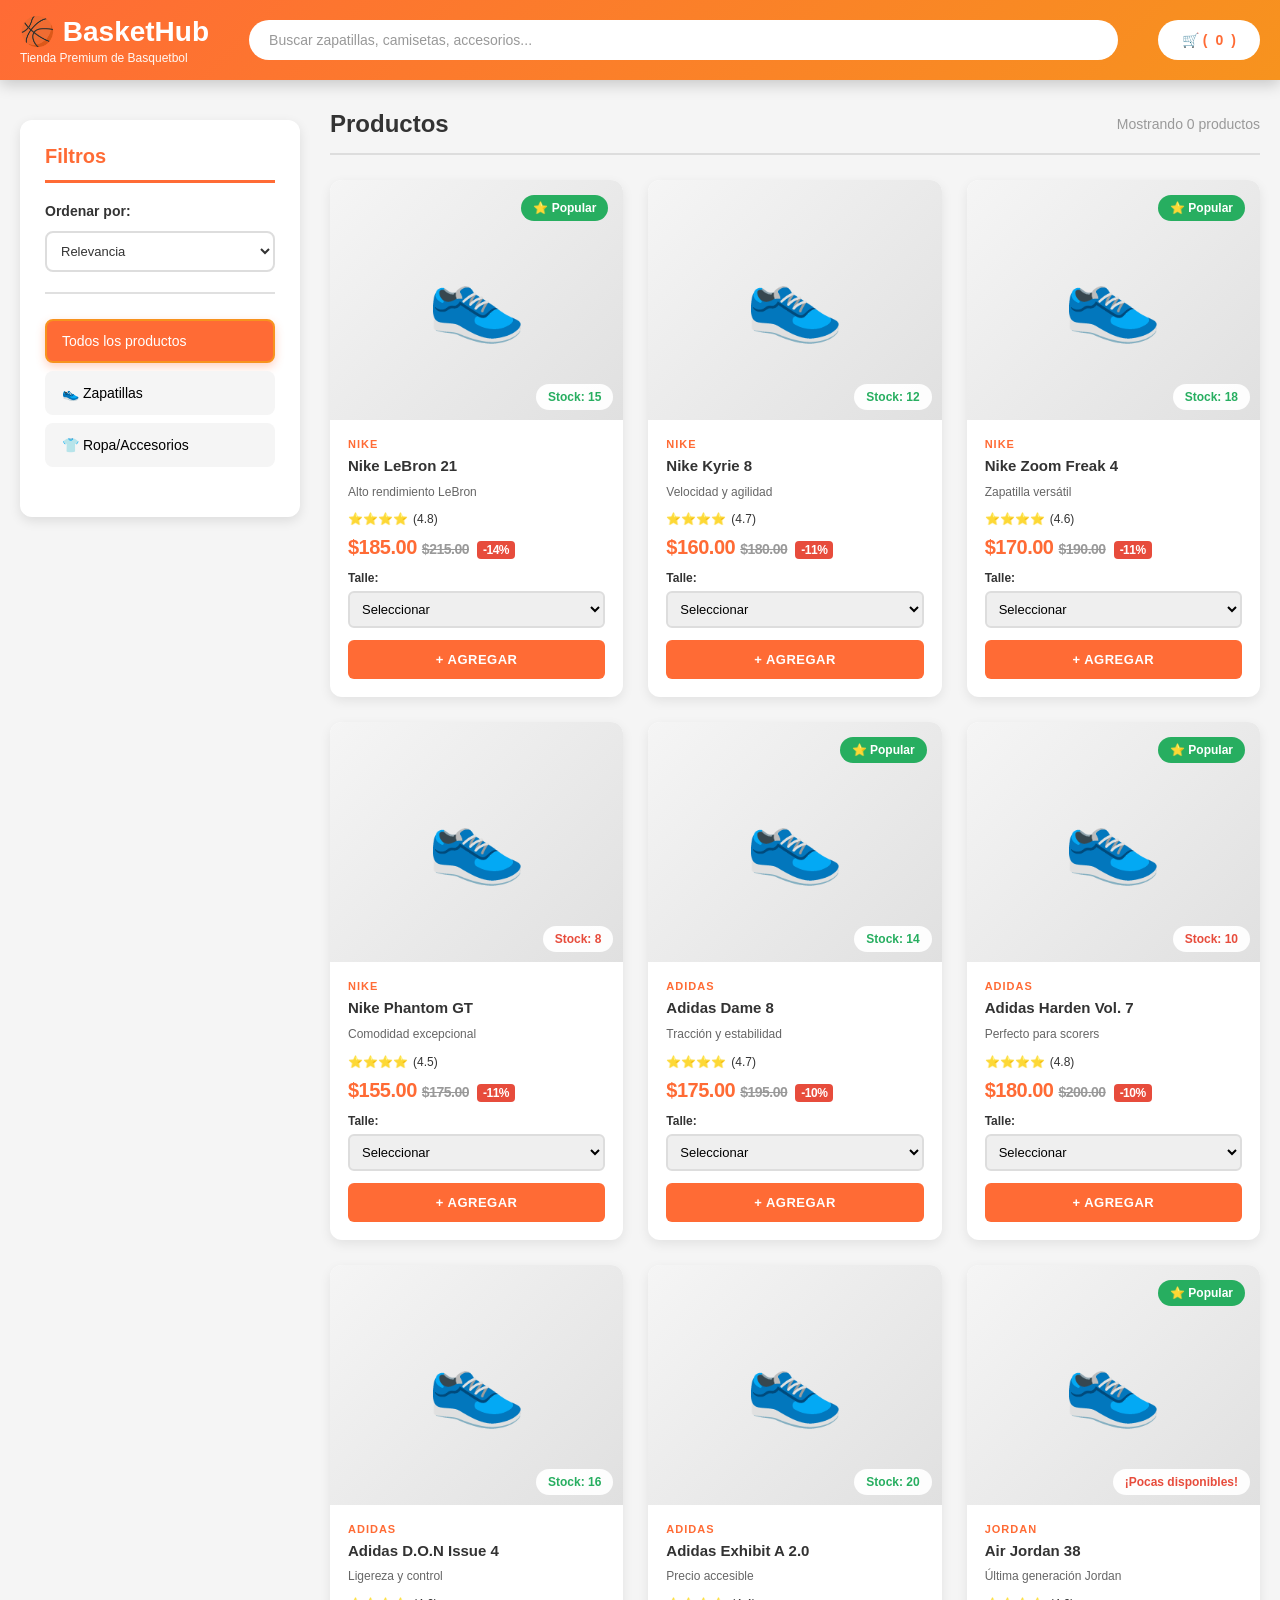
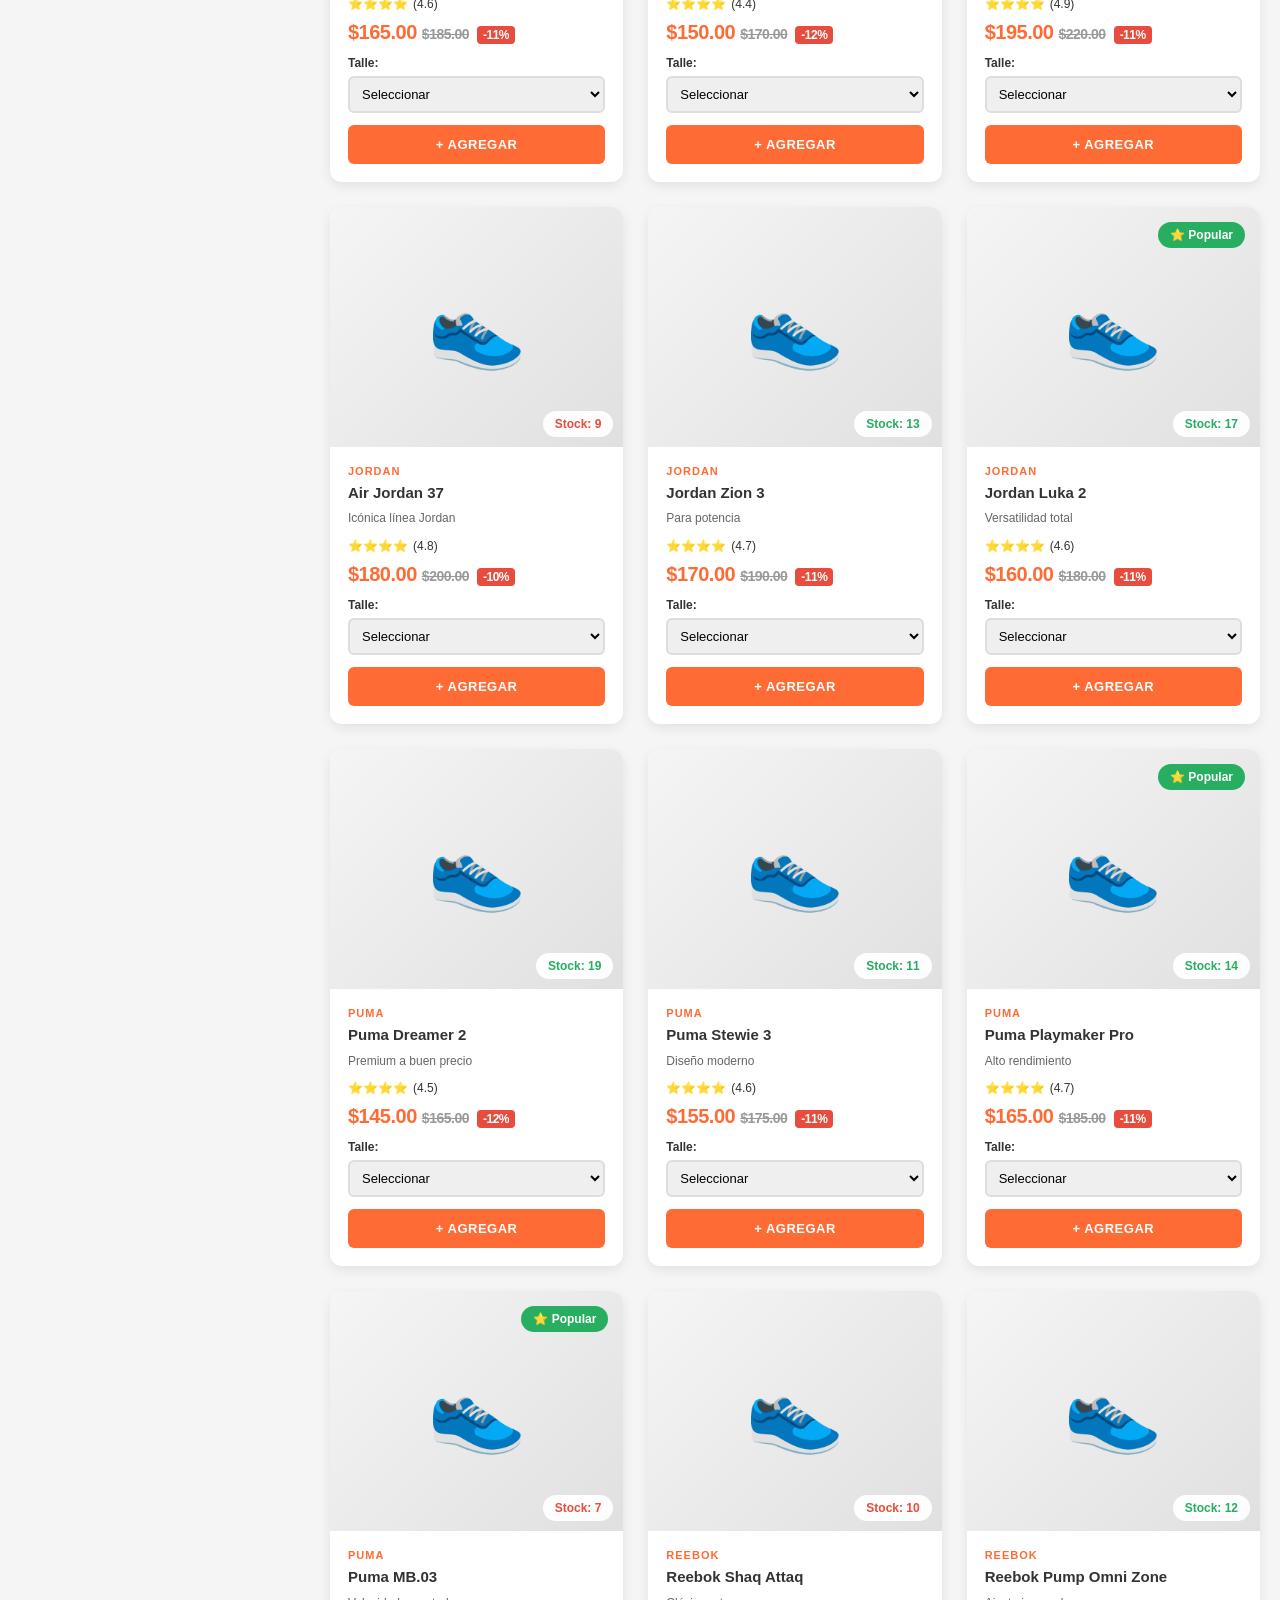
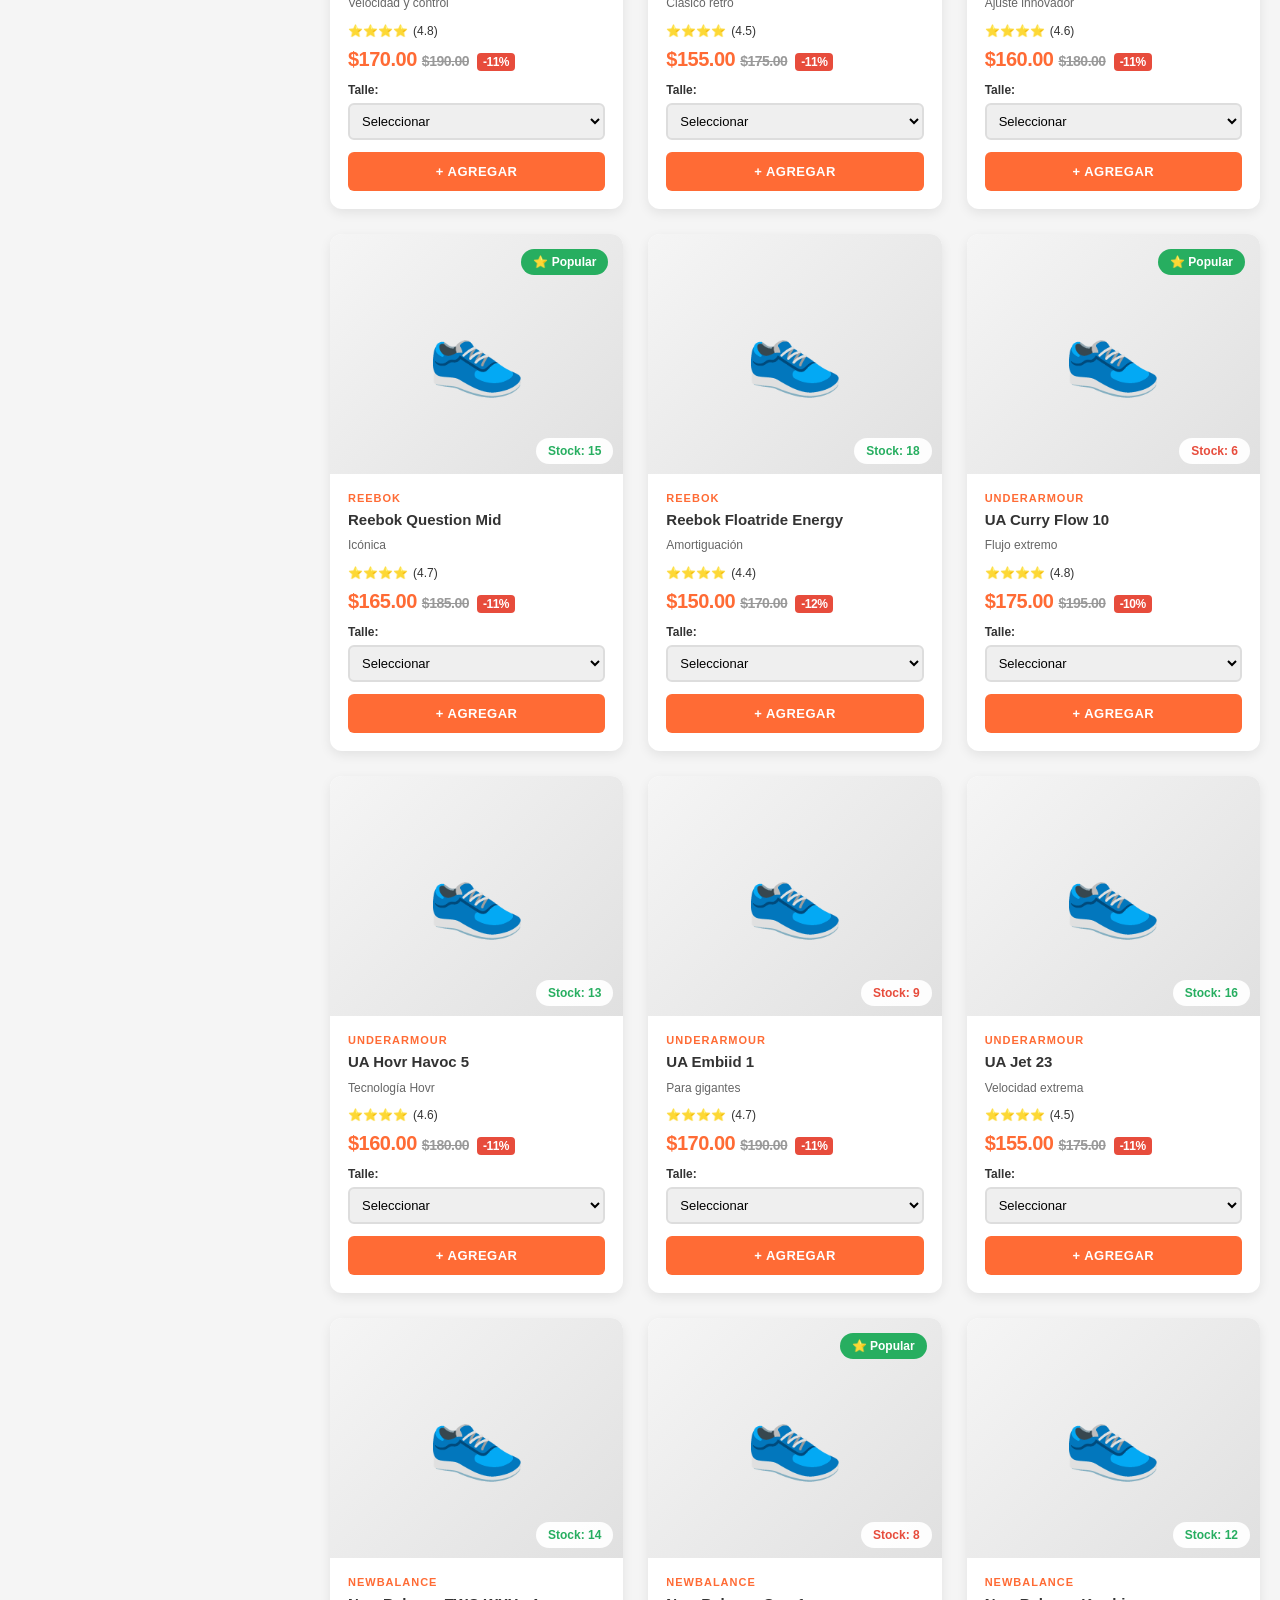
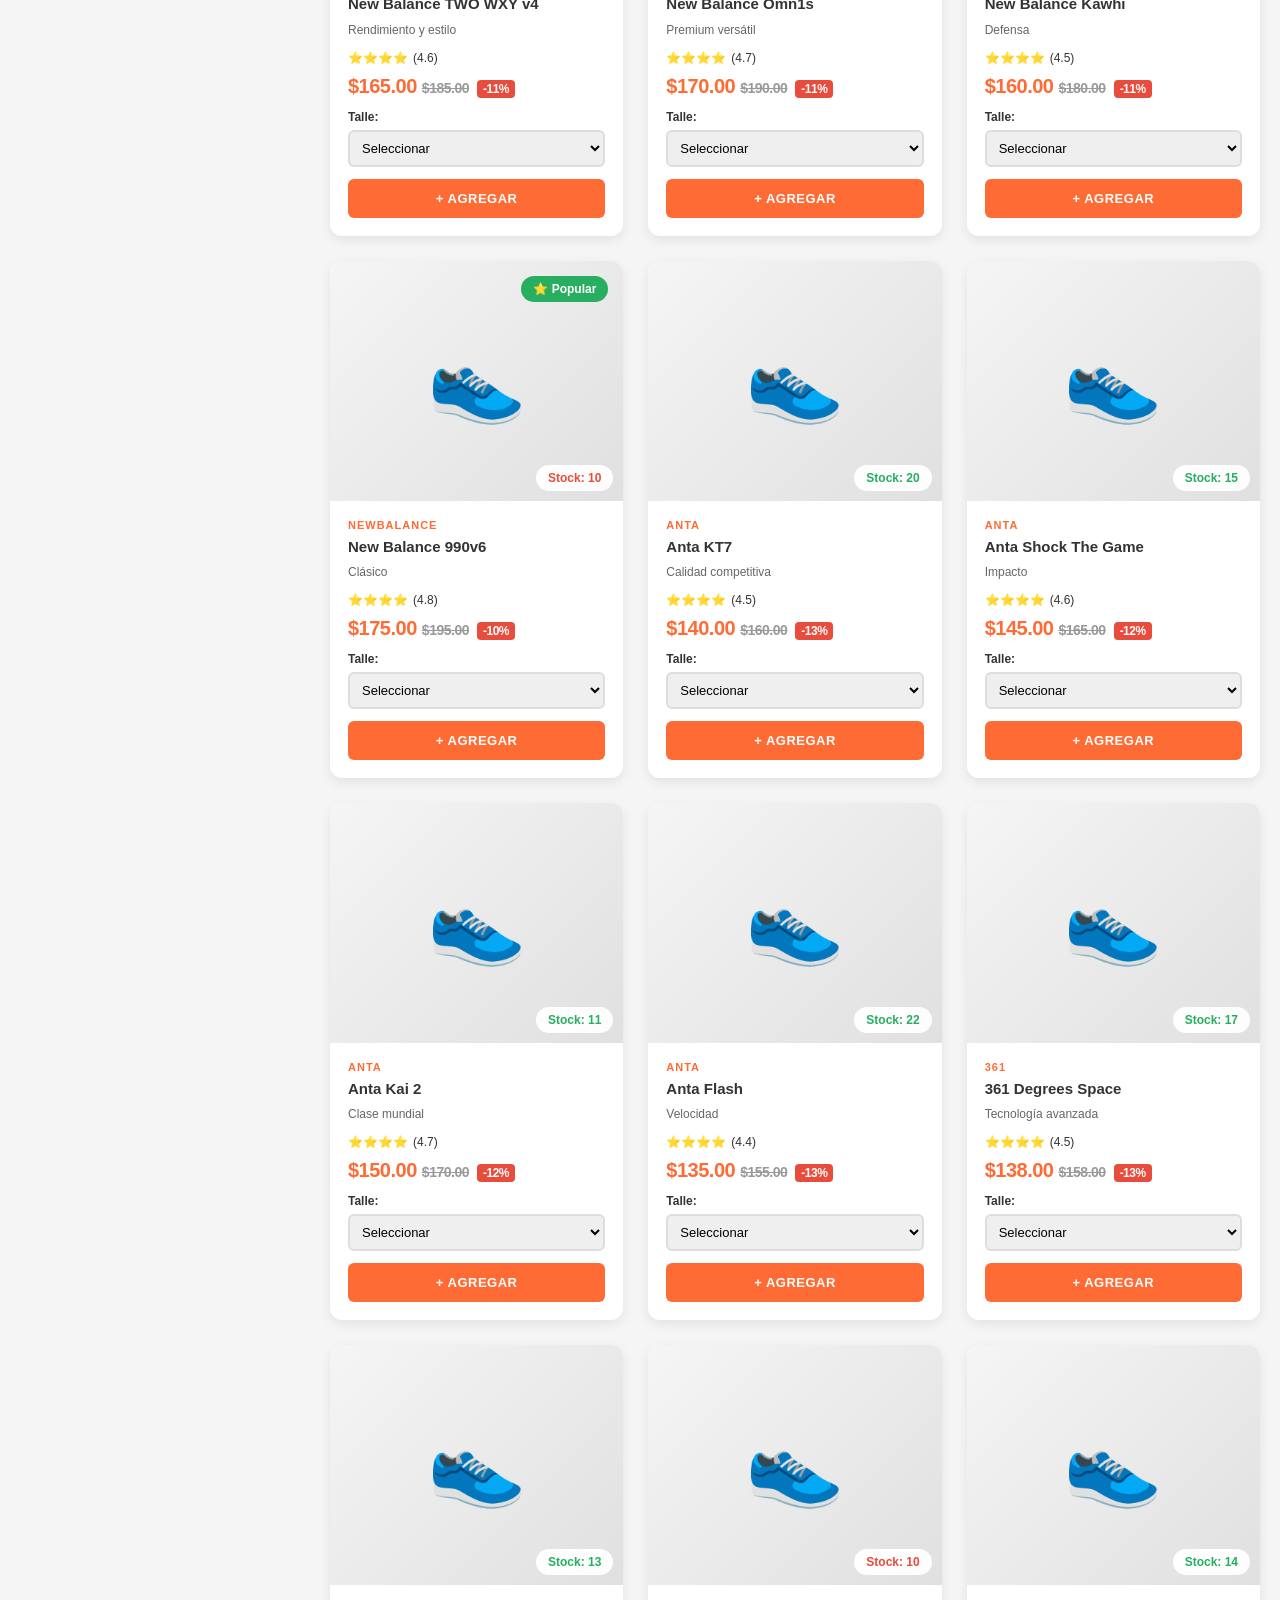
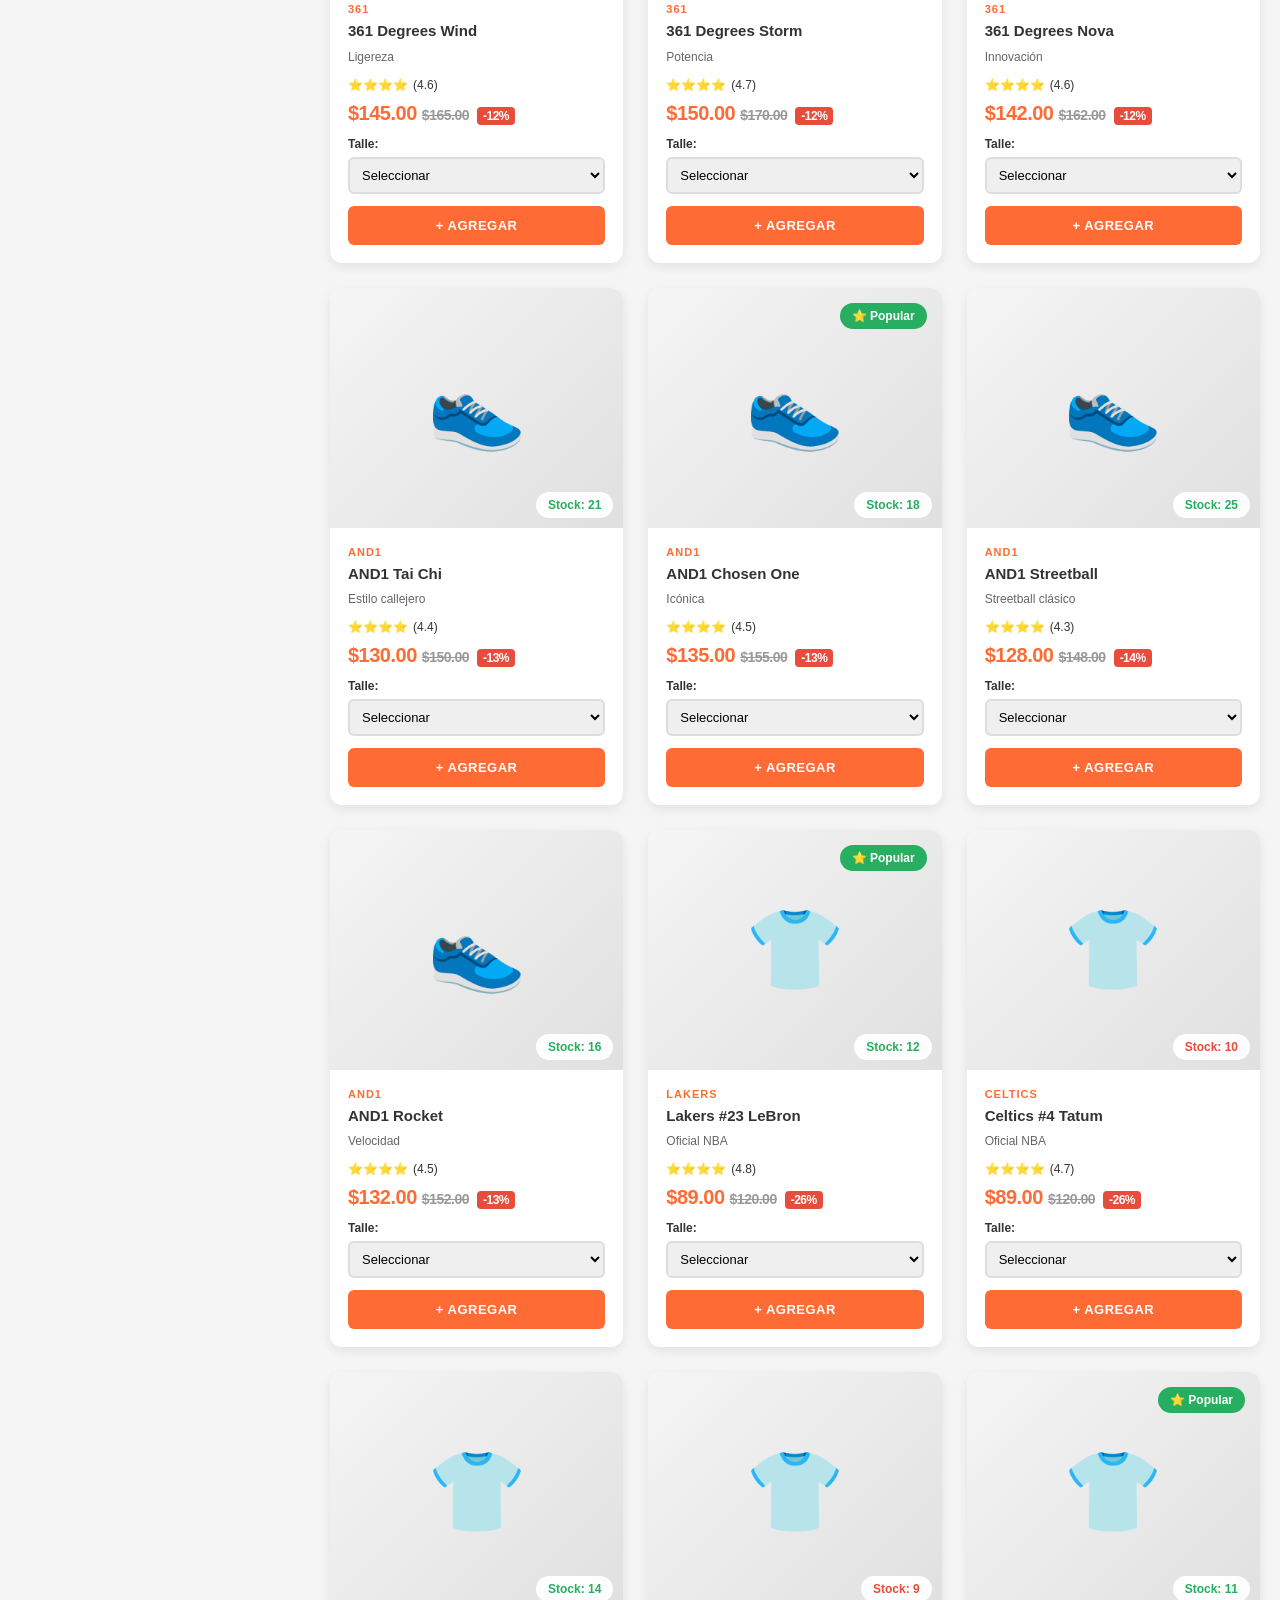
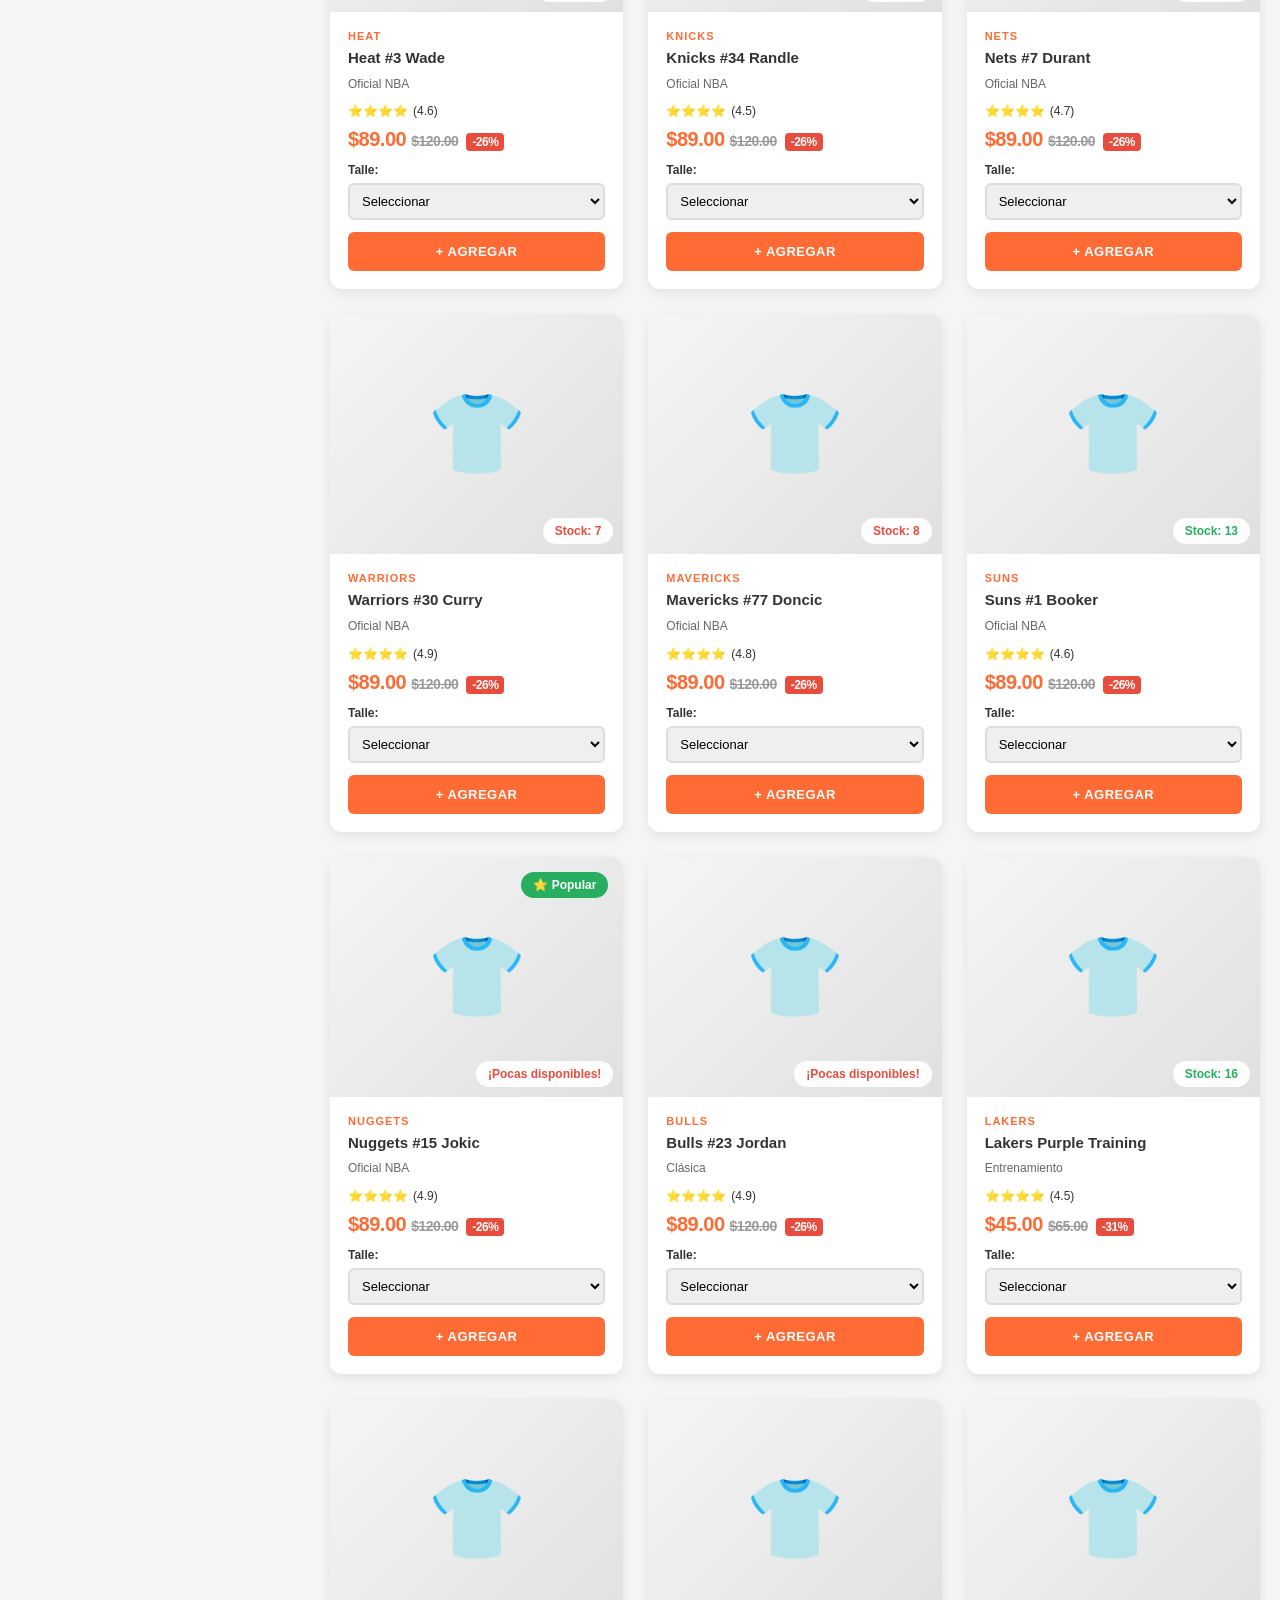
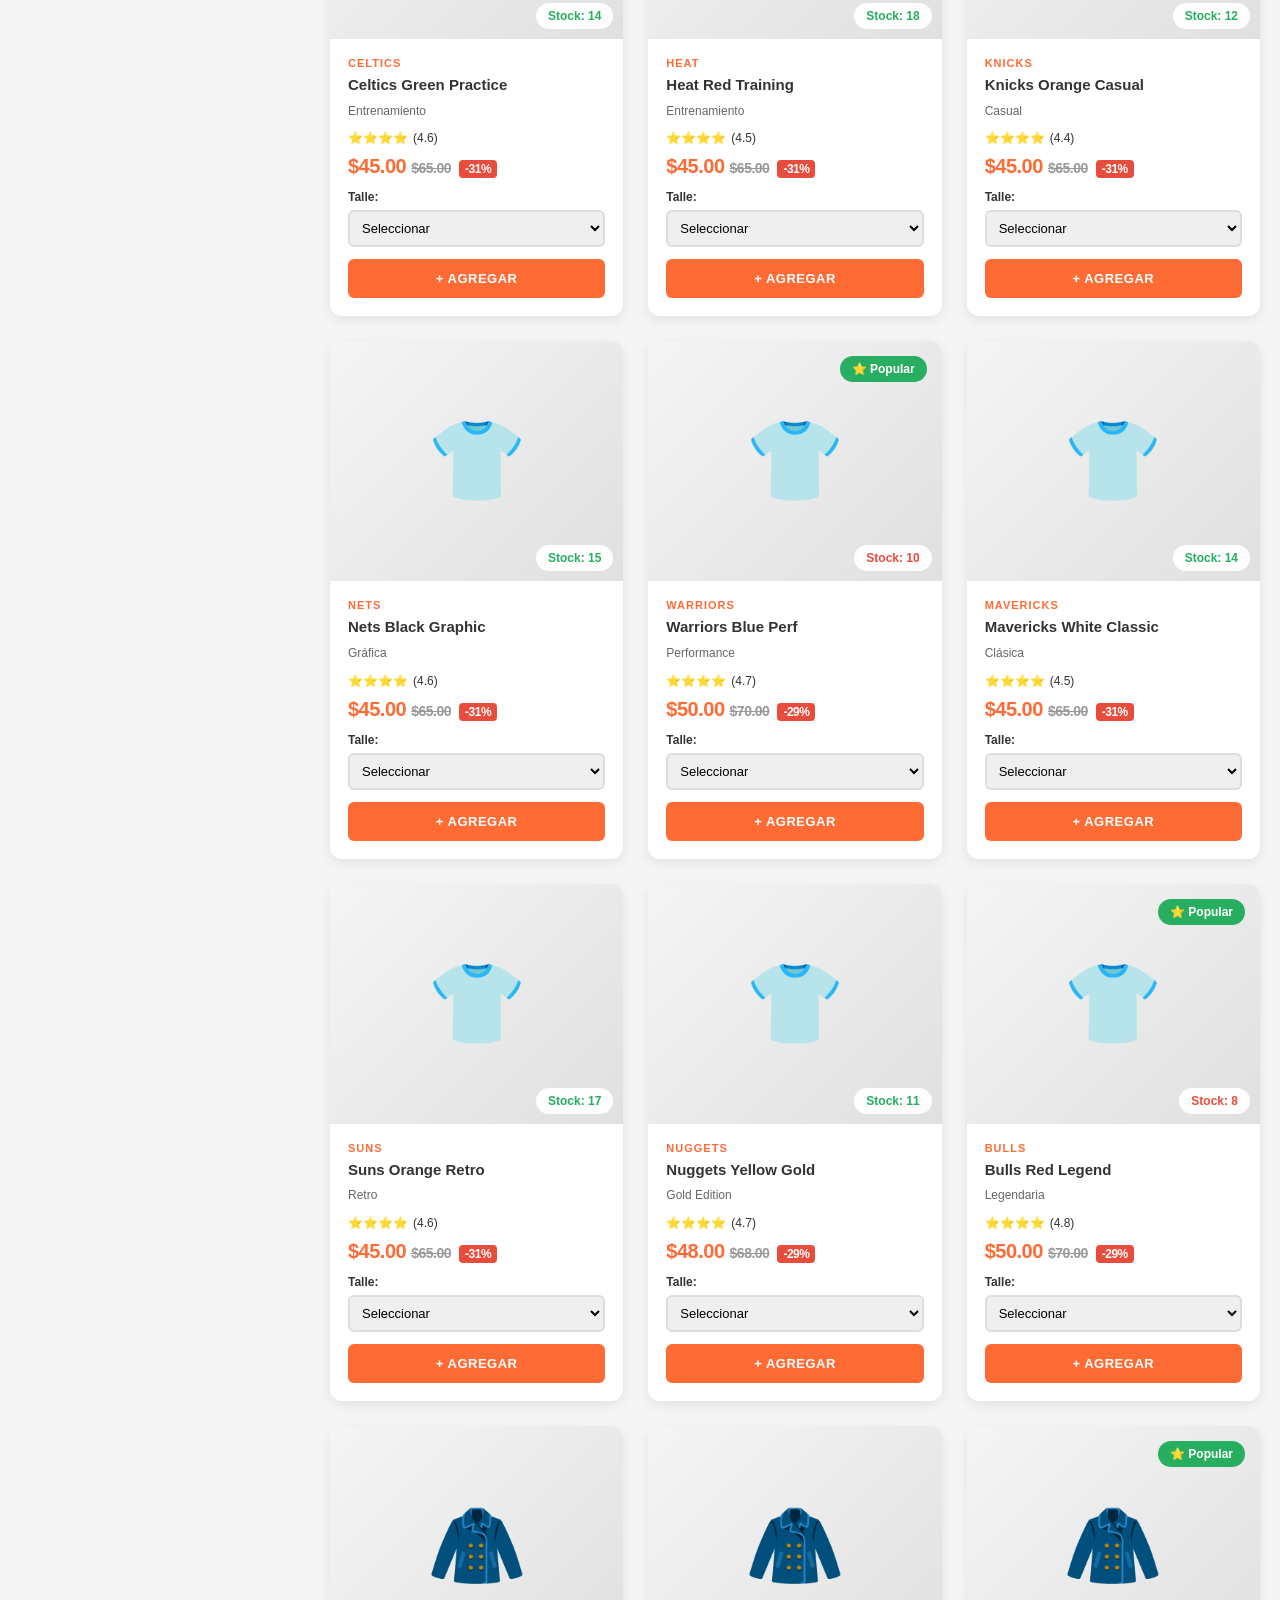
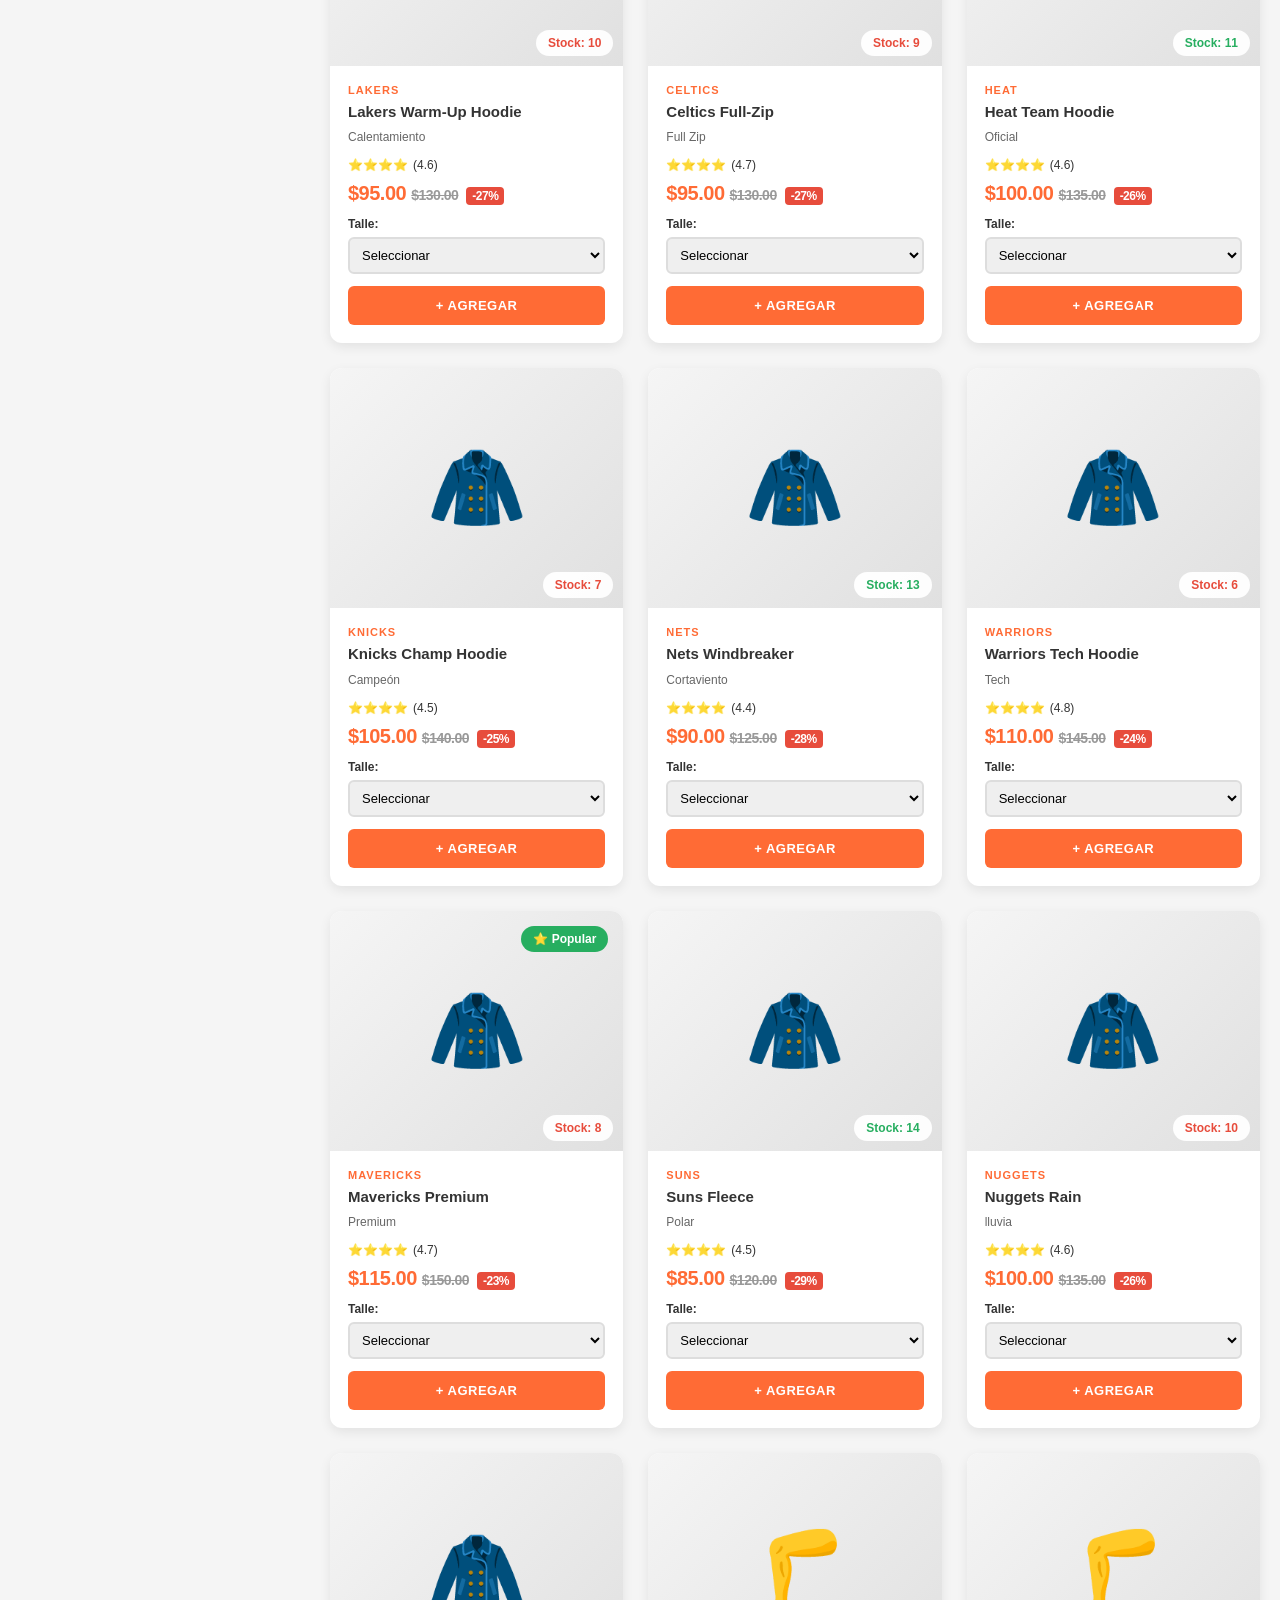
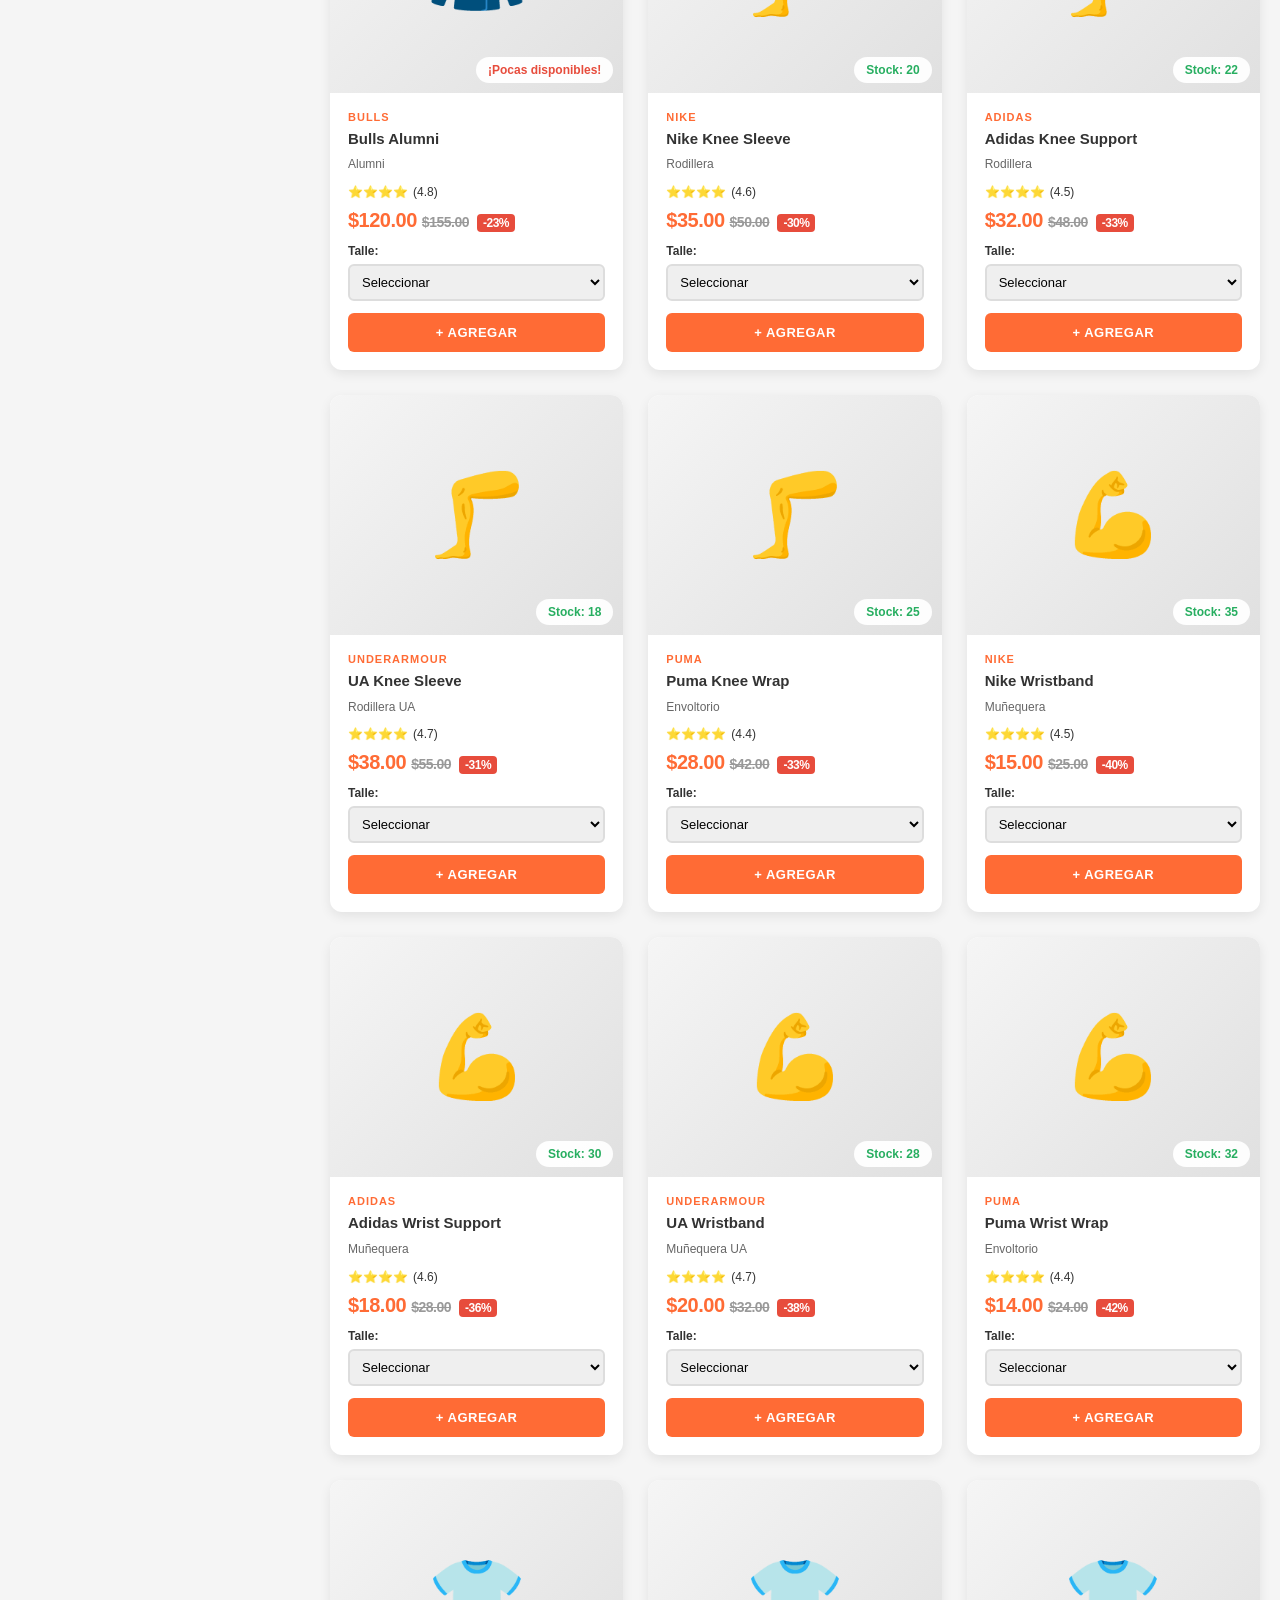
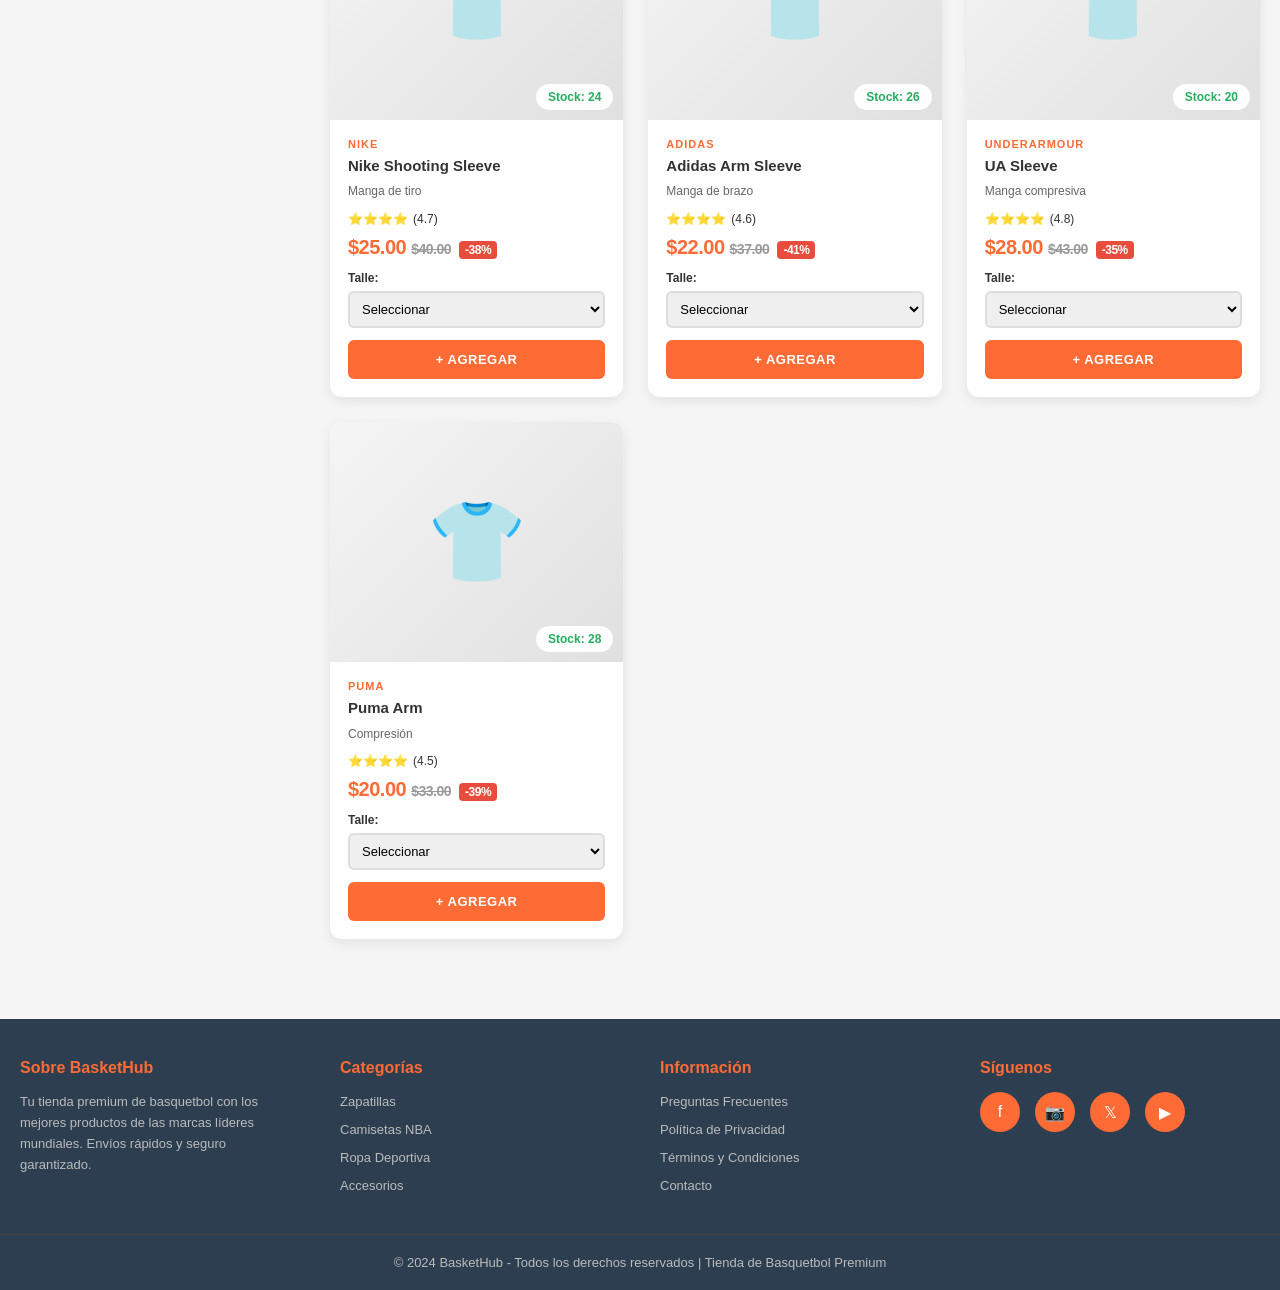
<file: index.html>
<!DOCTYPE html>
<html lang="es">
<head>
    <meta charset="UTF-8">
    <meta name="viewport" content="width=device-width, initial-scale=1.0">
    <title>BasketHub - Tienda Premium de Basquetbol</title>
    <style>
        * {
            margin: 0;
            padding: 0;
            box-sizing: border-box;
        }

        body {
            font-family: 'Segoe UI', Tahoma, Geneva, Verdana, sans-serif;
            background-color: #f5f5f5;
            color: #333;
        }

        .container-main {
            width: 100%;
            min-height: 100vh;
            display: flex;
            flex-direction: column;
        }

        /* Header */
        .header {
            background: linear-gradient(135deg, #ff6b35 0%, #f7931e 100%);
            color: white;
            padding: 15px 0;
            box-shadow: 0 4px 15px rgba(0, 0, 0, 0.2);
            position: sticky;
            top: 0;
            z-index: 100;
        }

        .header-content {
            max-width: 1400px;
            margin: 0 auto;
            padding: 0 20px;
            display: flex;
            justify-content: space-between;
            align-items: center;
        }

        .logo h1 {
            font-size: 28px;
            margin-bottom: 3px;
            font-weight: 800;
        }

        .logo p {
            font-size: 12px;
            opacity: 0.95;
            font-weight: 500;
        }

        .search-container {
            flex: 1;
            margin: 0 40px;
        }

        .search-input {
            width: 100%;
            padding: 12px 20px;
            border: none;
            border-radius: 25px;
            background-color: white;
            color: #333;
            font-size: 14px;
            transition: all 0.3s ease;
        }

        .search-input:focus {
            outline: none;
            box-shadow: 0 0 10px rgba(255, 255, 255, 0.3);
            transform: scale(1.02);
        }

        .search-input::placeholder {
            color: #999;
        }

        .header-actions {
            display: flex;
            gap: 20px;
            align-items: center;
        }

        .cart-btn, .menu-toggle {
            background-color: #fff;
            color: #ff6b35;
            border: none;
            padding: 12px 24px;
            font-size: 14px;
            font-weight: bold;
            border-radius: 25px;
            cursor: pointer;
            transition: all 0.3s ease;
            display: flex;
            align-items: center;
            gap: 8px;
        }

        .cart-btn:hover, .menu-toggle:hover {
            transform: scale(1.05);
            box-shadow: 0 4px 15px rgba(0, 0, 0, 0.2);
        }

        .menu-toggle {
            display: none;
        }

        /* Content Wrapper */
        .content-wrapper {
            max-width: 1400px;
            margin: 0 auto;
            padding: 30px 20px;
            display: flex;
            gap: 30px;
            flex: 1;
            width: 100%;
        }

        /* Sidebar */
        .sidebar {
            width: 280px;
            background: white;
            padding: 25px;
            border-radius: 12px;
            box-shadow: 0 4px 12px rgba(0, 0, 0, 0.1);
            height: fit-content;
            position: sticky;
            top: 120px;
        }

        .sidebar h2 {
            color: #ff6b35;
            margin-bottom: 20px;
            font-size: 20px;
            border-bottom: 3px solid #ff6b35;
            padding-bottom: 12px;
        }

        .filter-group {
            margin-bottom: 25px;
        }

        .sort-section {
            margin-bottom: 25px;
            padding-bottom: 20px;
            border-bottom: 2px solid #e0e0e0;
        }

        .sort-section h3 {
            color: #333;
            font-size: 14px;
            margin-bottom: 12px;
            font-weight: 600;
        }

        .sort-select {
            width: 100%;
            padding: 10px;
            border: 2px solid #ddd;
            border-radius: 8px;
            cursor: pointer;
            background-color: white;
            color: #333;
            font-size: 13px;
        }

        .sort-select:hover {
            border-color: #ff6b35;
        }

        .filter-btn {
            display: block;
            width: 100%;
            padding: 12px 15px;
            margin-bottom: 8px;
            background-color: #f5f5f5;
            border: 2px solid transparent;
            border-radius: 8px;
            cursor: pointer;
            font-size: 14px;
            font-weight: 500;
            transition: all 0.3s ease;
            text-align: left;
        }

        .filter-btn:hover {
            background-color: #ffe6d5;
            border-color: #ff6b35;
        }

        .filter-btn.active {
            background-color: #ff6b35;
            color: white;
            border-color: #f7931e;
            box-shadow: 0 4px 10px rgba(255, 107, 53, 0.3);
        }

        .filter-section {
            margin-top: 20px;
            padding-top: 20px;
            border-top: 2px solid #e0e0e0;
        }

        .filter-section.hidden {
            display: none;
        }

        .filter-section h3 {
            color: #333;
            font-size: 14px;
            margin-bottom: 15px;
            font-weight: 600;
        }

        .checkbox-group {
            display: flex;
            flex-direction: column;
            gap: 10px;
        }

        .checkbox-group label {
            display: flex;
            align-items: center;
            cursor: pointer;
            font-size: 13px;
            transition: all 0.2s ease;
        }

        .checkbox-group label:hover {
            color: #ff6b35;
        }

        .checkbox-group input[type="checkbox"] {
            margin-right: 8px;
            cursor: pointer;
            accent-color: #ff6b35;
            width: 18px;
            height: 18px;
        }

        .filter-select {
            width: 100%;
            padding: 10px;
            border: 2px solid #ddd;
            border-radius: 8px;
            font-size: 13px;
            cursor: pointer;
            background-color: white;
        }

        .filter-select:hover {
            border-color: #ff6b35;
        }

        .price-slider {
            width: 100%;
            cursor: pointer;
            accent-color: #ff6b35;
        }

        .price-info {
            display: flex;
            justify-content: space-between;
            margin-top: 10px;
            font-size: 13px;
        }

        .price-min, .price-max {
            font-weight: 600;
            color: #ff6b35;
        }

        #priceValue {
            color: #ff6b35;
            font-weight: bold;
        }

        /* Products Container */
        .products-container {
            flex: 1;
        }

        .products-header {
            display: flex;
            justify-content: space-between;
            align-items: center;
            margin-bottom: 25px;
            padding-bottom: 15px;
            border-bottom: 2px solid #ddd;
        }

        .products-header h2 {
            color: #333;
            font-size: 24px;
        }

        .results-count {
            color: #999;
            font-size: 14px;
        }

        .products-grid {
            display: grid;
            grid-template-columns: repeat(auto-fill, minmax(240px, 1fr));
            gap: 25px;
        }

        /* Product Card */
        .product-card {
            background: white;
            border-radius: 12px;
            overflow: hidden;
            box-shadow: 0 4px 12px rgba(0, 0, 0, 0.08);
            transition: all 0.3s ease;
            cursor: pointer;
            display: flex;
            flex-direction: column;
            position: relative;
        }

        .product-card:hover {
            transform: translateY(-8px);
            box-shadow: 0 12px 28px rgba(0, 0, 0, 0.15);
        }

        .product-badge {
            position: absolute;
            top: 15px;
            right: 15px;
            background-color: #ff6b35;
            color: white;
            padding: 6px 12px;
            border-radius: 20px;
            font-size: 12px;
            font-weight: bold;
            z-index: 10;
        }

        .product-badge.popular {
            background-color: #27ae60;
        }

        .product-image {
            width: 100%;
            height: 240px;
            background: linear-gradient(135deg, #f5f5f5 0%, #e0e0e0 100%);
            display: flex;
            align-items: center;
            justify-content: center;
            font-size: 80px;
            overflow: hidden;
            position: relative;
        }

        .product-image img {
            width: 100%;
            height: 100%;
            object-fit: cover;
        }

        .stock-indicator {
            position: absolute;
            bottom: 10px;
            right: 10px;
            background-color: rgba(255, 255, 255, 0.95);
            padding: 6px 12px;
            border-radius: 20px;
            font-size: 12px;
            font-weight: 600;
            color: #27ae60;
        }

        .stock-indicator.low {
            color: #e74c3c;
        }

        .product-info {
            padding: 18px;
            flex: 1;
            display: flex;
            flex-direction: column;
        }

        .product-brand {
            color: #ff6b35;
            font-size: 11px;
            font-weight: 800;
            text-transform: uppercase;
            margin-bottom: 6px;
            letter-spacing: 1px;
        }

        .product-name {
            font-size: 15px;
            font-weight: 700;
            margin-bottom: 8px;
            color: #333;
            line-height: 1.3;
        }

        .product-details {
            font-size: 12px;
            color: #666;
            margin-bottom: 12px;
            line-height: 1.4;
        }

        .product-rating {
            display: flex;
            align-items: center;
            gap: 5px;
            margin-bottom: 10px;
            font-size: 12px;
        }

        .stars {
            color: #ffc107;
        }

        .product-price {
            color: #ff6b35;
            font-size: 20px;
            font-weight: 800;
            margin-bottom: 12px;
            letter-spacing: -0.5px;
        }

        .price-original {
            text-decoration: line-through;
            color: #999;
            font-size: 14px;
            margin-right: 8px;
        }

        .discount {
            background-color: #e74c3c;
            color: white;
            padding: 2px 6px;
            border-radius: 4px;
            font-size: 12px;
            font-weight: bold;
        }

        .size-selector {
            margin-bottom: 12px;
        }

        .size-selector label {
            font-size: 12px;
            font-weight: 600;
            color: #333;
            margin-bottom: 6px;
            display: block;
        }

        .size-selector select {
            width: 100%;
            padding: 8px;
            border: 2px solid #ddd;
            border-radius: 6px;
            font-size: 13px;
            cursor: pointer;
            transition: all 0.2s ease;
        }

        .size-selector select:hover {
            border-color: #ff6b35;
        }

        .size-selector select:focus {
            outline: none;
            border-color: #ff6b35;
            box-shadow: 0 0 5px rgba(255, 107, 53, 0.3);
        }

        .add-to-cart-btn {
            background-color: #ff6b35;
            color: white;
            border: none;
            padding: 12px;
            border-radius: 6px;
            cursor: pointer;
            font-weight: bold;
            font-size: 13px;
            transition: all 0.3s ease;
            margin-top: auto;
            text-transform: uppercase;
            letter-spacing: 0.5px;
        }

        .add-to-cart-btn:hover {
            background-color: #f7931e;
            transform: scale(1.02);
            box-shadow: 0 6px 12px rgba(255, 107, 53, 0.3);
        }

        .add-to-cart-btn:active {
            transform: scale(0.98);
        }

        /* Modal */
        .modal {
            display: none;
            position: fixed;
            z-index: 1000;
            left: 0;
            top: 0;
            width: 100%;
            height: 100%;
            background-color: rgba(0, 0, 0, 0.6);
            animation: fadeIn 0.3s ease;
        }

        .modal.hidden {
            display: none !important;
        }

        .modal:not(.hidden) {
            display: flex;
            align-items: center;
            justify-content: center;
        }

        @keyframes fadeIn {
            from {
                opacity: 0;
            }
            to {
                opacity: 1;
            }
        }

        .modal-content {
            background-color: white;
            padding: 35px;
            border-radius: 15px;
            box-shadow: 0 10px 40px rgba(0, 0, 0, 0.3);
            max-width: 550px;
            width: 90%;
            max-height: 85vh;
            overflow-y: auto;
            animation: slideUp 0.3s ease;
            position: relative;
        }

        .checkout-modal {
            max-width: 650px;
        }

        @keyframes slideUp {
            from {
                transform: translateY(50px);
                opacity: 0;
            }
            to {
                transform: translateY(0);
                opacity: 1;
            }
        }

        .close-btn {
            position: absolute;
            top: 20px;
            right: 20px;
            font-size: 28px;
            font-weight: bold;
            cursor: pointer;
            color: #999;
            transition: color 0.3s ease;
            background: none;
            border: none;
            width: 30px;
            height: 30px;
            display: flex;
            align-items: center;
            justify-content: center;
        }

        .close-btn:hover {
            color: #ff6b35;
        }

        .modal h2 {
            color: #ff6b35;
            margin-bottom: 25px;
            margin-top: 0;
            font-size: 26px;
        }

        /* Cart Items */
        .cart-items {
            min-height: 150px;
            margin-bottom: 25px;
        }

        .cart-item {
            display: flex;
            justify-content: space-between;
            align-items: flex-start;
            padding: 18px;
            border-bottom: 1px solid #e0e0e0;
            background-color: #f9f9f9;
            margin-bottom: 12px;
            border-radius: 8px;
            transition: all 0.2s ease;
        }

        .cart-item:hover {
            background-color: #f0f0f0;
        }

        .cart-item-info {
            flex: 1;
        }

        .cart-item-name {
            font-weight: 700;
            font-size: 15px;
            margin-bottom: 6px;
            color: #333;
        }

        .cart-item-details {
            font-size: 12px;
            color: #666;
            margin-bottom: 8px;
            line-height: 1.4;
        }

        .cart-item-quantity {
            display: flex;
            align-items: center;
            gap: 8px;
            margin-bottom: 8px;
            background-color: white;
            width: fit-content;
            padding: 4px;
            border-radius: 6px;
        }

        .cart-item-quantity button {
            background-color: #ff6b35;
            color: white;
            border: none;
            width: 28px;
            height: 28px;
            border-radius: 4px;
            cursor: pointer;
            font-size: 14px;
            font-weight: bold;
            transition: all 0.2s ease;
        }

        .cart-item-quantity button:hover {
            background-color: #f7931e;
            transform: scale(1.1);
        }

        .cart-item-quantity input {
            width: 45px;
            text-align: center;
            border: 1px solid #ddd;
            border-radius: 4px;
            padding: 4px;
            font-weight: 600;
        }

        .cart-item-actions {
            display: flex;
            flex-direction: column;
            align-items: flex-end;
            gap: 8px;
        }

        .cart-item-price {
            font-weight: 800;
            color: #ff6b35;
            font-size: 16px;
        }

        .remove-btn {
            background-color: #e74c3c;
            color: white;
            border: none;
            padding: 6px 14px;
            border-radius: 5px;
            cursor: pointer;
            font-size: 12px;
            font-weight: bold;
            transition: all 0.2s ease;
        }

        .remove-btn:hover {
            background-color: #c0392b;
            transform: scale(1.05);
        }

        .empty-cart {
            text-align: center;
            padding: 50px 20px;
            color: #999;
        }

        .empty-cart p {
            font-size: 20px;
            margin-bottom: 20px;
            font-weight: 600;
        }

        /* Cart Summary */
        .cart-summary {
            background-color: #f9f9f9;
            padding: 20px;
            border-radius: 8px;
            margin-top: 20px;
        }

        .summary-row {
            display: flex;
            justify-content: space-between;
            margin-bottom: 12px;
            font-size: 14px;
        }

        .summary-row.total {
            border-top: 2px solid #ddd;
            padding-top: 12px;
            font-size: 18px;
            font-weight: 800;
            color: #ff6b35;
        }

        .checkout-btn, .continue-shopping-btn {
            border: none;
            padding: 14px;
            border-radius: 6px;
            cursor: pointer;
            font-size: 15px;
            font-weight: bold;
            width: 100%;
            margin-top: 12px;
            transition: all 0.3s ease;
            text-transform: uppercase;
            letter-spacing: 0.5px;
        }

        .checkout-btn {
            background-color: #27ae60;
            color: white;
        }

        .checkout-btn:hover {
            background-color: #229954;
            transform: scale(1.02);
            box-shadow: 0 6px 12px rgba(39, 174, 96, 0.3);
        }

        .continue-shopping-btn {
            background-color: #f0f0f0;
            color: #333;
        }

        .continue-shopping-btn:hover {
            background-color: #ddd;
        }

        /* Form Styles */
        .form-group {
            margin-bottom: 18px;
        }

        .form-group label {
            display: block;
            margin-bottom: 7px;
            font-weight: 700;
            color: #333;
            font-size: 14px;
        }

        .form-group input,
        .form-group select {
            width: 100%;
            padding: 12px;
            border: 2px solid #ddd;
            border-radius: 6px;
            font-size: 14px;
            transition: all 0.2s ease;
        }

        .form-group input:hover,
        .form-group select:hover {
            border-color: #ff6b35;
        }

        .form-group input:focus,
        .form-group select:focus {
            outline: none;
            border-color: #ff6b35;
            box-shadow: 0 0 8px rgba(255, 107, 53, 0.2);
        }

        .form-row {
            display: grid;
            grid-template-columns: 1fr 1fr;
            gap: 15px;
        }

        .form-row-three {
            display: grid;
            grid-template-columns: 2fr 1fr 1fr;
            gap: 15px;
        }

        .required {
            color: #e74c3c;
            margin-left: 3px;
        }

        .submit-btn {
            background-color: #27ae60;
            color: white;
            border: none;
            padding: 14px;
            border-radius: 6px;
            cursor: pointer;
            font-size: 15px;
            font-weight: bold;
            width: 100%;
            margin-top: 15px;
            transition: all 0.3s ease;
            text-transform: uppercase;
            letter-spacing: 0.5px;
        }

        .submit-btn:hover {
            background-color: #229954;
            transform: scale(1.02);
            box-shadow: 0 6px 12px rgba(39, 174, 96, 0.3);
        }

        .success-message {
            background-color: #d4edda;
            color: #155724;
            padding: 15px;
            border-radius: 6px;
            text-align: center;
            margin-bottom: 20px;
            border-left: 4px solid #27ae60;
        }

        /* Footer */
        footer {
            background-color: #2c3e50;
            color: white;
            padding: 40px 0 20px;
            margin-top: 50px;
        }

        .footer-content {
            max-width: 1400px;
            margin: 0 auto;
            padding: 0 20px;
            display: grid;
            grid-template-columns: repeat(auto-fit, minmax(250px, 1fr));
            gap: 40px;
            margin-bottom: 30px;
        }

        .footer-section h3 {
            color: #ff6b35;
            margin-bottom: 15px;
            font-size: 16px;
        }

        .footer-section ul {
            list-style: none;
        }

        .footer-section ul li {
            margin-bottom: 10px;
        }

        .footer-section ul li a {
            color: #bbb;
            text-decoration: none;
            font-size: 13px;
            transition: all 0.2s ease;
        }

        .footer-section ul li a:hover {
            color: #ff6b35;
        }

        .social-links {
            display: flex;
            gap: 15px;
        }

        .social-links a {
            display: inline-flex;
            align-items: center;
            justify-content: center;
            width: 40px;
            height: 40px;
            background-color: #ff6b35;
            color: white;
            border-radius: 50%;
            text-decoration: none;
            transition: all 0.2s ease;
        }

        .social-links a:hover {
            background-color: #f7931e;
            transform: scale(1.15);
        }

        .footer-bottom {
            text-align: center;
            padding-top: 20px;
            border-top: 1px solid #444;
            color: #bbb;
            font-size: 13px;
        }

        /* Back to top button */
        .back-to-top {
            position: fixed;
            bottom: 30px;
            right: 30px;
            background-color: #ff6b35;
            color: white;
            width: 50px;
            height: 50px;
            border-radius: 50%;
            display: none;
            align-items: center;
            justify-content: center;
            cursor: pointer;
            z-index: 999;
            transition: all 0.3s ease;
            box-shadow: 0 4px 12px rgba(0, 0, 0, 0.2);
            font-size: 20px;
            border: none;
        }

        .back-to-top.show {
            display: flex;
        }

        .back-to-top:hover {
            background-color: #f7931e;
            transform: scale(1.1);
        }

        /* Responsive */
        @media (max-width: 1024px) {
            .search-container {
                margin: 0 20px;
            }

            .products-grid {
                grid-template-columns: repeat(auto-fill, minmax(200px, 1fr));
            }
        }

        @media (max-width: 768px) {
            .content-wrapper {
                flex-direction: column;
                padding: 20px 15px;
            }

            .sidebar {
                width: 100%;
                position: relative;
                top: 0;
                max-height: 400px;
                overflow-y: auto;
            }

            .products-grid {
                grid-template-columns: repeat(auto-fill, minmax(160px, 1fr));
                gap: 15px;
            }

            .header-content {
                flex-wrap: wrap;
                gap: 10px;
            }

            .logo h1 {
                font-size: 24px;
            }

            .search-container {
                margin: 10px 0;
                order: 3;
                flex-basis: 100%;
            }

            .header-actions {
                order: 2;
            }

            .menu-toggle {
                display: flex;
            }

            .form-row, .form-row-three {
                grid-template-columns: 1fr;
            }

            .footer-content {
                grid-template-columns: 1fr;
                gap: 25px;
            }

            .modal-content {
                padding: 25px;
                width: 95%;
            }
        }

        @media (max-width: 480px) {
            .header {
                padding: 10px 0;
            }

            .logo h1 {
                font-size: 20px;
            }

            .logo p {
                display: none;
            }

            .cart-btn {
                padding: 10px 16px;
                font-size: 12px;
            }

            .search-input {
                padding: 10px 15px;
                font-size: 12px;
            }

            .products-grid {
                grid-template-columns: repeat(2, 1fr);
            }

            .sidebar {
                max-height: 300px;
            }

            .back-to-top {
                width: 45px;
                height: 45px;
                bottom: 20px;
                right: 20px;
            }
        }

        @keyframes slideIn {
            from {
                transform: translateX(400px);
                opacity: 0;
            }
            to {
                transform: translateX(0);
                opacity: 1;
            }
        }

        @keyframes slideOut {
            from {
                transform: translateX(0);
                opacity: 1;
            }
            to {
                transform: translateX(400px);
                opacity: 0;
            }
        }
    </style>
</head>
<body>
    <div class="container-main">
        <!-- Header/Navigation -->
        <header class="header">
            <div class="header-content">
                <div class="logo">
                    <h1>🏀 BasketHub</h1>
                    <p>Tienda Premium de Basquetbol</p>
                </div>
                <div class="search-container">
                    <input type="text" class="search-input" id="searchInput" placeholder="Buscar zapatillas, camisetas, accesorios...">
                </div>
                <div class="header-actions">
                    <button class="menu-toggle" id="menuToggle">☰ Menú</button>
                    <button class="cart-btn" id="cartBtn">
                        🛒 (<span id="cartCount">0</span>)
                    </button>
                </div>
            </div>
        </header>

        <!-- Contenedor principal -->
        <div class="content-wrapper">
            <!-- Sidebar de filtros -->
            <aside class="sidebar">
                <h2>Filtros</h2>
                
                <div class="sort-section">
                    <h3>Ordenar por:</h3>
                    <select class="sort-select" id="sortBy">
                        <option value="relevance">Relevancia</option>
                        <option value="price-asc">Precio: Menor a Mayor</option>
                        <option value="price-desc">Precio: Mayor a Menor</option>
                        <option value="newest">Más Nuevos</option>
                        <option value="popular">Más Populares</option>
                    </select>
                </div>

                <div class="filter-group">
                    <button class="filter-btn active" data-category="all">
                        Todos los productos
                    </button>
                    <button class="filter-btn" data-category="zapatillas">
                        👟 Zapatillas
                    </button>
                    <button class="filter-btn" data-category="ropa">
                        👕 Ropa/Accesorios
                    </button>
                </div>

                <!-- Filtros específicos para zapatillas -->
                <div id="zapatillasFilters" class="filter-section hidden">
                    <h3>Marca:</h3>
                    <div class="checkbox-group">
                        <label><input type="checkbox" class="brand-filter" value="Nike"> Nike</label>
                        <label><input type="checkbox" class="brand-filter" value="Adidas"> Adidas</label>
                        <label><input type="checkbox" class="brand-filter" value="Jordan"> Jordan</label>
                        <label><input type="checkbox" class="brand-filter" value="Puma"> Puma</label>
                        <label><input type="checkbox" class="brand-filter" value="Reebok"> Reebok</label>
                        <label><input type="checkbox" class="brand-filter" value="UnderArmour"> Under Armour</label>
                        <label><input type="checkbox" class="brand-filter" value="NewBalance"> New Balance</label>
                        <label><input type="checkbox" class="brand-filter" value="Anta"> Anta</label>
                        <label><input type="checkbox" class="brand-filter" value="361"> 361</label>
                        <label><input type="checkbox" class="brand-filter" value="AND1"> AND1</label>
                    </div>

                    <div class="filter-group" style="margin-top: 20px;">
                        <h3>Talle US:</h3>
                        <select id="sizeFilter" class="filter-select">
                            <option value="">Todos los talles</option>
                            <option value="7.5">7.5</option>
                            <option value="8">8</option>
                            <option value="8.5">8.5</option>
                            <option value="9">9</option>
                            <option value="9.5">9.5</option>
                            <option value="10">10</option>
                            <option value="10.5">10.5</option>
                            <option value="11">11</option>
                            <option value="11.5">11.5</option>
                            <option value="12">12</option>
                        </select>
                    </div>

                    <div class="filter-group" style="margin-top: 20px;">
                        <h3>Rango de precio:</h3>
                        <input type="range" id="priceRange" min="0" max="300" value="300" class="price-slider">
                        <div class="price-info">
                            <span class="price-min">$0</span>
                            <span class="price-max">$<span id="priceValue">300</span></span>
                        </div>
                    </div>
                </div>

                <!-- Filtros específicos para ropa/accesorios -->
                <div id="ropaFilters" class="filter-section hidden">
                    <h3>Tipo:</h3>
                    <div class="checkbox-group">
                        <label><input type="checkbox" class="ropa-type-filter" value="camiseta"> Camisetas NBA</label>
                        <label><input type="checkbox" class="ropa-type-filter" value="remera"> Remeras Manga Corta</label>
                        <label><input type="checkbox" class="ropa-type-filter" value="buzo"> Buzos</label>
                        <label><input type="checkbox" class="ropa-type-filter" value="accesorios"> Accesorios</label>
                    </div>

                    <div class="filter-group" style="margin-top: 20px;">
                        <h3>Talle:</h3>
                        <select id="sizeRopaFilter" class="filter-select">
                            <option value="">Todos los talles</option>
                            <option value="XS">XS</option>
                            <option value="S">S</option>
                            <option value="M">M</option>
                            <option value="L">L</option>
                            <option value="XL">XL</option>
                            <option value="XXL">XXL</option>
                            <option value="XXXL">XXXL</option>
                        </select>
                    </div>
                </div>
            </aside>

            <!-- Grid de productos -->
            <main class="products-container">
                <div class="products-header">
                    <h2>Productos</h2>
                    <span class="results-count">Mostrando <span id="resultsCount">0</span> productos</span>
                </div>
                <div class="products-grid" id="productsGrid">
                    <!-- Los productos se cargarán aquí con JavaScript -->
                </div>
            </main>
        </div>
    </div>

    <!-- Modal del carrito -->
    <div id="cartModal" class="modal hidden">
        <div class="modal-content">
            <button class="close-btn" id="closeCartBtn">&times;</button>
            <h2>🛒 Tu Carrito de Compras</h2>
            <div id="cartItems" class="cart-items">
                <!-- Items del carrito irán aquí -->
            </div>
            <div class="cart-summary">
                <div class="summary-row">
                    <span>Subtotal:</span>
                    <span>$<span id="subtotalPrice">0.00</span></span>
                </div>
                <div class="summary-row">
                    <span>Envío:</span>
                    <span>$<span id="shippingPrice">0.00</span></span>
                </div>
                <div class="summary-row total">
                    <span>Total:</span>
                    <span>$<span id="totalPrice">0.00</span></span>
                </div>
            </div>
            <button class="checkout-btn" id="checkoutBtn">Proceder al Pago</button>
            <button class="continue-shopping-btn" id="continueShoppingBtn">Seguir Comprando</button>
        </div>
    </div>

    <!-- Modal de checkout -->
    <div id="checkoutModal" class="modal hidden">
        <div class="modal-content checkout-modal">
            <button class="close-btn" id="closeCheckoutBtn">&times;</button>
            <h2>💳 Información de Compra</h2>
            <form id="checkoutForm">
                <h3 style="color: #333; margin-top: 0; margin-bottom: 20px; font-size: 16px;">Datos Personales</h3>
                
                <div class="form-row">
                    <div class="form-group">
                        <label for="fullName">Nombre Completo <span class="required">*</span></label>
                        <input type="text" id="fullName" required>
                    </div>
                    <div class="form-group">
                        <label for="email">Email <span class="required">*</span></label>
                        <input type="email" id="email" required>
                    </div>
                </div>

                <div class="form-row">
                    <div class="form-group">
                        <label for="phone">Teléfono <span class="required">*</span></label>
                        <input type="tel" id="phone" required>
                    </div>
                    <div class="form-group">
                        <label for="country">País <span class="required">*</span></label>
                        <input type="text" id="country" value="Argentina" required>
                    </div>
                </div>

                <h3 style="color: #333; margin-top: 25px; margin-bottom: 20px; font-size: 16px;">Dirección de Entrega</h3>

                <div class="form-group">
                    <label for="address">Dirección Completa <span class="required">*</span></label>
                    <input type="text" id="address" placeholder="Ej: Av. Corrientes 1234" required>
                </div>

                <div class="form-row">
                    <div class="form-group">
                        <label for="city">Ciudad <span class="required">*</span></label>
                        <input type="text" id="city" required>
                    </div>
                    <div class="form-group">
                        <label for="state">Provincia <span class="required">*</span></label>
                        <input type="text" id="state" required>
                    </div>
                    <div class="form-group">
                        <label for="postalCode">Código Postal <span class="required">*</span></label>
                        <input type="text" id="postalCode" required>
                    </div>
                </div>

                <h3 style="color: #333; margin-top: 25px; margin-bottom: 20px; font-size: 16px;">Método de Pago</h3>

                <div class="form-group">
                    <label for="paymentMethod">Selecciona tu Método de Pago <span class="required">*</span></label>
                    <select id="paymentMethod" required>
                        <option value="">-- Seleccionar --</option>
                        <option value="credit-card">Tarjeta de Crédito</option>
                        <option value="debit-card">Tarjeta de Débito</option>
                        <option value="transfer">Transferencia Bancaria</option>
                        <option value="cash">Efectivo contra Entrega</option>
                    </select>
                </div>

                <div id="cardDetails">
                    <div class="form-group">
                        <label for="cardNumber">Número de Tarjeta <span class="required">*</span></label>
                        <input type="text" id="cardNumber" placeholder="1234 5678 9012 3456" maxlength="19">
                    </div>

                    <div class="form-row-three">
                        <div class="form-group">
                            <label for="cardName">Nombre en la Tarjeta <span class="required">*</span></label>
                            <input type="text" id="cardName">
                        </div>
                        <div class="form-group">
                            <label for="expiryDate">Vencimiento <span class="required">*</span></label>
                            <input type="text" id="expiryDate" placeholder="MM/AA" maxlength="5">
                        </div>
                        <div class="form-group">
                            <label for="cvv">CVV <span class="required">*</span></label>
                            <input type="text" id="cvv" placeholder="123" maxlength="4">
                        </div>
                    </div>
                </div>

                <div style="background-color: #e8f5e9; padding: 15px; border-radius: 8px; margin: 20px 0; border-left: 4px solid #27ae60;">
                    <strong style="color: #27ae60;">✓ Datos Seguros</strong><br>
                    <small style="color: #555; font-size: 12px;">Tus datos están encriptados y protegidos. No guardamos información de tarjeta.</small>
                </div>

                <button type="submit" class="submit-btn">Completar Compra - $<span id="finalTotal">0.00</span></button>
            </form>
        </div>
    </div>

    <!-- Footer -->
    <footer>
        <div class="footer-content">
            <div class="footer-section">
                <h3>Sobre BasketHub</h3>
                <p style="font-size: 13px; line-height: 1.6; color: #bbb;">
                    Tu tienda premium de basquetbol con los mejores productos de las marcas líderes mundiales. Envíos rápidos y seguro garantizado.
                </p>
            </div>
            <div class="footer-section">
                <h3>Categorías</h3>
                <ul>
                    <li><a href="#zapatillas">Zapatillas</a></li>
                    <li><a href="#camisetas">Camisetas NBA</a></li>
                    <li><a href="#ropa">Ropa Deportiva</a></li>
                    <li><a href="#accesorios">Accesorios</a></li>
                </ul>
            </div>
            <div class="footer-section">
                <h3>Información</h3>
                <ul>
                    <li><a href="#">Preguntas Frecuentes</a></li>
                    <li><a href="#">Política de Privacidad</a></li>
                    <li><a href="#">Términos y Condiciones</a></li>
                    <li><a href="#">Contacto</a></li>
                </ul>
            </div>
            <div class="footer-section">
                <h3>Síguenos</h3>
                <div class="social-links">
                    <a href="#" title="Facebook">f</a>
                    <a href="#" title="Instagram">📷</a>
                    <a href="#" title="Twitter">𝕏</a>
                    <a href="#" title="YouTube">▶</a>
                </div>
            </div>
        </div>
        <div class="footer-bottom">
            <p>&copy; 2024 BasketHub - Todos los derechos reservados | Tienda de Basquetbol Premium</p>
        </div>
    </footer>

    <!-- Back to top button -->
    <button class="back-to-top" id="backToTopBtn">↑</button>

    <script>
        // Base de datos de productos mejorada
        const products = [
            // ========== ZAPATILLAS ==========
            // Nike
            {
                id: 1, category: "zapatillas", brand: "Nike", name: "Nike LeBron 21", price: 185, originalPrice: 215,
                image: "👟", sizes: ["7.5", "8", "8.5", "9", "9.5", "10", "10.5", "11", "11.5", "12"],
                description: "Alto rendimiento LeBron", rating: 4.8, stock: 15, isPopular: true
            },
            {
                id: 2, category: "zapatillas", brand: "Nike", name: "Nike Kyrie 8", price: 160, originalPrice: 180,
                image: "👟", sizes: ["7.5", "8", "8.5", "9", "9.5", "10", "10.5", "11", "11.5", "12"],
                description: "Velocidad y agilidad", rating: 4.7, stock: 12
            },
            {
                id: 3, category: "zapatillas", brand: "Nike", name: "Nike Zoom Freak 4", price: 170, originalPrice: 190,
                image: "👟", sizes: ["7.5", "8", "8.5", "9", "9.5", "10", "10.5", "11", "11.5", "12"],
                description: "Zapatilla versátil", rating: 4.6, stock: 18, isPopular: true
            },
            {
                id: 4, category: "zapatillas", brand: "Nike", name: "Nike Phantom GT", price: 155, originalPrice: 175,
                image: "👟", sizes: ["7.5", "8", "8.5", "9", "9.5", "10", "10.5", "11", "11.5", "12"],
                description: "Comodidad excepcional", rating: 4.5, stock: 8
            },

            // Adidas
            {
                id: 5, category: "zapatillas", brand: "Adidas", name: "Adidas Dame 8", price: 175, originalPrice: 195,
                image: "👟", sizes: ["7.5", "8", "8.5", "9", "9.5", "10", "10.5", "11", "11.5", "12"],
                description: "Tracción y estabilidad", rating: 4.7, stock: 14, isPopular: true
            },
            {
                id: 6, category: "zapatillas", brand: "Adidas", name: "Adidas Harden Vol. 7", price: 180, originalPrice: 200,
                image: "👟", sizes: ["7.5", "8", "8.5", "9", "9.5", "10", "10.5", "11", "11.5", "12"],
                description: "Perfecto para scorers", rating: 4.8, stock: 10, isPopular: true
            },
            {
                id: 7, category: "zapatillas", brand: "Adidas", name: "Adidas D.O.N Issue 4", price: 165, originalPrice: 185,
                image: "👟", sizes: ["7.5", "8", "8.5", "9", "9.5", "10", "10.5", "11", "11.5", "12"],
                description: "Ligereza y control", rating: 4.6, stock: 16
            },
            {
                id: 8, category: "zapatillas", brand: "Adidas", name: "Adidas Exhibit A 2.0", price: 150, originalPrice: 170,
                image: "👟", sizes: ["7.5", "8", "8.5", "9", "9.5", "10", "10.5", "11", "11.5", "12"],
                description: "Precio accesible", rating: 4.4, stock: 20
            },

            // Jordan
            {
                id: 9, category: "zapatillas", brand: "Jordan", name: "Air Jordan 38", price: 195, originalPrice: 220,
                image: "👟", sizes: ["7.5", "8", "8.5", "9", "9.5", "10", "10.5", "11", "11.5", "12"],
                description: "Última generación Jordan", rating: 4.9, stock: 5, isPopular: true
            },
            {
                id: 10, category: "zapatillas", brand: "Jordan", name: "Air Jordan 37", price: 180, originalPrice: 200,
                image: "👟", sizes: ["7.5", "8", "8.5", "9", "9.5", "10", "10.5", "11", "11.5", "12"],
                description: "Icónica línea Jordan", rating: 4.8, stock: 9
            },
            {
                id: 11, category: "zapatillas", brand: "Jordan", name: "Jordan Zion 3", price: 170, originalPrice: 190,
                image: "👟", sizes: ["7.5", "8", "8.5", "9", "9.5", "10", "10.5", "11", "11.5", "12"],
                description: "Para potencia", rating: 4.7, stock: 13
            },
            {
                id: 12, category: "zapatillas", brand: "Jordan", name: "Jordan Luka 2", price: 160, originalPrice: 180,
                image: "👟", sizes: ["7.5", "8", "8.5", "9", "9.5", "10", "10.5", "11", "11.5", "12"],
                description: "Versatilidad total", rating: 4.6, stock: 17, isPopular: true
            },

            // Puma
            {
                id: 13, category: "zapatillas", brand: "Puma", name: "Puma Dreamer 2", price: 145, originalPrice: 165,
                image: "👟", sizes: ["7.5", "8", "8.5", "9", "9.5", "10", "10.5", "11", "11.5", "12"],
                description: "Premium a buen precio", rating: 4.5, stock: 19
            },
            {
                id: 14, category: "zapatillas", brand: "Puma", name: "Puma Stewie 3", price: 155, originalPrice: 175,
                image: "👟", sizes: ["7.5", "8", "8.5", "9", "9.5", "10", "10.5", "11", "11.5", "12"],
                description: "Diseño moderno", rating: 4.6, stock: 11
            },
            {
                id: 15, category: "zapatillas", brand: "Puma", name: "Puma Playmaker Pro", price: 165, originalPrice: 185,
                image: "👟", sizes: ["7.5", "8", "8.5", "9", "9.5", "10", "10.5", "11", "11.5", "12"],
                description: "Alto rendimiento", rating: 4.7, stock: 14, isPopular: true
            },
            {
                id: 16, category: "zapatillas", brand: "Puma", name: "Puma MB.03", price: 170, originalPrice: 190,
                image: "👟", sizes: ["7.5", "8", "8.5", "9", "9.5", "10", "10.5", "11", "11.5", "12"],
                description: "Velocidad y control", rating: 4.8, stock: 7, isPopular: true
            },

            // Reebok
            {
                id: 17, category: "zapatillas", brand: "Reebok", name: "Reebok Shaq Attaq", price: 155, originalPrice: 175,
                image: "👟", sizes: ["7.5", "8", "8.5", "9", "9.5", "10", "10.5", "11", "11.5", "12"],
                description: "Clásico retro", rating: 4.5, stock: 10
            },
            {
                id: 18, category: "zapatillas", brand: "Reebok", name: "Reebok Pump Omni Zone", price: 160, originalPrice: 180,
                image: "👟", sizes: ["7.5", "8", "8.5", "9", "9.5", "10", "10.5", "11", "11.5", "12"],
                description: "Ajuste innovador", rating: 4.6, stock: 12
            },
            {
                id: 19, category: "zapatillas", brand: "Reebok", name: "Reebok Question Mid", price: 165, originalPrice: 185,
                image: "👟", sizes: ["7.5", "8", "8.5", "9", "9.5", "10", "10.5", "11", "11.5", "12"],
                description: "Icónica", rating: 4.7, stock: 15, isPopular: true
            },
            {
                id: 20, category: "zapatillas", brand: "Reebok", name: "Reebok Floatride Energy", price: 150, originalPrice: 170,
                image: "👟", sizes: ["7.5", "8", "8.5", "9", "9.5", "10", "10.5", "11", "11.5", "12"],
                description: "Amortiguación", rating: 4.4, stock: 18
            },

            // Under Armour
            {
                id: 21, category: "zapatillas", brand: "UnderArmour", name: "UA Curry Flow 10", price: 175, originalPrice: 195,
                image: "👟", sizes: ["7.5", "8", "8.5", "9", "9.5", "10", "10.5", "11", "11.5", "12"],
                description: "Flujo extremo", rating: 4.8, stock: 6, isPopular: true
            },
            {
                id: 22, category: "zapatillas", brand: "UnderArmour", name: "UA Hovr Havoc 5", price: 160, originalPrice: 180,
                image: "👟", sizes: ["7.5", "8", "8.5", "9", "9.5", "10", "10.5", "11", "11.5", "12"],
                description: "Tecnología Hovr", rating: 4.6, stock: 13
            },
            {
                id: 23, category: "zapatillas", brand: "UnderArmour", name: "UA Embiid 1", price: 170, originalPrice: 190,
                image: "👟", sizes: ["7.5", "8", "8.5", "9", "9.5", "10", "10.5", "11", "11.5", "12"],
                description: "Para gigantes", rating: 4.7, stock: 9
            },
            {
                id: 24, category: "zapatillas", brand: "UnderArmour", name: "UA Jet 23", price: 155, originalPrice: 175,
                image: "👟", sizes: ["7.5", "8", "8.5", "9", "9.5", "10", "10.5", "11", "11.5", "12"],
                description: "Velocidad extrema", rating: 4.5, stock: 16
            },

            // New Balance
            {
                id: 25, category: "zapatillas", brand: "NewBalance", name: "New Balance TWO WXY v4", price: 165, originalPrice: 185,
                image: "👟", sizes: ["7.5", "8", "8.5", "9", "9.5", "10", "10.5", "11", "11.5", "12"],
                description: "Rendimiento y estilo", rating: 4.6, stock: 14
            },
            {
                id: 26, category: "zapatillas", brand: "NewBalance", name: "New Balance Omn1s", price: 170, originalPrice: 190,
                image: "👟", sizes: ["7.5", "8", "8.5", "9", "9.5", "10", "10.5", "11", "11.5", "12"],
                description: "Premium versátil", rating: 4.7, stock: 8, isPopular: true
            },
            {
                id: 27, category: "zapatillas", brand: "NewBalance", name: "New Balance Kawhi", price: 160, originalPrice: 180,
                image: "👟", sizes: ["7.5", "8", "8.5", "9", "9.5", "10", "10.5", "11", "11.5", "12"],
                description: "Defensa", rating: 4.5, stock: 12
            },
            {
                id: 28, category: "zapatillas", brand: "NewBalance", name: "New Balance 990v6", price: 175, originalPrice: 195,
                image: "👟", sizes: ["7.5", "8", "8.5", "9", "9.5", "10", "10.5", "11", "11.5", "12"],
                description: "Clásico", rating: 4.8, stock: 10, isPopular: true
            },

            // Anta
            {
                id: 29, category: "zapatillas", brand: "Anta", name: "Anta KT7", price: 140, originalPrice: 160,
                image: "👟", sizes: ["7.5", "8", "8.5", "9", "9.5", "10", "10.5", "11", "11.5", "12"],
                description: "Calidad competitiva", rating: 4.5, stock: 20
            },
            {
                id: 30, category: "zapatillas", brand: "Anta", name: "Anta Shock The Game", price: 145, originalPrice: 165,
                image: "👟", sizes: ["7.5", "8", "8.5", "9", "9.5", "10", "10.5", "11", "11.5", "12"],
                description: "Impacto", rating: 4.6, stock: 15
            },
            {
                id: 31, category: "zapatillas", brand: "Anta", name: "Anta Kai 2", price: 150, originalPrice: 170,
                image: "👟", sizes: ["7.5", "8", "8.5", "9", "9.5", "10", "10.5", "11", "11.5", "12"],
                description: "Clase mundial", rating: 4.7, stock: 11
            },
            {
                id: 32, category: "zapatillas", brand: "Anta", name: "Anta Flash", price: 135, originalPrice: 155,
                image: "👟", sizes: ["7.5", "8", "8.5", "9", "9.5", "10", "10.5", "11", "11.5", "12"],
                description: "Velocidad", rating: 4.4, stock: 22
            },

            // 361
            {
                id: 33, category: "zapatillas", brand: "361", name: "361 Degrees Space", price: 138, originalPrice: 158,
                image: "👟", sizes: ["7.5", "8", "8.5", "9", "9.5", "10", "10.5", "11", "11.5", "12"],
                description: "Tecnología avanzada", rating: 4.5, stock: 17
            },
            {
                id: 34, category: "zapatillas", brand: "361", name: "361 Degrees Wind", price: 145, originalPrice: 165,
                image: "👟", sizes: ["7.5", "8", "8.5", "9", "9.5", "10", "10.5", "11", "11.5", "12"],
                description: "Ligereza", rating: 4.6, stock: 13
            },
            {
                id: 35, category: "zapatillas", brand: "361", name: "361 Degrees Storm", price: 150, originalPrice: 170,
                image: "👟", sizes: ["7.5", "8", "8.5", "9", "9.5", "10", "10.5", "11", "11.5", "12"],
                description: "Potencia", rating: 4.7, stock: 10
            },
            {
                id: 36, category: "zapatillas", brand: "361", name: "361 Degrees Nova", price: 142, originalPrice: 162,
                image: "👟", sizes: ["7.5", "8", "8.5", "9", "9.5", "10", "10.5", "11", "11.5", "12"],
                description: "Innovación", rating: 4.6, stock: 14
            },

            // AND1
            {
                id: 37, category: "zapatillas", brand: "AND1", name: "AND1 Tai Chi", price: 130, originalPrice: 150,
                image: "👟", sizes: ["7.5", "8", "8.5", "9", "9.5", "10", "10.5", "11", "11.5", "12"],
                description: "Estilo callejero", rating: 4.4, stock: 21
            },
            {
                id: 38, category: "zapatillas", brand: "AND1", name: "AND1 Chosen One", price: 135, originalPrice: 155,
                image: "👟", sizes: ["7.5", "8", "8.5", "9", "9.5", "10", "10.5", "11", "11.5", "12"],
                description: "Icónica", rating: 4.5, stock: 18, isPopular: true
            },
            {
                id: 39, category: "zapatillas", brand: "AND1", name: "AND1 Streetball", price: 128, originalPrice: 148,
                image: "👟", sizes: ["7.5", "8", "8.5", "9", "9.5", "10", "10.5", "11", "11.5", "12"],
                description: "Streetball clásico", rating: 4.3, stock: 25
            },
            {
                id: 40, category: "zapatillas", brand: "AND1", name: "AND1 Rocket", price: 132, originalPrice: 152,
                image: "👟", sizes: ["7.5", "8", "8.5", "9", "9.5", "10", "10.5", "11", "11.5", "12"],
                description: "Velocidad", rating: 4.5, stock: 16
            },

            // ========== CAMISETAS NBA ==========
            {id: 41, category: "ropa", type: "camiseta", brand: "Lakers", name: "Lakers #23 LeBron", price: 89, originalPrice: 120, image: "👕", sizes: ["XS", "S", "M", "L", "XL", "XXL", "XXXL"], description: "Oficial NBA", rating: 4.8, stock: 12, isPopular: true},
            {id: 42, category: "ropa", type: "camiseta", brand: "Celtics", name: "Celtics #4 Tatum", price: 89, originalPrice: 120, image: "👕", sizes: ["XS", "S", "M", "L", "XL", "XXL", "XXXL"], description: "Oficial NBA", rating: 4.7, stock: 10},
            {id: 43, category: "ropa", type: "camiseta", brand: "Heat", name: "Heat #3 Wade", price: 89, originalPrice: 120, image: "👕", sizes: ["XS", "S", "M", "L", "XL", "XXL", "XXXL"], description: "Oficial NBA", rating: 4.6, stock: 14},
            {id: 44, category: "ropa", type: "camiseta", brand: "Knicks", name: "Knicks #34 Randle", price: 89, originalPrice: 120, image: "👕", sizes: ["XS", "S", "M", "L", "XL", "XXL", "XXXL"], description: "Oficial NBA", rating: 4.5, stock: 9},
            {id: 45, category: "ropa", type: "camiseta", brand: "Nets", name: "Nets #7 Durant", price: 89, originalPrice: 120, image: "👕", sizes: ["XS", "S", "M", "L", "XL", "XXL", "XXXL"], description: "Oficial NBA", rating: 4.7, stock: 11, isPopular: true},
            {id: 46, category: "ropa", type: "camiseta", brand: "Warriors", name: "Warriors #30 Curry", price: 89, originalPrice: 120, image: "👕", sizes: ["XS", "S", "M", "L", "XL", "XXL", "XXXL"], description: "Oficial NBA", rating: 4.9, stock: 7},
            {id: 47, category: "ropa", type: "camiseta", brand: "Mavericks", name: "Mavericks #77 Doncic", price: 89, originalPrice: 120, image: "👕", sizes: ["XS", "S", "M", "L", "XL", "XXL", "XXXL"], description: "Oficial NBA", rating: 4.8, stock: 8},
            {id: 48, category: "ropa", type: "camiseta", brand: "Suns", name: "Suns #1 Booker", price: 89, originalPrice: 120, image: "👕", sizes: ["XS", "S", "M", "L", "XL", "XXL", "XXXL"], description: "Oficial NBA", rating: 4.6, stock: 13},
            {id: 49, category: "ropa", type: "camiseta", brand: "Nuggets", name: "Nuggets #15 Jokic", price: 89, originalPrice: 120, image: "👕", sizes: ["XS", "S", "M", "L", "XL", "XXL", "XXXL"], description: "Oficial NBA", rating: 4.9, stock: 5, isPopular: true},
            {id: 50, category: "ropa", type: "camiseta", brand: "Bulls", name: "Bulls #23 Jordan", price: 89, originalPrice: 120, image: "👕", sizes: ["XS", "S", "M", "L", "XL", "XXL", "XXXL"], description: "Clásica", rating: 4.9, stock: 4},

            // ========== REMERAS ==========
            {id: 51, category: "ropa", type: "remera", brand: "Lakers", name: "Lakers Purple Training", price: 45, originalPrice: 65, image: "👕", sizes: ["XS", "S", "M", "L", "XL", "XXL", "XXXL"], description: "Entrenamiento", rating: 4.5, stock: 16},
            {id: 52, category: "ropa", type: "remera", brand: "Celtics", name: "Celtics Green Practice", price: 45, originalPrice: 65, image: "👕", sizes: ["XS", "S", "M", "L", "XL", "XXL", "XXXL"], description: "Entrenamiento", rating: 4.6, stock: 14},
            {id: 53, category: "ropa", type: "remera", brand: "Heat", name: "Heat Red Training", price: 45, originalPrice: 65, image: "👕", sizes: ["XS", "S", "M", "L", "XL", "XXL", "XXXL"], description: "Entrenamiento", rating: 4.5, stock: 18},
            {id: 54, category: "ropa", type: "remera", brand: "Knicks", name: "Knicks Orange Casual", price: 45, originalPrice: 65, image: "👕", sizes: ["XS", "S", "M", "L", "XL", "XXL", "XXXL"], description: "Casual", rating: 4.4, stock: 12},
            {id: 55, category: "ropa", type: "remera", brand: "Nets", name: "Nets Black Graphic", price: 45, originalPrice: 65, image: "👕", sizes: ["XS", "S", "M", "L", "XL", "XXL", "XXXL"], description: "Gráfica", rating: 4.6, stock: 15},
            {id: 56, category: "ropa", type: "remera", brand: "Warriors", name: "Warriors Blue Perf", price: 50, originalPrice: 70, image: "👕", sizes: ["XS", "S", "M", "L", "XL", "XXL", "XXXL"], description: "Performance", rating: 4.7, stock: 10, isPopular: true},
            {id: 57, category: "ropa", type: "remera", brand: "Mavericks", name: "Mavericks White Classic", price: 45, originalPrice: 65, image: "👕", sizes: ["XS", "S", "M", "L", "XL", "XXL", "XXXL"], description: "Clásica", rating: 4.5, stock: 14},
            {id: 58, category: "ropa", type: "remera", brand: "Suns", name: "Suns Orange Retro", price: 45, originalPrice: 65, image: "👕", sizes: ["XS", "S", "M", "L", "XL", "XXL", "XXXL"], description: "Retro", rating: 4.6, stock: 17},
            {id: 59, category: "ropa", type: "remera", brand: "Nuggets", name: "Nuggets Yellow Gold", price: 48, originalPrice: 68, image: "👕", sizes: ["XS", "S", "M", "L", "XL", "XXL", "XXXL"], description: "Gold Edition", rating: 4.7, stock: 11},
            {id: 60, category: "ropa", type: "remera", brand: "Bulls", name: "Bulls Red Legend", price: 50, originalPrice: 70, image: "👕", sizes: ["XS", "S", "M", "L", "XL", "XXL", "XXXL"], description: "Legendaria", rating: 4.8, stock: 8, isPopular: true},

            // ========== BUZOS ==========
            {id: 61, category: "ropa", type: "buzo", brand: "Lakers", name: "Lakers Warm-Up Hoodie", price: 95, originalPrice: 130, image: "🧥", sizes: ["XS", "S", "M", "L", "XL", "XXL", "XXXL"], description: "Calentamiento", rating: 4.6, stock: 10},
            {id: 62, category: "ropa", type: "buzo", brand: "Celtics", name: "Celtics Full-Zip", price: 95, originalPrice: 130, image: "🧥", sizes: ["XS", "S", "M", "L", "XL", "XXL", "XXXL"], description: "Full Zip", rating: 4.7, stock: 9},
            {id: 63, category: "ropa", type: "buzo", brand: "Heat", name: "Heat Team Hoodie", price: 100, originalPrice: 135, image: "🧥", sizes: ["XS", "S", "M", "L", "XL", "XXL", "XXXL"], description: "Oficial", rating: 4.6, stock: 11, isPopular: true},
            {id: 64, category: "ropa", type: "buzo", brand: "Knicks", name: "Knicks Champ Hoodie", price: 105, originalPrice: 140, image: "🧥", sizes: ["XS", "S", "M", "L", "XL", "XXL", "XXXL"], description: "Campeón", rating: 4.5, stock: 7},
            {id: 65, category: "ropa", type: "buzo", brand: "Nets", name: "Nets Windbreaker", price: 90, originalPrice: 125, image: "🧥", sizes: ["XS", "S", "M", "L", "XL", "XXL", "XXXL"], description: "Cortaviento", rating: 4.4, stock: 13},
            {id: 66, category: "ropa", type: "buzo", brand: "Warriors", name: "Warriors Tech Hoodie", price: 110, originalPrice: 145, image: "🧥", sizes: ["XS", "S", "M", "L", "XL", "XXL", "XXXL"], description: "Tech", rating: 4.8, stock: 6},
            {id: 67, category: "ropa", type: "buzo", brand: "Mavericks", name: "Mavericks Premium", price: 115, originalPrice: 150, image: "🧥", sizes: ["XS", "S", "M", "L", "XL", "XXL", "XXXL"], description: "Premium", rating: 4.7, stock: 8, isPopular: true},
            {id: 68, category: "ropa", type: "buzo", brand: "Suns", name: "Suns Fleece", price: 85, originalPrice: 120, image: "🧥", sizes: ["XS", "S", "M", "L", "XL", "XXL", "XXXL"], description: "Polar", rating: 4.5, stock: 14},
            {id: 69, category: "ropa", type: "buzo", brand: "Nuggets", name: "Nuggets Rain", price: 100, originalPrice: 135, image: "🧥", sizes: ["XS", "S", "M", "L", "XL", "XXL", "XXXL"], description: "lluvia", rating: 4.6, stock: 10},
            {id: 70, category: "ropa", type: "buzo", brand: "Bulls", name: "Bulls Alumni", price: 120, originalPrice: 155, image: "🧥", sizes: ["XS", "S", "M", "L", "XL", "XXL", "XXXL"], description: "Alumni", rating: 4.8, stock: 5},

            // ========== ACCESORIOS ==========
            {id: 71, category: "ropa", type: "accesorios", brand: "Nike", name: "Nike Knee Sleeve", price: 35, originalPrice: 50, image: "🦵", sizes: ["XS", "S", "M", "L", "XL", "XXL", "XXXL"], description: "Rodillera", rating: 4.6, stock: 20},
            {id: 72, category: "ropa", type: "accesorios", brand: "Adidas", name: "Adidas Knee Support", price: 32, originalPrice: 48, image: "🦵", sizes: ["XS", "S", "M", "L", "XL", "XXL", "XXXL"], description: "Rodillera", rating: 4.5, stock: 22},
            {id: 73, category: "ropa", type: "accesorios", brand: "UnderArmour", name: "UA Knee Sleeve", price: 38, originalPrice: 55, image: "🦵", sizes: ["XS", "S", "M", "L", "XL", "XXL", "XXXL"], description: "Rodillera UA", rating: 4.7, stock: 18},
            {id: 74, category: "ropa", type: "accesorios", brand: "Puma", name: "Puma Knee Wrap", price: 28, originalPrice: 42, image: "🦵", sizes: ["XS", "S", "M", "L", "XL", "XXL", "XXXL"], description: "Envoltorio", rating: 4.4, stock: 25},
            {id: 75, category: "ropa", type: "accesorios", brand: "Nike", name: "Nike Wristband", price: 15, originalPrice: 25, image: "💪", sizes: ["XS", "S", "M", "L", "XL", "XXL", "XXXL"], description: "Muñequera", rating: 4.5, stock: 35},
            {id: 76, category: "ropa", type: "accesorios", brand: "Adidas", name: "Adidas Wrist Support", price: 18, originalPrice: 28, image: "💪", sizes: ["XS", "S", "M", "L", "XL", "XXL", "XXXL"], description: "Muñequera", rating: 4.6, stock: 30},
            {id: 77, category: "ropa", type: "accesorios", brand: "UnderArmour", name: "UA Wristband", price: 20, originalPrice: 32, image: "💪", sizes: ["XS", "S", "M", "L", "XL", "XXL", "XXXL"], description: "Muñequera UA", rating: 4.7, stock: 28},
            {id: 78, category: "ropa", type: "accesorios", brand: "Puma", name: "Puma Wrist Wrap", price: 14, originalPrice: 24, image: "💪", sizes: ["XS", "S", "M", "L", "XL", "XXL", "XXXL"], description: "Envoltorio", rating: 4.4, stock: 32},
            {id: 79, category: "ropa", type: "accesorios", brand: "Nike", name: "Nike Shooting Sleeve", price: 25, originalPrice: 40, image: "👕", sizes: ["XS", "S", "M", "L", "XL", "XXL", "XXXL"], description: "Manga de tiro", rating: 4.7, stock: 24},
            {id: 80, category: "ropa", type: "accesorios", brand: "Adidas", name: "Adidas Arm Sleeve", price: 22, originalPrice: 37, image: "👕", sizes: ["XS", "S", "M", "L", "XL", "XXL", "XXXL"], description: "Manga de brazo", rating: 4.6, stock: 26},
            {id: 81, category: "ropa", type: "accesorios", brand: "UnderArmour", name: "UA Sleeve", price: 28, originalPrice: 43, image: "👕", sizes: ["XS", "S", "M", "L", "XL", "XXL", "XXXL"], description: "Manga compresiva", rating: 4.8, stock: 20},
            {id: 82, category: "ropa", type: "accesorios", brand: "Puma", name: "Puma Arm", price: 20, originalPrice: 33, image: "👕", sizes: ["XS", "S", "M", "L", "XL", "XXL", "XXXL"], description: "Compresión", rating: 4.5, stock: 28}
        ];

        // Variables globales
        let cart = [];
        let filteredProducts = [...products];
        let currentCategory = "all";
        let selectedBrands = [];
        let selectedRopaTypes = [];
        let selectedPrice = 300;
        let selectedSize = "";
        let selectedRopaSize = "";
        let sortBy = "relevance";
        let searchTerm = "";

        // DOM Elements
        const productsGrid = document.getElementById("productsGrid");
        const cartBtn = document.getElementById("cartBtn");
        const cartModal = document.getElementById("cartModal");
        const checkoutModal = document.getElementById("checkoutModal");
        const closeButtons = document.querySelectorAll(".close-btn");
        const filterBtns = document.querySelectorAll(".filter-btn");
        const brandFilters = document.querySelectorAll(".brand-filter");
        const ropaTypeFilters = document.querySelectorAll(".ropa-type-filter");
        const sizeFilter = document.getElementById("sizeFilter");
        const sizeRopaFilter = document.getElementById("sizeRopaFilter");
        const priceRange = document.getElementById("priceRange");
        const priceValue = document.getElementById("priceValue");
        const checkoutBtn = document.getElementById("checkoutBtn");
        const checkoutForm = document.getElementById("checkoutForm");
        const zapatillasFilters = document.getElementById("zapatillasFilters");
        const ropaFilters = document.getElementById("ropaFilters");
        const sortSelect = document.getElementById("sortBy");
        const searchInput = document.getElementById("searchInput");
        const resultsCount = document.getElementById("resultsCount");
        const backToTopBtn = document.getElementById("backToTopBtn");
        const continueShoppingBtn = document.getElementById("continueShoppingBtn");
        const closeCartBtn = document.getElementById("closeCartBtn");
        const closeCheckoutBtn = document.getElementById("closeCheckoutBtn");
        const paymentMethodSelect = document.getElementById("paymentMethod");
        const cardDetails = document.getElementById("cardDetails");

        // Event Listeners principales
        cartBtn.addEventListener("click", () => {
            cartModal.classList.remove("hidden");
            renderCart();
        });

        closeCartBtn.addEventListener("click", () => {
            cartModal.classList.add("hidden");
        });

        closeCheckoutBtn.addEventListener("click", () => {
            checkoutModal.classList.add("hidden");
        });

        checkoutBtn.addEventListener("click", () => {
            if (cart.length === 0) {
                alert("Tu carrito está vacío");
                return;
            }
            cartModal.classList.add("hidden");
            checkoutModal.classList.remove("hidden");
        });

        continueShoppingBtn.addEventListener("click", () => {
            cartModal.classList.add("hidden");
        });

        window.addEventListener("click", (e) => {
            if (e.target === cartModal) {
                cartModal.classList.add("hidden");
            }
            if (e.target === checkoutModal) {
                checkoutModal.classList.add("hidden");
            }
        });

        // Búsqueda
        searchInput.addEventListener("input", (e) => {
            searchTerm = e.target.value.toLowerCase();
            applyFilters();
        });

        // Ordenamiento
        sortSelect.addEventListener("change", (e) => {
            sortBy = e.target.value;
            applyFilters();
        });

        // Pago
        paymentMethodSelect.addEventListener("change", (e) => {
            if (e.target.value === "credit-card" || e.target.value === "debit-card") {
                cardDetails.style.display = "block";
                document.querySelectorAll("#cardDetails input").forEach(input => {
                    input.required = true;
                });
            } else {
                cardDetails.style.display = "none";
                document.querySelectorAll("#cardDetails input").forEach(input => {
                    input.required = false;
                });
            }
        });

        // Filtros de categoría
        filterBtns.forEach(btn => {
            btn.addEventListener("click", () => {
                filterBtns.forEach(b => b.classList.remove("active"));
                btn.classList.add("active");
                currentCategory = btn.dataset.category;
                
                if (currentCategory === "zapatillas") {
                    zapatillasFilters.classList.remove("hidden");
                    ropaFilters.classList.add("hidden");
                } else if (currentCategory === "ropa") {
                    ropaFilters.classList.remove("hidden");
                    zapatillasFilters.classList.add("hidden");
                } else {
                    zapatillasFilters.classList.add("hidden");
                    ropaFilters.classList.add("hidden");
                }
                
                applyFilters();
            });
        });

        // Filtros de marca
        brandFilters.forEach(checkbox => {
            checkbox.addEventListener("change", () => {
                selectedBrands = Array.from(brandFilters)
                    .filter(cb => cb.checked)
                    .map(cb => cb.value);
                applyFilters();
            });
        });

        // Filtros de tipo
        ropaTypeFilters.forEach(checkbox => {
            checkbox.addEventListener("change", () => {
                selectedRopaTypes = Array.from(ropaTypeFilters)
                    .filter(cb => cb.checked)
                    .map(cb => cb.value);
                applyFilters();
            });
        });

        // Filtros de talle
        sizeFilter.addEventListener("change", () => {
            selectedSize = sizeFilter.value;
            applyFilters();
        });

        sizeRopaFilter.addEventListener("change", () => {
            selectedRopaSize = sizeRopaFilter.value;
            applyFilters();
        });

        // Filtro de precio
        priceRange.addEventListener("input", () => {
            selectedPrice = parseInt(priceRange.value);
            priceValue.textContent = selectedPrice;
            applyFilters();
        });

        // Back to top
        window.addEventListener("scroll", () => {
            if (window.pageYOffset > 300) {
                backToTopBtn.classList.add("show");
            } else {
                backToTopBtn.classList.remove("show");
            }
        });

        backToTopBtn.addEventListener("click", () => {
            window.scrollTo({ top: 0, behavior: "smooth" });
        });

        // Función para aplicar filtros
        function applyFilters() {
            let filtered = [...products];

            // Búsqueda
            if (searchTerm) {
                filtered = filtered.filter(p => 
                    p.name.toLowerCase().includes(searchTerm) ||
                    p.brand.toLowerCase().includes(searchTerm) ||
                    p.description.toLowerCase().includes(searchTerm)
                );
            }

            // Categoría
            if (currentCategory !== "all") {
                filtered = filtered.filter(p => p.category === currentCategory);
            }

            // Marca
            if (currentCategory === "zapatillas" && selectedBrands.length > 0) {
                filtered = filtered.filter(p => selectedBrands.includes(p.brand));
            }

            // Tipo
            if (currentCategory === "ropa" && selectedRopaTypes.length > 0) {
                filtered = filtered.filter(p => selectedRopaTypes.includes(p.type));
            }

            // Talle
            if (currentCategory === "zapatillas" && selectedSize) {
                filtered = filtered.filter(p => p.sizes.includes(selectedSize));
            }

            if (currentCategory === "ropa" && selectedRopaSize) {
                filtered = filtered.filter(p => p.sizes.includes(selectedRopaSize));
            }

            // Precio
            filtered = filtered.filter(p => p.price <= selectedPrice);

            // Ordenamiento
            switch(sortBy) {
                case "price-asc":
                    filtered.sort((a, b) => a.price - b.price);
                    break;
                case "price-desc":
                    filtered.sort((a, b) => b.price - a.price);
                    break;
                case "popular":
                    filtered.sort((a, b) => (b.rating || 0) - (a.rating || 0));
                    break;
                case "newest":
                    filtered.sort((a, b) => b.id - a.id);
                    break;
            }

            filteredProducts = filtered;
            resultsCount.textContent = filtered.length;
            renderProducts();
        }

        // Función para renderizar productos
        function renderProducts() {
            productsGrid.innerHTML = "";

            if (filteredProducts.length === 0) {
                productsGrid.innerHTML = `
                    <div style="grid-column: 1/-1; text-align: center; padding: 60px 20px; color: #999;">
                        <p style="font-size: 24px; margin-bottom: 10px;">😢 Sin resultados</p>
                        <p style="font-size: 16px;">No encontramos productos con esos filtros. Intenta cambiar tu búsqueda.</p>
                    </div>
                `;
                return;
            }

            filteredProducts.forEach(product => {
                const card = document.createElement("div");
                card.className = "product-card";

                let sizeOptions = product.sizes.map(size => 
                    `<option value="${size}">${size}</option>`
                ).join("");

                let badgeHTML = "";
                if (product.isPopular) {
                    badgeHTML = `<div class="product-badge popular">⭐ Popular</div>`;
                }

                let stockClass = product.stock <= 10 ? "low" : "";
                let stockText = product.stock <= 5 ? "¡Pocas disponibles!" : `Stock: ${product.stock}`;

                let discountHTML = "";
                if (product.originalPrice && product.originalPrice > product.price) {
                    const discount = Math.round(((product.originalPrice - product.price) / product.originalPrice) * 100);
                    discountHTML = `<span class="price-original">$${product.originalPrice.toFixed(2)}</span><span class="discount">-${discount}%</span>`;
                }

                let starsHTML = "";
                if (product.rating) {
                    const stars = "⭐".repeat(Math.floor(product.rating));
                    starsHTML = `<div class="product-rating"><span class="stars">${stars}</span> <span>(${product.rating})</span></div>`;
                }

                card.innerHTML = `
                    ${badgeHTML}
                    <div class="product-image">
                        ${product.image}
                        <div class="stock-indicator ${stockClass}">${stockText}</div>
                    </div>
                    <div class="product-info">
                        <div class="product-brand">${product.brand}</div>
                        <div class="product-name">${product.name}</div>
                        <div class="product-details">${product.description}</div>
                        ${starsHTML}
                        <div class="product-price">
                            $${product.price.toFixed(2)}
                            ${discountHTML}
                        </div>
                        <div class="size-selector">
                            <label>Talle:</label>
                            <select class="size-select" data-product-id="${product.id}">
                                <option value="">Seleccionar</option>
                                ${sizeOptions}
                            </select>
                        </div>
                        <button class="add-to-cart-btn" data-product-id="${product.id}">
                            + Agregar
                        </button>
                    </div>
                `;

                productsGrid.appendChild(card);

                const addBtn = card.querySelector(".add-to-cart-btn");
                const sizeSelect = card.querySelector(".size-select");

                addBtn.addEventListener("click", () => {
                    const selectedSize = sizeSelect.value;
                    if (!selectedSize) {
                        alert("Por favor selecciona un talle");
                        return;
                    }
                    addToCart(product, selectedSize);
                    sizeSelect.value = "";
                });
            });
        }

        // Agregar al carrito
        function addToCart(product, size) {
            const existingItem = cart.find(item => item.id === product.id && item.size === size);

            if (existingItem) {
                existingItem.quantity += 1;
            } else {
                cart.push({
                    ...product,
                    size: size,
                    quantity: 1
                });
            }

            updateCartCount();
            showNotification(`✓ ${product.name} agregado al carrito`);
        }

        // Actualizar contador
        function updateCartCount() {
            const totalItems = cart.reduce((sum, item) => sum + item.quantity, 0);
            document.getElementById("cartCount").textContent = totalItems;
            localStorage.setItem("cart", JSON.stringify(cart));
        }

        // Renderizar carrito
        function renderCart() {
            const cartItemsContainer = document.getElementById("cartItems");
            const subtotalSpan = document.getElementById("subtotalPrice");
            const shippingSpan = document.getElementById("shippingPrice");
            const totalSpan = document.getElementById("totalPrice");
            const finalTotalSpan = document.getElementById("finalTotal");

            if (cart.length === 0) {
                cartItemsContainer.innerHTML = `
                    <div class="empty-cart">
                        <p>🛒</p>
                        <p>Tu carrito está vacío</p>
                    </div>
                `;
                subtotalSpan.textContent = "0.00";
                shippingSpan.textContent = "0.00";
                totalSpan.textContent = "0.00";
                finalTotalSpan.textContent = "0.00";
                return;
            }

            cartItemsContainer.innerHTML = "";
            let subtotal = 0;

            cart.forEach((item, index) => {
                const itemTotal = item.price * item.quantity;
                subtotal += itemTotal;

                const cartItem = document.createElement("div");
                cartItem.className = "cart-item";
                cartItem.innerHTML = `
                    <div class="cart-item-info">
                        <div class="cart-item-name">${item.name}</div>
                        <div class="cart-item-details">${item.brand} | Talle: ${item.size}</div>
                        <div class="cart-item-quantity">
                            <button class="qty-btn" data-index="${index}" data-action="decrease">−</button>
                            <input type="number" value="${item.quantity}" min="1" class="qty-input" readonly>
                            <button class="qty-btn" data-index="${index}" data-action="increase">+</button>
                        </div>
                    </div>
                    <div class="cart-item-actions">
                        <div class="cart-item-price">$${itemTotal.toFixed(2)}</div>
                        <button class="remove-btn" data-index="${index}">Eliminar</button>
                    </div>
                `;

                cartItemsContainer.appendChild(cartItem);
            });

            // Botones cantidad
            document.querySelectorAll(".qty-btn").forEach(btn => {
                btn.addEventListener("click", () => {
                    const index = parseInt(btn.dataset.index);
                    const action = btn.dataset.action;

                    if (action === "increase") {
                        cart[index].quantity += 1;
                    } else if (action === "decrease" && cart[index].quantity > 1) {
                        cart[index].quantity -= 1;
                    }

                    updateCartCount();
                    renderCart();
                });
            });

            // Botones eliminar
            document.querySelectorAll(".remove-btn").forEach(btn => {
                btn.addEventListener("click", () => {
                    const index = parseInt(btn.dataset.index);
                    cart.splice(index, 1);
                    updateCartCount();
                    renderCart();
                });
            });

            const shipping = subtotal > 100 ? 0 : 15;
            const total = subtotal + shipping;

            subtotalSpan.textContent = subtotal.toFixed(2);
            shippingSpan.textContent = shipping.toFixed(2);
            totalSpan.textContent = total.toFixed(2);
            finalTotalSpan.textContent = total.toFixed(2);
        }

        // Checkout
        checkoutForm.addEventListener("submit", (e) => {
            e.preventDefault();

            const formData = {
                fullName: document.getElementById("fullName").value,
                email: document.getElementById("email").value,
                phone: document.getElementById("phone").value,
                address: document.getElementById("address").value,
                city: document.getElementById("city").value,
                state: document.getElementById("state").value,
                postalCode: document.getElementById("postalCode").value,
                country: document.getElementById("country").value,
                paymentMethod: document.getElementById("paymentMethod").value,
                items: cart,
                total: calculateTotal(),
                timestamp: new Date().toLocaleString("es-AR")
            };

            const orders = JSON.parse(localStorage.getItem("orders")) || [];
            orders.push(formData);
            localStorage.setItem("orders", JSON.stringify(orders));

            showSuccessMessage(formData);
        });

        function calculateTotal() {
            const subtotal = cart.reduce((sum, item) => sum + (item.price * item.quantity), 0);
            return subtotal > 100 ? subtotal : subtotal + 15;
        }

        function showSuccessMessage(formData) {
            const total = calculateTotal();
            const itemsText = cart.map(item => `• ${item.name} (${item.quantity}x $${item.price})`).join("\n");

            let message = `✅ ¡COMPRA EXITOSA!\n\n`;
            message += `${formData.fullName}\n${formData.email}\n${formData.phone}\n\n`;
            message += `📍 Entrega en:\n${formData.address}\n${formData.city}, ${formData.state}\n\n`;
            message += `📦 Productos:\n${itemsText}\n\n`;
            message += `💰 Total: $${total.toFixed(2)}\n\n`;
            message += `📅 ${formData.timestamp}`;

            alert(message);

            cart = [];
            checkoutForm.reset();
            cardDetails.style.display = "block";
            checkoutModal.classList.add("hidden");
            updateCartCount();
            applyFilters();
        }

        function showNotification(message) {
            const notification = document.createElement("div");
            notification.style.cssText = `
                position: fixed;
                top: 90px;
                right: 20px;
                background-color: #27ae60;
                color: white;
                padding: 16px 24px;
                border-radius: 8px;
                box-shadow: 0 4px 12px rgba(0,0,0,0.2);
                z-index: 1001;
                animation: slideIn 0.3s ease;
                font-weight: 600;
            `;
            notification.textContent = message;
            document.body.appendChild(notification);

            setTimeout(() => {
                notification.style.animation = "slideOut 0.3s ease";
                setTimeout(() => notification.remove(), 300);
            }, 2500);
        }

        // Iniciar
        window.addEventListener("DOMContentLoaded", () => {
            const savedCart = localStorage.getItem("cart");
            if (savedCart) {
                cart = JSON.parse(savedCart);
                updateCartCount();
            }
            renderProducts();
        });
    </script>
</body>
</html>
</file>
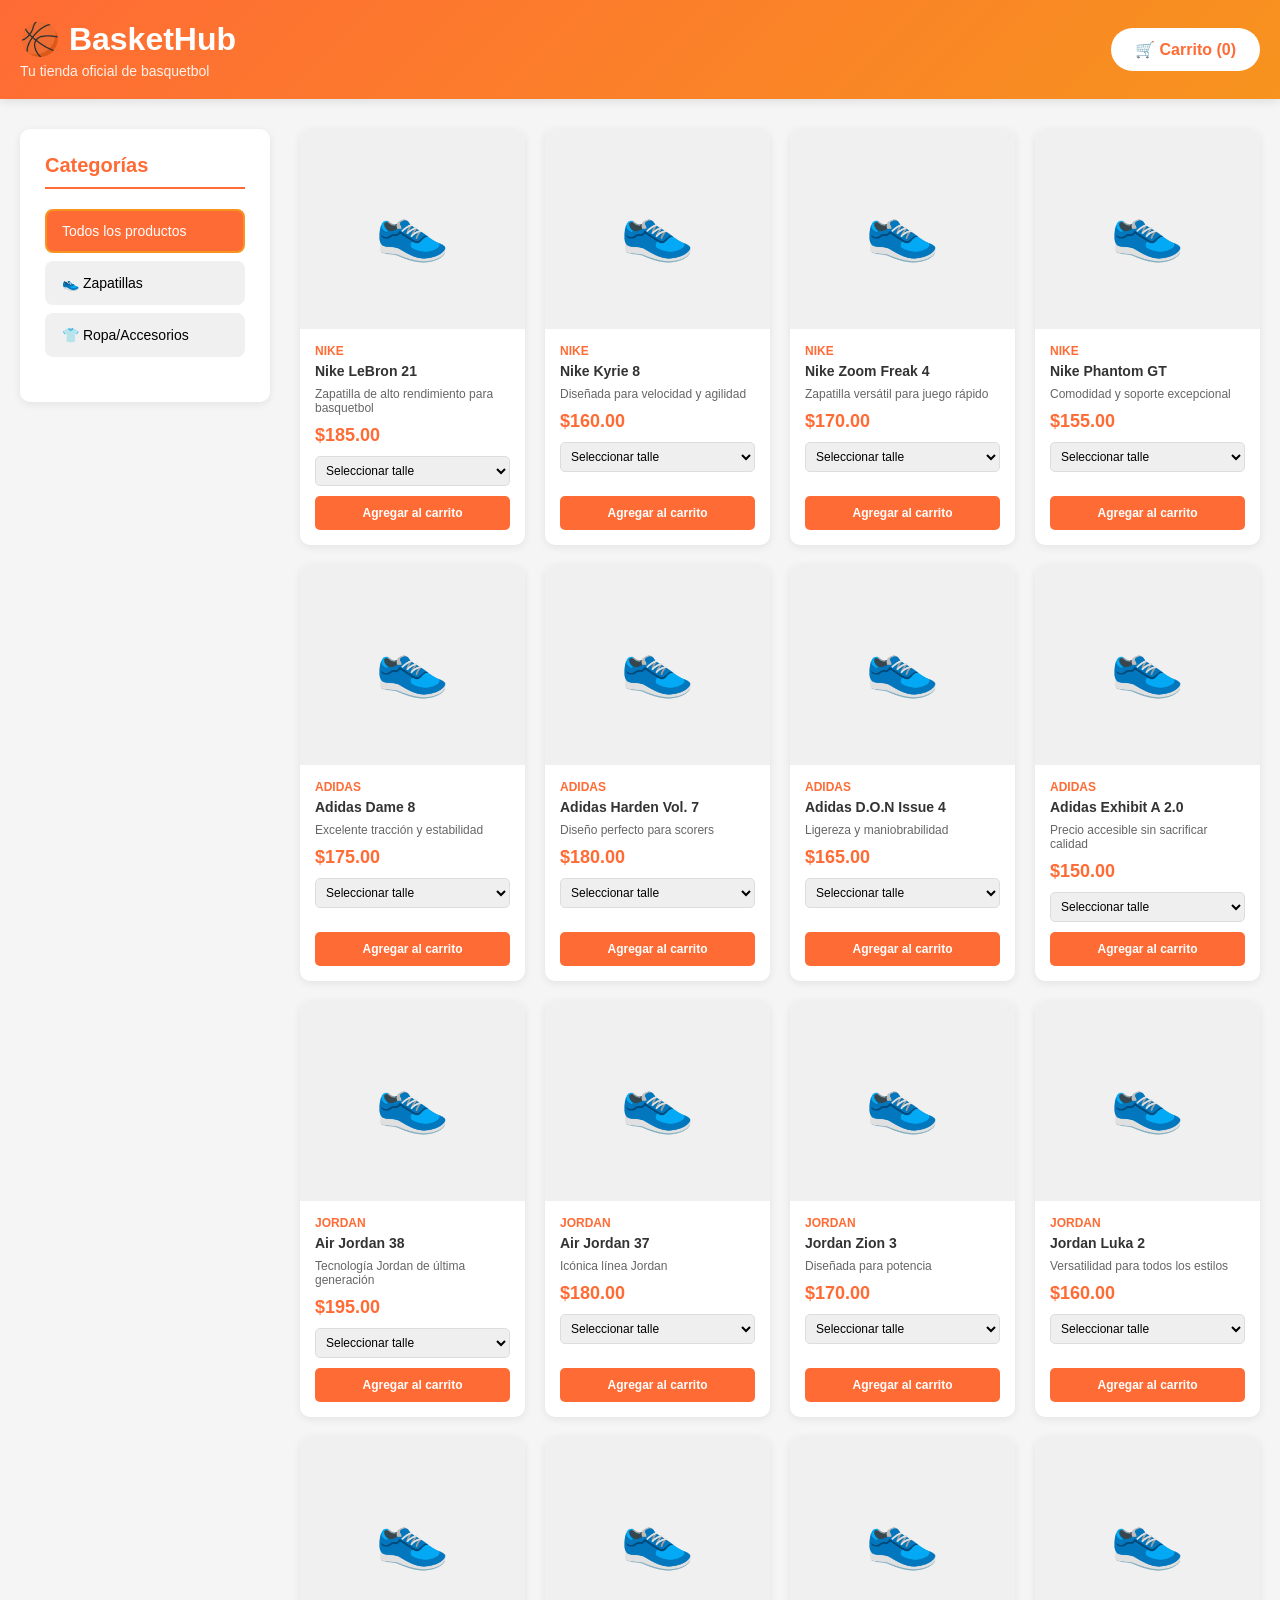
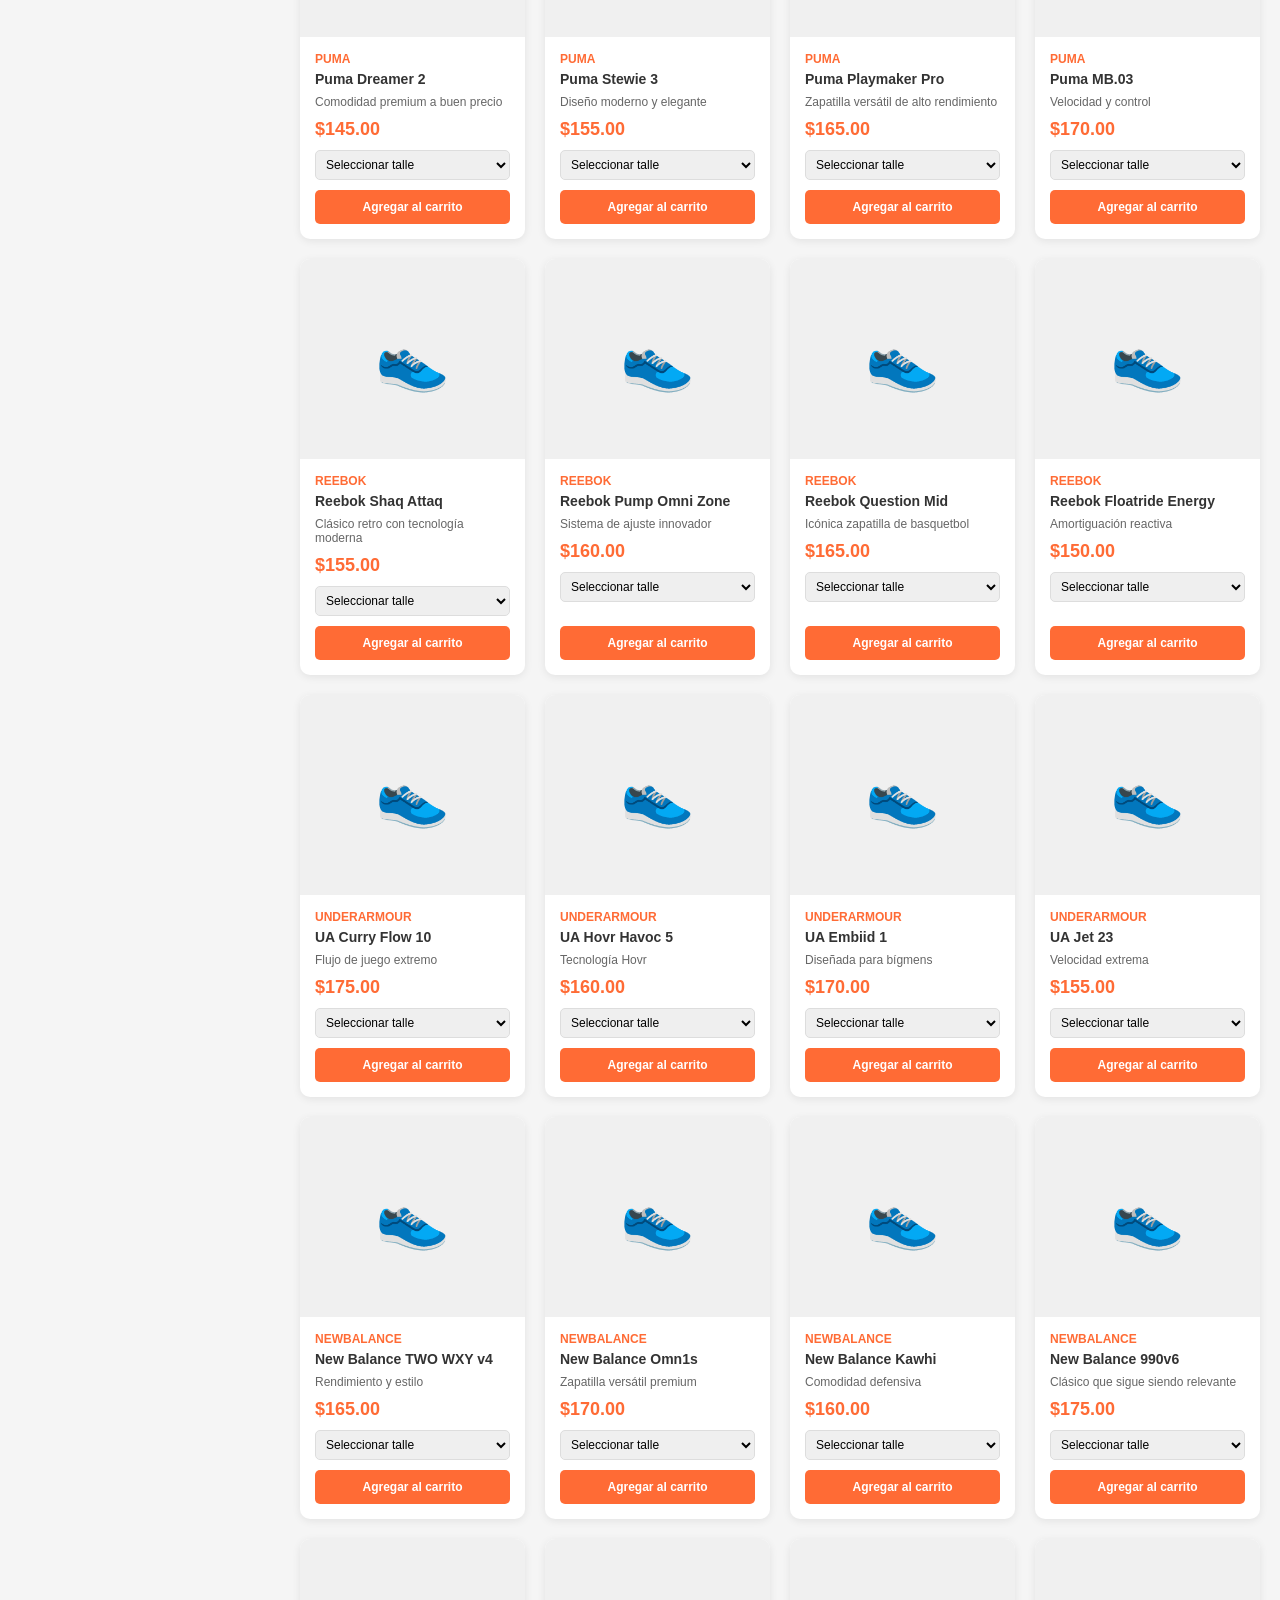
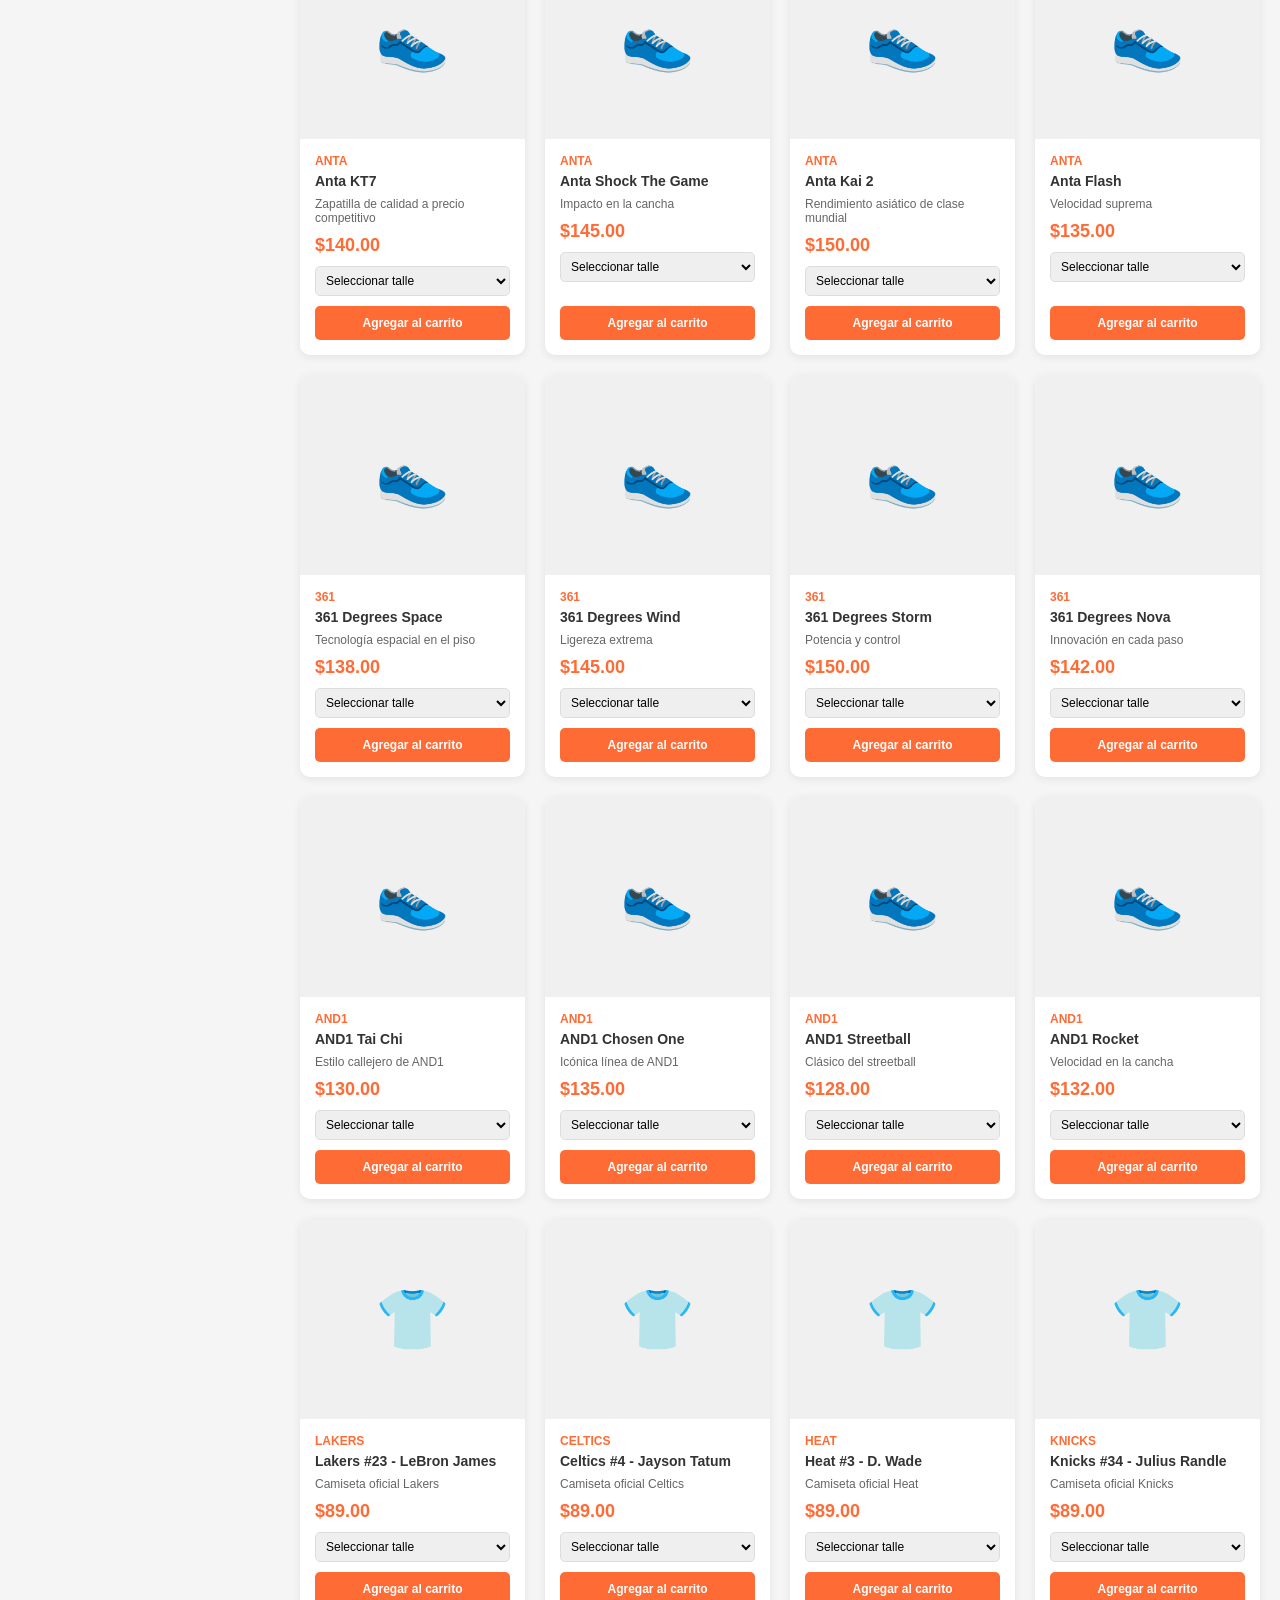
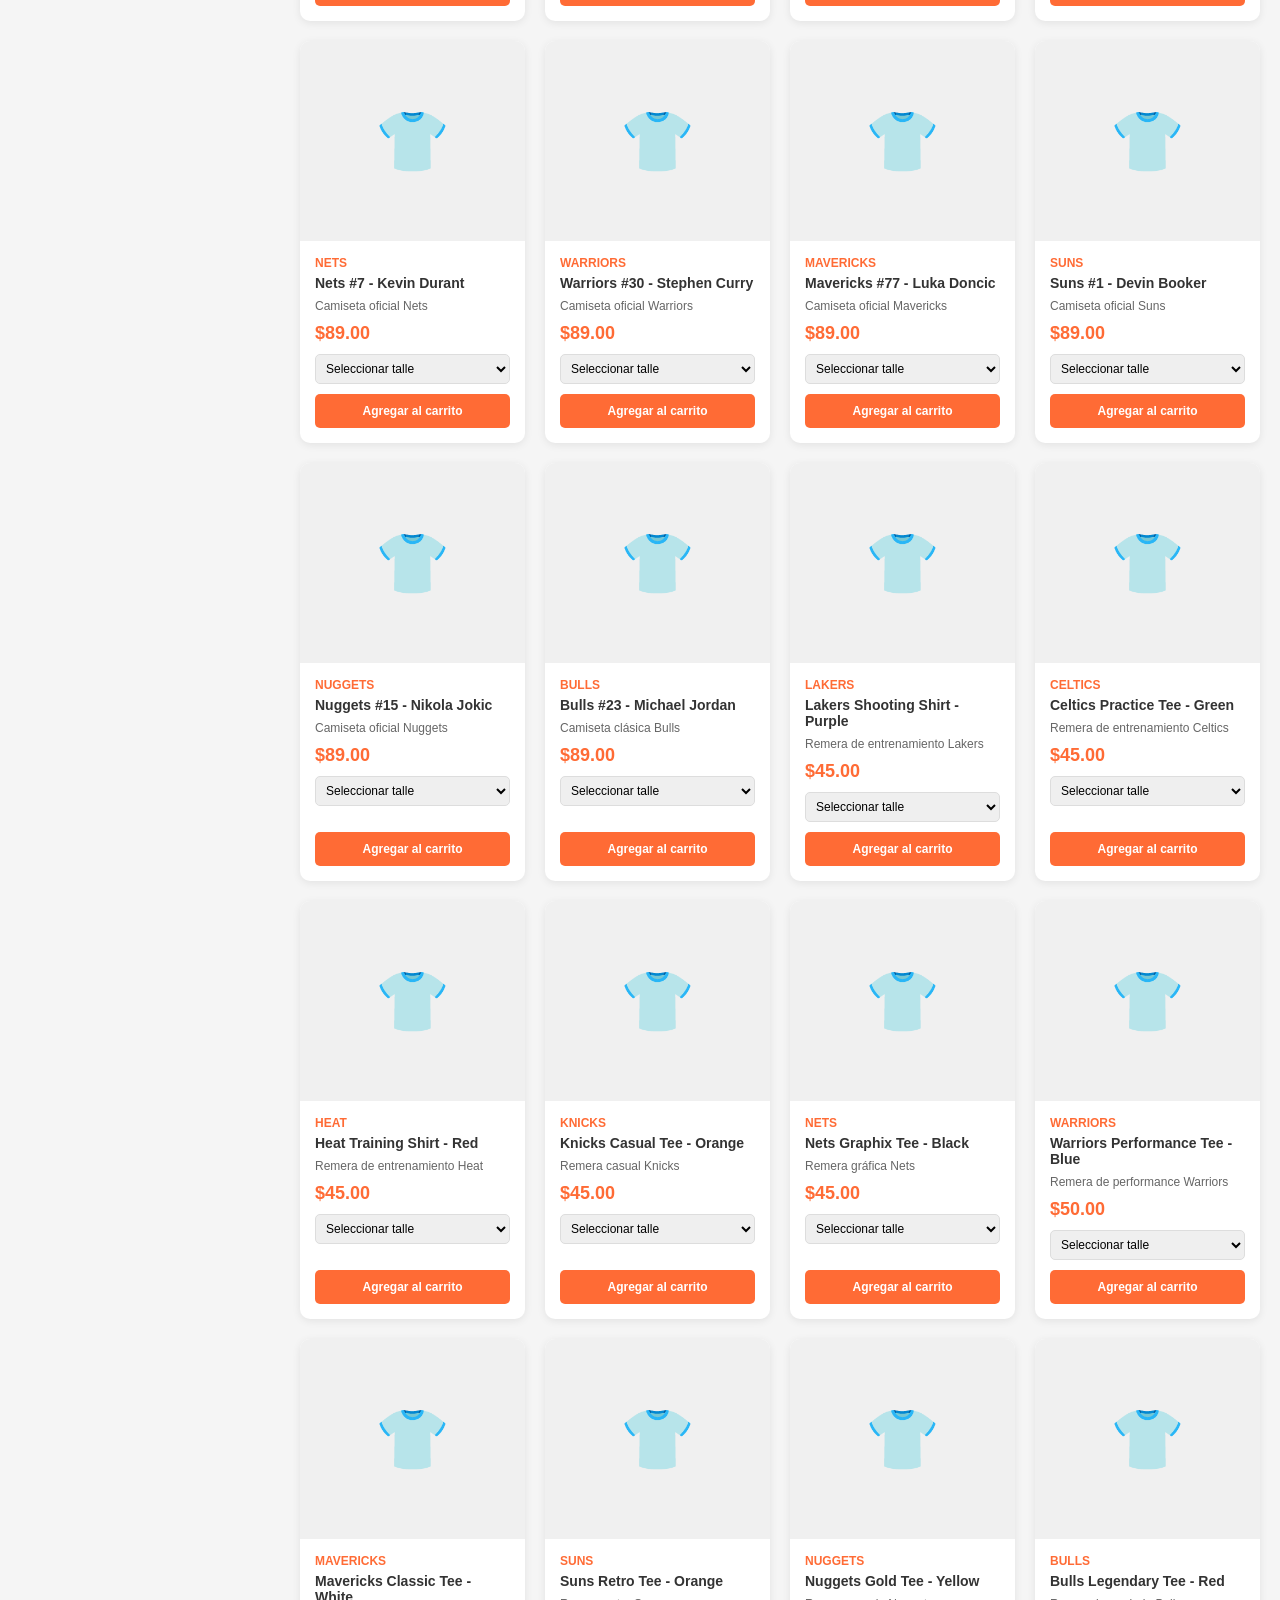
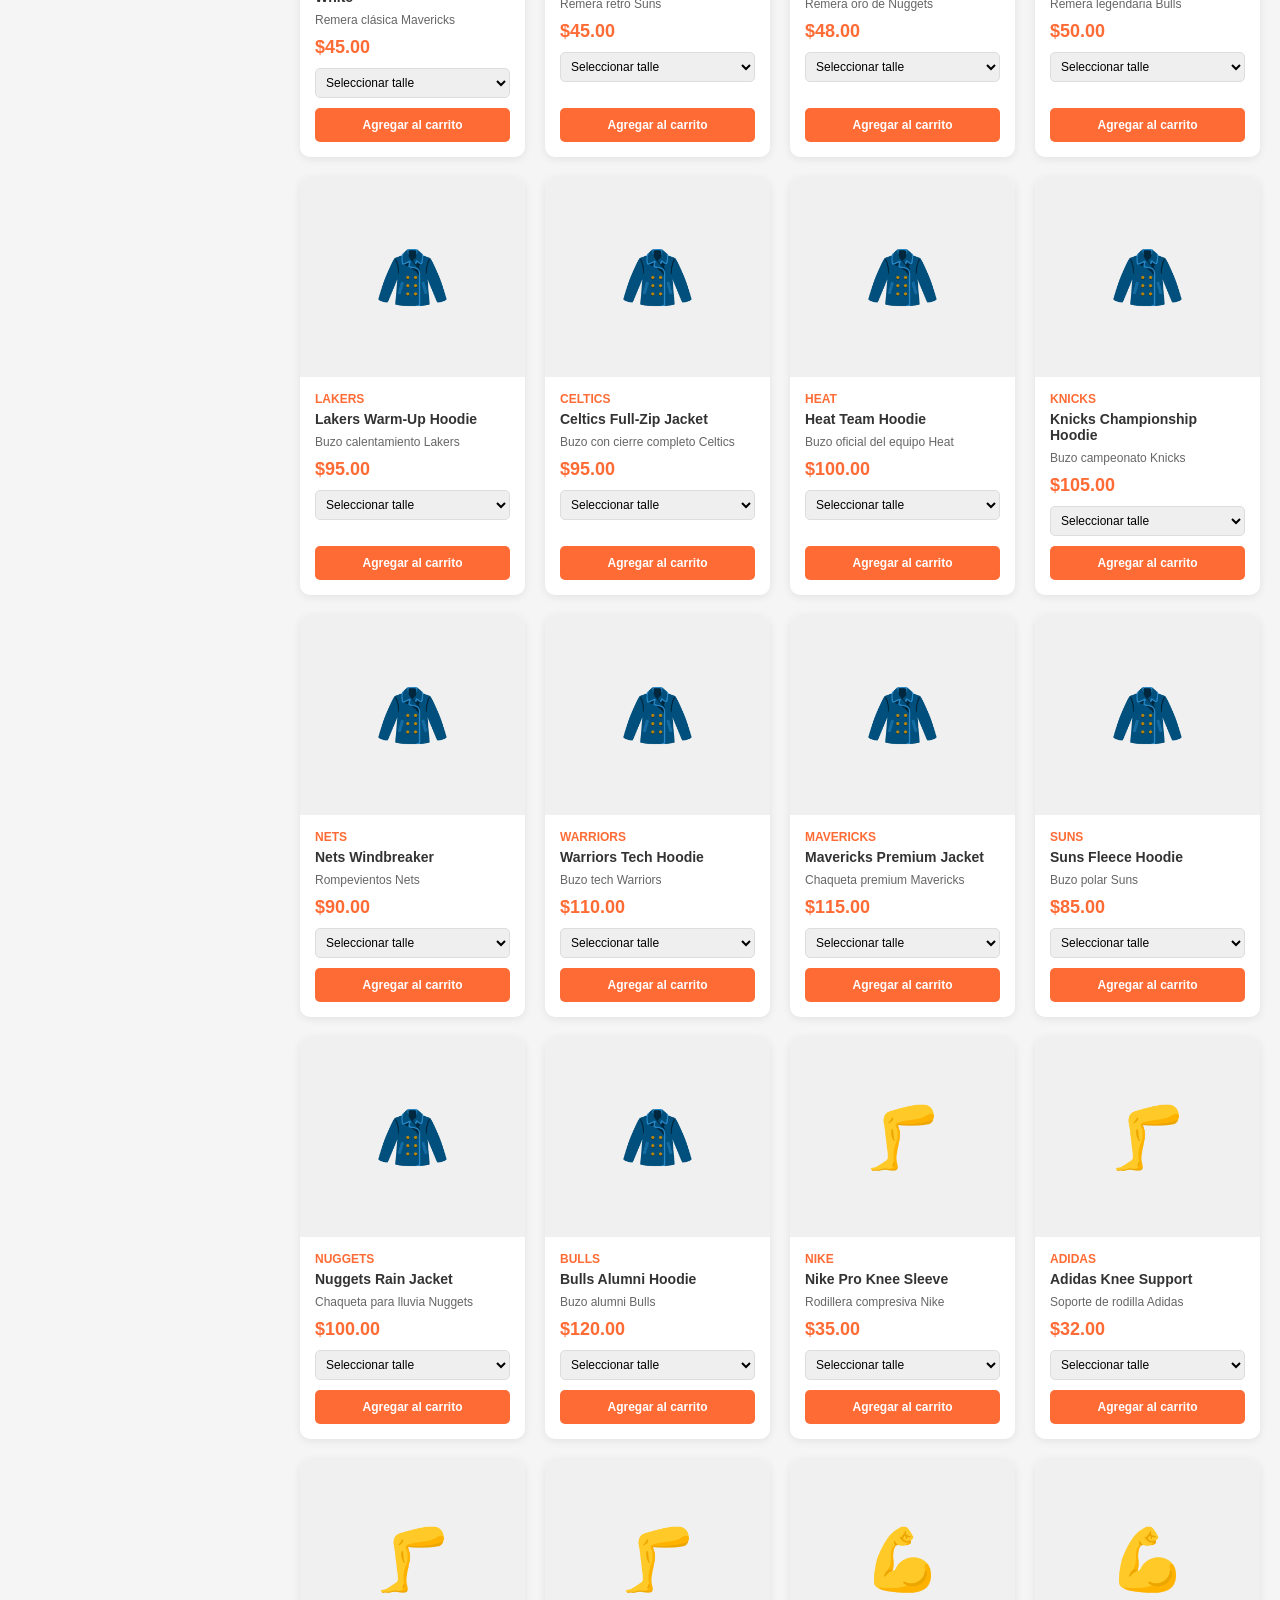
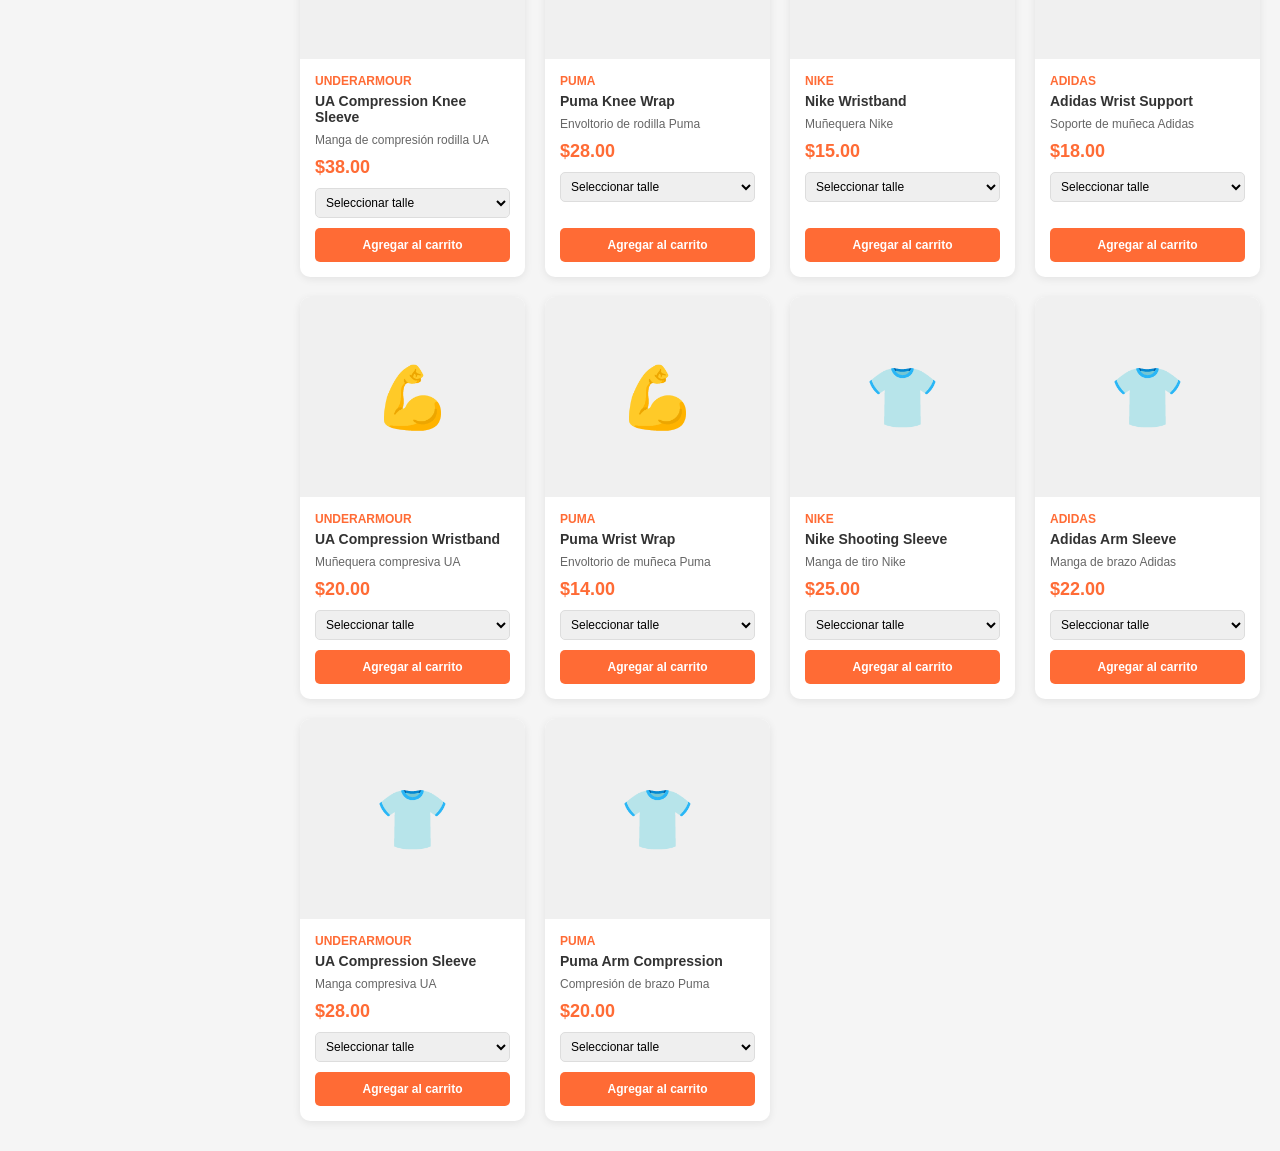
<file: index-complete.html>
<!DOCTYPE html>
<html lang="es">
<head>
    <meta charset="UTF-8">
    <meta name="viewport" content="width=device-width, initial-scale=1.0">
    <title>BasketHub - Tienda de Basquetbol</title>
    <style>
        * {
            margin: 0;
            padding: 0;
            box-sizing: border-box;
        }

        body {
            font-family: 'Segoe UI', Tahoma, Geneva, Verdana, sans-serif;
            background-color: #f5f5f5;
            color: #333;
        }

        .container-main {
            width: 100%;
            min-height: 100vh;
            display: flex;
            flex-direction: column;
        }

        /* Header */
        .header {
            background: linear-gradient(135deg, #ff6b35 0%, #f7931e 100%);
            color: white;
            padding: 20px 0;
            box-shadow: 0 2px 10px rgba(0, 0, 0, 0.1);
            position: sticky;
            top: 0;
            z-index: 100;
        }

        .header-content {
            max-width: 1400px;
            margin: 0 auto;
            padding: 0 20px;
            display: flex;
            justify-content: space-between;
            align-items: center;
        }

        .logo h1 {
            font-size: 32px;
            margin-bottom: 5px;
        }

        .logo p {
            font-size: 14px;
            opacity: 0.9;
        }

        .header-actions {
            display: flex;
            gap: 15px;
        }

        .cart-btn {
            background-color: #fff;
            color: #ff6b35;
            border: none;
            padding: 12px 24px;
            font-size: 16px;
            font-weight: bold;
            border-radius: 25px;
            cursor: pointer;
            transition: all 0.3s ease;
        }

        .cart-btn:hover {
            transform: scale(1.05);
            box-shadow: 0 4px 15px rgba(0, 0, 0, 0.2);
        }

        /* Content Wrapper */
        .content-wrapper {
            max-width: 1400px;
            margin: 0 auto;
            padding: 30px 20px;
            display: flex;
            gap: 30px;
            flex: 1;
            width: 100%;
        }

        /* Sidebar */
        .sidebar {
            width: 250px;
            background: white;
            padding: 25px;
            border-radius: 10px;
            box-shadow: 0 2px 8px rgba(0, 0, 0, 0.08);
            height: fit-content;
            position: sticky;
            top: 100px;
        }

        .sidebar h2 {
            color: #ff6b35;
            margin-bottom: 20px;
            font-size: 20px;
            border-bottom: 2px solid #ff6b35;
            padding-bottom: 10px;
        }

        .filter-group {
            margin-bottom: 20px;
        }

        .filter-btn {
            display: block;
            width: 100%;
            padding: 12px 15px;
            margin-bottom: 8px;
            background-color: #f0f0f0;
            border: 2px solid transparent;
            border-radius: 8px;
            cursor: pointer;
            font-size: 14px;
            font-weight: 500;
            transition: all 0.3s ease;
            text-align: left;
        }

        .filter-btn:hover {
            background-color: #ffe6d5;
        }

        .filter-btn.active {
            background-color: #ff6b35;
            color: white;
            border-color: #f7931e;
        }

        .filter-section {
            margin-top: 20px;
            padding-top: 20px;
            border-top: 1px solid #e0e0e0;
        }

        .filter-section.hidden {
            display: none;
        }

        .filter-section h3 {
            color: #333;
            font-size: 16px;
            margin-bottom: 15px;
        }

        .checkbox-group {
            display: flex;
            flex-direction: column;
            gap: 10px;
        }

        .checkbox-group label {
            display: flex;
            align-items: center;
            cursor: pointer;
            font-size: 14px;
        }

        .checkbox-group input[type="checkbox"] {
            margin-right: 8px;
            cursor: pointer;
            accent-color: #ff6b35;
        }

        .filter-select {
            width: 100%;
            padding: 8px;
            border: 1px solid #ddd;
            border-radius: 5px;
            font-size: 14px;
            cursor: pointer;
        }

        .price-slider {
            width: 100%;
            cursor: pointer;
            accent-color: #ff6b35;
        }

        #priceValue {
            color: #ff6b35;
            font-weight: bold;
        }

        /* Products Container */
        .products-container {
            flex: 1;
        }

        .products-grid {
            display: grid;
            grid-template-columns: repeat(auto-fill, minmax(220px, 1fr));
            gap: 20px;
        }

        /* Product Card */
        .product-card {
            background: white;
            border-radius: 10px;
            overflow: hidden;
            box-shadow: 0 2px 8px rgba(0, 0, 0, 0.08);
            transition: all 0.3s ease;
            cursor: pointer;
            display: flex;
            flex-direction: column;
        }

        .product-card:hover {
            transform: translateY(-5px);
            box-shadow: 0 8px 20px rgba(0, 0, 0, 0.12);
        }

        .product-image {
            width: 100%;
            height: 200px;
            background-color: #f0f0f0;
            display: flex;
            align-items: center;
            justify-content: center;
            font-size: 60px;
            overflow: hidden;
        }

        .product-image img {
            width: 100%;
            height: 100%;
            object-fit: cover;
        }

        .product-info {
            padding: 15px;
            flex: 1;
            display: flex;
            flex-direction: column;
        }

        .product-brand {
            color: #ff6b35;
            font-size: 12px;
            font-weight: bold;
            text-transform: uppercase;
            margin-bottom: 5px;
        }

        .product-name {
            font-size: 14px;
            font-weight: 600;
            margin-bottom: 8px;
            color: #333;
        }

        .product-details {
            font-size: 12px;
            color: #666;
            margin-bottom: 10px;
        }

        .product-price {
            color: #ff6b35;
            font-size: 18px;
            font-weight: bold;
            margin-bottom: 10px;
        }

        .product-size {
            font-size: 12px;
            color: #666;
            margin-bottom: 10px;
        }

        .size-selector {
            margin-bottom: 10px;
        }

        .size-selector select {
            width: 100%;
            padding: 6px;
            border: 1px solid #ddd;
            border-radius: 5px;
            font-size: 12px;
        }

        .add-to-cart-btn {
            background-color: #ff6b35;
            color: white;
            border: none;
            padding: 10px;
            border-radius: 5px;
            cursor: pointer;
            font-weight: bold;
            font-size: 12px;
            transition: all 0.3s ease;
            margin-top: auto;
        }

        .add-to-cart-btn:hover {
            background-color: #f7931e;
            transform: scale(1.02);
        }

        .add-to-cart-btn:active {
            transform: scale(0.98);
        }

        /* Modal */
        .modal {
            display: none;
            position: fixed;
            z-index: 1000;
            left: 0;
            top: 0;
            width: 100%;
            height: 100%;
            background-color: rgba(0, 0, 0, 0.5);
            animation: fadeIn 0.3s ease;
        }

        .modal.hidden {
            display: none !important;
        }

        .modal:not(.hidden) {
            display: flex;
            align-items: center;
            justify-content: center;
        }

        @keyframes fadeIn {
            from {
                opacity: 0;
            }
            to {
                opacity: 1;
            }
        }

        .modal-content {
            background-color: white;
            padding: 30px;
            border-radius: 10px;
            box-shadow: 0 4px 20px rgba(0, 0, 0, 0.3);
            max-width: 500px;
            width: 90%;
            max-height: 80vh;
            overflow-y: auto;
            animation: slideUp 0.3s ease;
        }

        .checkout-modal {
            max-width: 600px;
        }

        @keyframes slideUp {
            from {
                transform: translateY(50px);
                opacity: 0;
            }
            to {
                transform: translateY(0);
                opacity: 1;
            }
        }

        .close-btn {
            float: right;
            font-size: 28px;
            font-weight: bold;
            cursor: pointer;
            color: #999;
            transition: color 0.3s ease;
        }

        .close-btn:hover {
            color: #ff6b35;
        }

        .modal h2 {
            color: #ff6b35;
            margin-bottom: 20px;
            margin-top: 10px;
        }

        /* Cart Items */
        .cart-items {
            min-height: 100px;
        }

        .cart-item {
            display: flex;
            justify-content: space-between;
            align-items: center;
            padding: 15px;
            border-bottom: 1px solid #e0e0e0;
            background-color: #f9f9f9;
            margin-bottom: 10px;
            border-radius: 5px;
        }

        .cart-item-info {
            flex: 1;
        }

        .cart-item-name {
            font-weight: bold;
            font-size: 14px;
            margin-bottom: 5px;
        }

        .cart-item-details {
            font-size: 12px;
            color: #666;
            margin-bottom: 5px;
        }

        .cart-item-quantity {
            display: flex;
            align-items: center;
            gap: 5px;
            margin-bottom: 5px;
        }

        .cart-item-quantity button {
            background-color: #ff6b35;
            color: white;
            border: none;
            width: 24px;
            height: 24px;
            border-radius: 3px;
            cursor: pointer;
            font-size: 12px;
            font-weight: bold;
        }

        .cart-item-quantity input {
            width: 40px;
            text-align: center;
            border: 1px solid #ddd;
            border-radius: 3px;
            padding: 4px;
        }

        .cart-item-price {
            font-weight: bold;
            color: #ff6b35;
            font-size: 14px;
            margin-right: 20px;
        }

        .remove-btn {
            background-color: #e74c3c;
            color: white;
            border: none;
            padding: 6px 12px;
            border-radius: 5px;
            cursor: pointer;
            font-size: 12px;
            font-weight: bold;
        }

        .remove-btn:hover {
            background-color: #c0392b;
        }

        .empty-cart {
            text-align: center;
            padding: 40px 20px;
            color: #999;
        }

        .empty-cart p {
            font-size: 18px;
            margin-bottom: 20px;
        }

        /* Cart Summary */
        .cart-summary {
            margin-top: 20px;
            padding-top: 20px;
            border-top: 2px solid #ff6b35;
            text-align: right;
        }

        .cart-summary h3 {
            color: #ff6b35;
            font-size: 20px;
            margin-bottom: 15px;
        }

        .checkout-btn {
            background-color: #27ae60;
            color: white;
            border: none;
            padding: 12px 30px;
            border-radius: 5px;
            cursor: pointer;
            font-size: 16px;
            font-weight: bold;
            width: 100%;
            transition: all 0.3s ease;
        }

        .checkout-btn:hover {
            background-color: #229954;
            transform: scale(1.02);
        }

        /* Form Styles */
        .form-group {
            margin-bottom: 15px;
        }

        .form-group label {
            display: block;
            margin-bottom: 5px;
            font-weight: 600;
            color: #333;
        }

        .form-group input,
        .form-group select {
            width: 100%;
            padding: 10px;
            border: 1px solid #ddd;
            border-radius: 5px;
            font-size: 14px;
        }

        .form-group input:focus,
        .form-group select:focus {
            outline: none;
            border-color: #ff6b35;
            box-shadow: 0 0 5px rgba(255, 107, 53, 0.3);
        }

        .form-row {
            display: grid;
            grid-template-columns: 1fr 1fr;
            gap: 15px;
        }

        .submit-btn {
            background-color: #27ae60;
            color: white;
            border: none;
            padding: 12px;
            border-radius: 5px;
            cursor: pointer;
            font-size: 16px;
            font-weight: bold;
            width: 100%;
            margin-top: 10px;
            transition: all 0.3s ease;
        }

        .submit-btn:hover {
            background-color: #229954;
            transform: scale(1.02);
        }

        .success-message {
            background-color: #27ae60;
            color: white;
            padding: 15px;
            border-radius: 5px;
            text-align: center;
            margin-bottom: 15px;
        }

        /* Responsive */
        @media (max-width: 768px) {
            .content-wrapper {
                flex-direction: column;
            }

            .sidebar {
                width: 100%;
                position: relative;
                top: 0;
            }

            .products-grid {
                grid-template-columns: repeat(auto-fill, minmax(160px, 1fr));
            }

            .header-content {
                flex-direction: column;
                gap: 15px;
            }

            .form-row {
                grid-template-columns: 1fr;
            }
        }

        @keyframes slideIn {
            from {
                transform: translateX(400px);
                opacity: 0;
            }
            to {
                transform: translateX(0);
                opacity: 1;
            }
        }

        @keyframes slideOut {
            from {
                transform: translateX(0);
                opacity: 1;
            }
            to {
                transform: translateX(400px);
                opacity: 0;
            }
        }
    </style>
</head>
<body>
    <div class="container-main">
        <!-- Header/Navigation -->
        <header class="header">
            <div class="header-content">
                <div class="logo">
                    <h1>🏀 BasketHub</h1>
                    <p>Tu tienda oficial de basquetbol</p>
                </div>
                <div class="header-actions">
                    <button class="cart-btn" id="cartBtn">
                        🛒 Carrito (<span id="cartCount">0</span>)
                    </button>
                </div>
            </div>
        </header>

        <!-- Contenedor principal -->
        <div class="content-wrapper">
            <!-- Sidebar de filtros -->
            <aside class="sidebar">
                <h2>Categorías</h2>
                <div class="filter-group">
                    <button class="filter-btn active" data-category="all">
                        Todos los productos
                    </button>
                    <button class="filter-btn" data-category="zapatillas">
                        👟 Zapatillas
                    </button>
                    <button class="filter-btn" data-category="ropa">
                        👕 Ropa/Accesorios
                    </button>
                </div>

                <!-- Filtros específicos para zapatillas -->
                <div id="zapatillasFilters" class="filter-section hidden">
                    <h3>Filtrar Zapatillas</h3>
                    <div class="filter-group">
                        <label><strong>Marca:</strong></label>
                        <div class="checkbox-group">
                            <label><input type="checkbox" class="brand-filter" value="Nike"> Nike</label>
                            <label><input type="checkbox" class="brand-filter" value="Adidas"> Adidas</label>
                            <label><input type="checkbox" class="brand-filter" value="Jordan"> Jordan</label>
                            <label><input type="checkbox" class="brand-filter" value="Puma"> Puma</label>
                            <label><input type="checkbox" class="brand-filter" value="Reebok"> Reebok</label>
                            <label><input type="checkbox" class="brand-filter" value="UnderArmour"> Under Armour</label>
                            <label><input type="checkbox" class="brand-filter" value="NewBalance"> New Balance</label>
                            <label><input type="checkbox" class="brand-filter" value="Anta"> Anta</label>
                            <label><input type="checkbox" class="brand-filter" value="361"> 361</label>
                            <label><input type="checkbox" class="brand-filter" value="AND1"> AND1</label>
                        </div>
                    </div>
                    <div class="filter-group">
                        <label><strong>Talle US:</strong></label>
                        <select id="sizeFilter" class="filter-select">
                            <option value="">Todos los talles</option>
                            <option value="7.5">7.5</option>
                            <option value="8">8</option>
                            <option value="8.5">8.5</option>
                            <option value="9">9</option>
                            <option value="9.5">9.5</option>
                            <option value="10">10</option>
                            <option value="10.5">10.5</option>
                            <option value="11">11</option>
                            <option value="11.5">11.5</option>
                            <option value="12">12</option>
                        </select>
                    </div>
                    <div class="filter-group">
                        <label><strong>Rango de precio:</strong></label>
                        <input type="range" id="priceRange" min="0" max="300" value="300" class="price-slider">
                        <p>Hasta: $<span id="priceValue">300</span></p>
                    </div>
                </div>

                <!-- Filtros específicos para ropa/accesorios -->
                <div id="ropaFilters" class="filter-section hidden">
                    <h3>Filtrar Ropa/Accesorios</h3>
                    <div class="filter-group">
                        <label><strong>Tipo:</strong></label>
                        <div class="checkbox-group">
                            <label><input type="checkbox" class="ropa-type-filter" value="camiseta"> Camisetas NBA</label>
                            <label><input type="checkbox" class="ropa-type-filter" value="remera"> Remeras Manga Corta</label>
                            <label><input type="checkbox" class="ropa-type-filter" value="buzo"> Buzos</label>
                            <label><input type="checkbox" class="ropa-type-filter" value="accesorios"> Accesorios</label>
                        </div>
                    </div>
                    <div class="filter-group">
                        <label><strong>Talle:</strong></label>
                        <select id="sizeRopaFilter" class="filter-select">
                            <option value="">Todos los talles</option>
                            <option value="XS">XS</option>
                            <option value="S">S</option>
                            <option value="M">M</option>
                            <option value="L">L</option>
                            <option value="XL">XL</option>
                            <option value="XXL">XXL</option>
                            <option value="XXXL">XXXL</option>
                        </select>
                    </div>
                </div>
            </aside>

            <!-- Grid de productos -->
            <main class="products-container">
                <div class="products-grid" id="productsGrid">
                    <!-- Los productos se cargarán aquí con JavaScript -->
                </div>
            </main>
        </div>
    </div>

    <!-- Modal del carrito -->
    <div id="cartModal" class="modal hidden">
        <div class="modal-content">
            <span class="close-btn">&times;</span>
            <h2>🛒 Tu Carrito</h2>
            <div id="cartItems" class="cart-items">
                <!-- Items del carrito irán aquí -->
            </div>
            <div class="cart-summary">
                <h3>Total: $<span id="totalPrice">0.00</span></h3>
                <button class="checkout-btn" id="checkoutBtn">Proceder al Pago</button>
            </div>
        </div>
    </div>

    <!-- Modal de checkout -->
    <div id="checkoutModal" class="modal hidden">
        <div class="modal-content checkout-modal">
            <span class="close-btn">&times;</span>
            <h2>Información de Compra</h2>
            <form id="checkoutForm">
                <div class="form-group">
                    <label for="fullName">Nombre Completo:</label>
                    <input type="text" id="fullName" required>
                </div>
                <div class="form-group">
                    <label for="email">Email:</label>
                    <input type="email" id="email" required>
                </div>
                <div class="form-group">
                    <label for="phone">Teléfono:</label>
                    <input type="tel" id="phone" required>
                </div>
                <div class="form-group">
                    <label for="address">Dirección:</label>
                    <input type="text" id="address" required>
                </div>
                <div class="form-group">
                    <label for="city">Ciudad:</label>
                    <input type="text" id="city" required>
                </div>
                <div class="form-group">
                    <label for="postalCode">Código Postal:</label>
                    <input type="text" id="postalCode" required>
                </div>
                <div class="form-group">
                    <label for="cardNumber">Número de Tarjeta:</label>
                    <input type="text" id="cardNumber" placeholder="1234 5678 9012 3456" required>
                </div>
                <div class="form-row">
                    <div class="form-group">
                        <label for="expiryDate">Fecha Vencimiento:</label>
                        <input type="text" id="expiryDate" placeholder="MM/AA" required>
                    </div>
                    <div class="form-group">
                        <label for="cvv">CVV:</label>
                        <input type="text" id="cvv" placeholder="123" required>
                    </div>
                </div>
                <button type="submit" class="submit-btn">Completar Compra</button>
            </form>
        </div>
    </div>

    <script>
        // Base de datos de productos - Zapatillas, Ropa y Accesorios
        const products = [
            // ========== ZAPATILLAS ==========
            
            // Nike
            {
                id: 1,
                category: "zapatillas",
                brand: "Nike",
                name: "Nike LeBron 21",
                price: 185,
                image: "👟",
                sizes: ["7.5", "8", "8.5", "9", "9.5", "10", "10.5", "11", "11.5", "12"],
                description: "Zapatilla de alto rendimiento para basquetbol"
            },
            {
                id: 2,
                category: "zapatillas",
                brand: "Nike",
                name: "Nike Kyrie 8",
                price: 160,
                image: "👟",
                sizes: ["7.5", "8", "8.5", "9", "9.5", "10", "10.5", "11", "11.5", "12"],
                description: "Diseñada para velocidad y agilidad"
            },
            {
                id: 3,
                category: "zapatillas",
                brand: "Nike",
                name: "Nike Zoom Freak 4",
                price: 170,
                image: "👟",
                sizes: ["7.5", "8", "8.5", "9", "9.5", "10", "10.5", "11", "11.5", "12"],
                description: "Zapatilla versátil para juego rápido"
            },
            {
                id: 4,
                category: "zapatillas",
                brand: "Nike",
                name: "Nike Phantom GT",
                price: 155,
                image: "👟",
                sizes: ["7.5", "8", "8.5", "9", "9.5", "10", "10.5", "11", "11.5", "12"],
                description: "Comodidad y soporte excepcional"
            },

            // Adidas
            {
                id: 5,
                category: "zapatillas",
                brand: "Adidas",
                name: "Adidas Dame 8",
                price: 175,
                image: "👟",
                sizes: ["7.5", "8", "8.5", "9", "9.5", "10", "10.5", "11", "11.5", "12"],
                description: "Excelente tracción y estabilidad"
            },
            {
                id: 6,
                category: "zapatillas",
                brand: "Adidas",
                name: "Adidas Harden Vol. 7",
                price: 180,
                image: "👟",
                sizes: ["7.5", "8", "8.5", "9", "9.5", "10", "10.5", "11", "11.5", "12"],
                description: "Diseño perfecto para scorers"
            },
            {
                id: 7,
                category: "zapatillas",
                brand: "Adidas",
                name: "Adidas D.O.N Issue 4",
                price: 165,
                image: "👟",
                sizes: ["7.5", "8", "8.5", "9", "9.5", "10", "10.5", "11", "11.5", "12"],
                description: "Ligereza y maniobrabilidad"
            },
            {
                id: 8,
                category: "zapatillas",
                brand: "Adidas",
                name: "Adidas Exhibit A 2.0",
                price: 150,
                image: "👟",
                sizes: ["7.5", "8", "8.5", "9", "9.5", "10", "10.5", "11", "11.5", "12"],
                description: "Precio accesible sin sacrificar calidad"
            },

            // Jordan
            {
                id: 9,
                category: "zapatillas",
                brand: "Jordan",
                name: "Air Jordan 38",
                price: 195,
                image: "👟",
                sizes: ["7.5", "8", "8.5", "9", "9.5", "10", "10.5", "11", "11.5", "12"],
                description: "Tecnología Jordan de última generación"
            },
            {
                id: 10,
                category: "zapatillas",
                brand: "Jordan",
                name: "Air Jordan 37",
                price: 180,
                image: "👟",
                sizes: ["7.5", "8", "8.5", "9", "9.5", "10", "10.5", "11", "11.5", "12"],
                description: "Icónica línea Jordan"
            },
            {
                id: 11,
                category: "zapatillas",
                brand: "Jordan",
                name: "Jordan Zion 3",
                price: 170,
                image: "👟",
                sizes: ["7.5", "8", "8.5", "9", "9.5", "10", "10.5", "11", "11.5", "12"],
                description: "Diseñada para potencia"
            },
            {
                id: 12,
                category: "zapatillas",
                brand: "Jordan",
                name: "Jordan Luka 2",
                price: 160,
                image: "👟",
                sizes: ["7.5", "8", "8.5", "9", "9.5", "10", "10.5", "11", "11.5", "12"],
                description: "Versatilidad para todos los estilos"
            },

            // Puma
            {
                id: 13,
                category: "zapatillas",
                brand: "Puma",
                name: "Puma Dreamer 2",
                price: 145,
                image: "👟",
                sizes: ["7.5", "8", "8.5", "9", "9.5", "10", "10.5", "11", "11.5", "12"],
                description: "Comodidad premium a buen precio"
            },
            {
                id: 14,
                category: "zapatillas",
                brand: "Puma",
                name: "Puma Stewie 3",
                price: 155,
                image: "👟",
                sizes: ["7.5", "8", "8.5", "9", "9.5", "10", "10.5", "11", "11.5", "12"],
                description: "Diseño moderno y elegante"
            },
            {
                id: 15,
                category: "zapatillas",
                brand: "Puma",
                name: "Puma Playmaker Pro",
                price: 165,
                image: "👟",
                sizes: ["7.5", "8", "8.5", "9", "9.5", "10", "10.5", "11", "11.5", "12"],
                description: "Zapatilla versátil de alto rendimiento"
            },
            {
                id: 16,
                category: "zapatillas",
                brand: "Puma",
                name: "Puma MB.03",
                price: 170,
                image: "👟",
                sizes: ["7.5", "8", "8.5", "9", "9.5", "10", "10.5", "11", "11.5", "12"],
                description: "Velocidad y control"
            },

            // Reebok
            {
                id: 17,
                category: "zapatillas",
                brand: "Reebok",
                name: "Reebok Shaq Attaq",
                price: 155,
                image: "👟",
                sizes: ["7.5", "8", "8.5", "9", "9.5", "10", "10.5", "11", "11.5", "12"],
                description: "Clásico retro con tecnología moderna"
            },
            {
                id: 18,
                category: "zapatillas",
                brand: "Reebok",
                name: "Reebok Pump Omni Zone",
                price: 160,
                image: "👟",
                sizes: ["7.5", "8", "8.5", "9", "9.5", "10", "10.5", "11", "11.5", "12"],
                description: "Sistema de ajuste innovador"
            },
            {
                id: 19,
                category: "zapatillas",
                brand: "Reebok",
                name: "Reebok Question Mid",
                price: 165,
                image: "👟",
                sizes: ["7.5", "8", "8.5", "9", "9.5", "10", "10.5", "11", "11.5", "12"],
                description: "Icónica zapatilla de basquetbol"
            },
            {
                id: 20,
                category: "zapatillas",
                brand: "Reebok",
                name: "Reebok Floatride Energy",
                price: 150,
                image: "👟",
                sizes: ["7.5", "8", "8.5", "9", "9.5", "10", "10.5", "11", "11.5", "12"],
                description: "Amortiguación reactiva"
            },

            // Under Armour
            {
                id: 21,
                category: "zapatillas",
                brand: "UnderArmour",
                name: "UA Curry Flow 10",
                price: 175,
                image: "👟",
                sizes: ["7.5", "8", "8.5", "9", "9.5", "10", "10.5", "11", "11.5", "12"],
                description: "Flujo de juego extremo"
            },
            {
                id: 22,
                category: "zapatillas",
                brand: "UnderArmour",
                name: "UA Hovr Havoc 5",
                price: 160,
                image: "👟",
                sizes: ["7.5", "8", "8.5", "9", "9.5", "10", "10.5", "11", "11.5", "12"],
                description: "Tecnología Hovr"
            },
            {
                id: 23,
                category: "zapatillas",
                brand: "UnderArmour",
                name: "UA Embiid 1",
                price: 170,
                image: "👟",
                sizes: ["7.5", "8", "8.5", "9", "9.5", "10", "10.5", "11", "11.5", "12"],
                description: "Diseñada para bígmens"
            },
            {
                id: 24,
                category: "zapatillas",
                brand: "UnderArmour",
                name: "UA Jet 23",
                price: 155,
                image: "👟",
                sizes: ["7.5", "8", "8.5", "9", "9.5", "10", "10.5", "11", "11.5", "12"],
                description: "Velocidad extrema"
            },

            // New Balance
            {
                id: 25,
                category: "zapatillas",
                brand: "NewBalance",
                name: "New Balance TWO WXY v4",
                price: 165,
                image: "👟",
                sizes: ["7.5", "8", "8.5", "9", "9.5", "10", "10.5", "11", "11.5", "12"],
                description: "Rendimiento y estilo"
            },
            {
                id: 26,
                category: "zapatillas",
                brand: "NewBalance",
                name: "New Balance Omn1s",
                price: 170,
                image: "👟",
                sizes: ["7.5", "8", "8.5", "9", "9.5", "10", "10.5", "11", "11.5", "12"],
                description: "Zapatilla versátil premium"
            },
            {
                id: 27,
                category: "zapatillas",
                brand: "NewBalance",
                name: "New Balance Kawhi",
                price: 160,
                image: "👟",
                sizes: ["7.5", "8", "8.5", "9", "9.5", "10", "10.5", "11", "11.5", "12"],
                description: "Comodidad defensiva"
            },
            {
                id: 28,
                category: "zapatillas",
                brand: "NewBalance",
                name: "New Balance 990v6",
                price: 175,
                image: "👟",
                sizes: ["7.5", "8", "8.5", "9", "9.5", "10", "10.5", "11", "11.5", "12"],
                description: "Clásico que sigue siendo relevante"
            },

            // Anta
            {
                id: 29,
                category: "zapatillas",
                brand: "Anta",
                name: "Anta KT7",
                price: 140,
                image: "👟",
                sizes: ["7.5", "8", "8.5", "9", "9.5", "10", "10.5", "11", "11.5", "12"],
                description: "Zapatilla de calidad a precio competitivo"
            },
            {
                id: 30,
                category: "zapatillas",
                brand: "Anta",
                name: "Anta Shock The Game",
                price: 145,
                image: "👟",
                sizes: ["7.5", "8", "8.5", "9", "9.5", "10", "10.5", "11", "11.5", "12"],
                description: "Impacto en la cancha"
            },
            {
                id: 31,
                category: "zapatillas",
                brand: "Anta",
                name: "Anta Kai 2",
                price: 150,
                image: "👟",
                sizes: ["7.5", "8", "8.5", "9", "9.5", "10", "10.5", "11", "11.5", "12"],
                description: "Rendimiento asiático de clase mundial"
            },
            {
                id: 32,
                category: "zapatillas",
                brand: "Anta",
                name: "Anta Flash",
                price: 135,
                image: "👟",
                sizes: ["7.5", "8", "8.5", "9", "9.5", "10", "10.5", "11", "11.5", "12"],
                description: "Velocidad suprema"
            },

            // 361
            {
                id: 33,
                category: "zapatillas",
                brand: "361",
                name: "361 Degrees Space",
                price: 138,
                image: "👟",
                sizes: ["7.5", "8", "8.5", "9", "9.5", "10", "10.5", "11", "11.5", "12"],
                description: "Tecnología espacial en el piso"
            },
            {
                id: 34,
                category: "zapatillas",
                brand: "361",
                name: "361 Degrees Wind",
                price: 145,
                image: "👟",
                sizes: ["7.5", "8", "8.5", "9", "9.5", "10", "10.5", "11", "11.5", "12"],
                description: "Ligereza extrema"
            },
            {
                id: 35,
                category: "zapatillas",
                brand: "361",
                name: "361 Degrees Storm",
                price: 150,
                image: "👟",
                sizes: ["7.5", "8", "8.5", "9", "9.5", "10", "10.5", "11", "11.5", "12"],
                description: "Potencia y control"
            },
            {
                id: 36,
                category: "zapatillas",
                brand: "361",
                name: "361 Degrees Nova",
                price: 142,
                image: "👟",
                sizes: ["7.5", "8", "8.5", "9", "9.5", "10", "10.5", "11", "11.5", "12"],
                description: "Innovación en cada paso"
            },

            // AND1
            {
                id: 37,
                category: "zapatillas",
                brand: "AND1",
                name: "AND1 Tai Chi",
                price: 130,
                image: "👟",
                sizes: ["7.5", "8", "8.5", "9", "9.5", "10", "10.5", "11", "11.5", "12"],
                description: "Estilo callejero de AND1"
            },
            {
                id: 38,
                category: "zapatillas",
                brand: "AND1",
                name: "AND1 Chosen One",
                price: 135,
                image: "👟",
                sizes: ["7.5", "8", "8.5", "9", "9.5", "10", "10.5", "11", "11.5", "12"],
                description: "Icónica línea de AND1"
            },
            {
                id: 39,
                category: "zapatillas",
                brand: "AND1",
                name: "AND1 Streetball",
                price: 128,
                image: "👟",
                sizes: ["7.5", "8", "8.5", "9", "9.5", "10", "10.5", "11", "11.5", "12"],
                description: "Clásico del streetball"
            },
            {
                id: 40,
                category: "zapatillas",
                brand: "AND1",
                name: "AND1 Rocket",
                price: 132,
                image: "👟",
                sizes: ["7.5", "8", "8.5", "9", "9.5", "10", "10.5", "11", "11.5", "12"],
                description: "Velocidad en la cancha"
            },

            // ========== CAMISETAS NBA ==========
            {
                id: 41,
                category: "ropa",
                type: "camiseta",
                brand: "Lakers",
                name: "Lakers #23 - LeBron James",
                price: 89,
                image: "👕",
                sizes: ["XS", "S", "M", "L", "XL", "XXL", "XXXL"],
                description: "Camiseta oficial Lakers"
            },
            {
                id: 42,
                category: "ropa",
                type: "camiseta",
                brand: "Celtics",
                name: "Celtics #4 - Jayson Tatum",
                price: 89,
                image: "👕",
                sizes: ["XS", "S", "M", "L", "XL", "XXL", "XXXL"],
                description: "Camiseta oficial Celtics"
            },
            {
                id: 43,
                category: "ropa",
                type: "camiseta",
                brand: "Heat",
                name: "Heat #3 - D. Wade",
                price: 89,
                image: "👕",
                sizes: ["XS", "S", "M", "L", "XL", "XXL", "XXXL"],
                description: "Camiseta oficial Heat"
            },
            {
                id: 44,
                category: "ropa",
                type: "camiseta",
                brand: "Knicks",
                name: "Knicks #34 - Julius Randle",
                price: 89,
                image: "👕",
                sizes: ["XS", "S", "M", "L", "XL", "XXL", "XXXL"],
                description: "Camiseta oficial Knicks"
            },
            {
                id: 45,
                category: "ropa",
                type: "camiseta",
                brand: "Nets",
                name: "Nets #7 - Kevin Durant",
                price: 89,
                image: "👕",
                sizes: ["XS", "S", "M", "L", "XL", "XXL", "XXXL"],
                description: "Camiseta oficial Nets"
            },
            {
                id: 46,
                category: "ropa",
                type: "camiseta",
                brand: "Warriors",
                name: "Warriors #30 - Stephen Curry",
                price: 89,
                image: "👕",
                sizes: ["XS", "S", "M", "L", "XL", "XXL", "XXXL"],
                description: "Camiseta oficial Warriors"
            },
            {
                id: 47,
                category: "ropa",
                type: "camiseta",
                brand: "Mavericks",
                name: "Mavericks #77 - Luka Doncic",
                price: 89,
                image: "👕",
                sizes: ["XS", "S", "M", "L", "XL", "XXL", "XXXL"],
                description: "Camiseta oficial Mavericks"
            },
            {
                id: 48,
                category: "ropa",
                type: "camiseta",
                brand: "Suns",
                name: "Suns #1 - Devin Booker",
                price: 89,
                image: "👕",
                sizes: ["XS", "S", "M", "L", "XL", "XXL", "XXXL"],
                description: "Camiseta oficial Suns"
            },
            {
                id: 49,
                category: "ropa",
                type: "camiseta",
                brand: "Nuggets",
                name: "Nuggets #15 - Nikola Jokic",
                price: 89,
                image: "👕",
                sizes: ["XS", "S", "M", "L", "XL", "XXL", "XXXL"],
                description: "Camiseta oficial Nuggets"
            },
            {
                id: 50,
                category: "ropa",
                type: "camiseta",
                brand: "Bulls",
                name: "Bulls #23 - Michael Jordan",
                price: 89,
                image: "👕",
                sizes: ["XS", "S", "M", "L", "XL", "XXL", "XXXL"],
                description: "Camiseta clásica Bulls"
            },

            // ========== REMERAS MANGA CORTA ==========
            {
                id: 51,
                category: "ropa",
                type: "remera",
                brand: "Lakers",
                name: "Lakers Shooting Shirt - Purple",
                price: 45,
                image: "👕",
                sizes: ["XS", "S", "M", "L", "XL", "XXL", "XXXL"],
                description: "Remera de entrenamiento Lakers"
            },
            {
                id: 52,
                category: "ropa",
                type: "remera",
                brand: "Celtics",
                name: "Celtics Practice Tee - Green",
                price: 45,
                image: "👕",
                sizes: ["XS", "S", "M", "L", "XL", "XXL", "XXXL"],
                description: "Remera de entrenamiento Celtics"
            },
            {
                id: 53,
                category: "ropa",
                type: "remera",
                brand: "Heat",
                name: "Heat Training Shirt - Red",
                price: 45,
                image: "👕",
                sizes: ["XS", "S", "M", "L", "XL", "XXL", "XXXL"],
                description: "Remera de entrenamiento Heat"
            },
            {
                id: 54,
                category: "ropa",
                type: "remera",
                brand: "Knicks",
                name: "Knicks Casual Tee - Orange",
                price: 45,
                image: "👕",
                sizes: ["XS", "S", "M", "L", "XL", "XXL", "XXXL"],
                description: "Remera casual Knicks"
            },
            {
                id: 55,
                category: "ropa",
                type: "remera",
                brand: "Nets",
                name: "Nets Graphix Tee - Black",
                price: 45,
                image: "👕",
                sizes: ["XS", "S", "M", "L", "XL", "XXL", "XXXL"],
                description: "Remera gráfica Nets"
            },
            {
                id: 56,
                category: "ropa",
                type: "remera",
                brand: "Warriors",
                name: "Warriors Performance Tee - Blue",
                price: 50,
                image: "👕",
                sizes: ["XS", "S", "M", "L", "XL", "XXL", "XXXL"],
                description: "Remera de performance Warriors"
            },
            {
                id: 57,
                category: "ropa",
                type: "remera",
                brand: "Mavericks",
                name: "Mavericks Classic Tee - White",
                price: 45,
                image: "👕",
                sizes: ["XS", "S", "M", "L", "XL", "XXL", "XXXL"],
                description: "Remera clásica Mavericks"
            },
            {
                id: 58,
                category: "ropa",
                type: "remera",
                brand: "Suns",
                name: "Suns Retro Tee - Orange",
                price: 45,
                image: "👕",
                sizes: ["XS", "S", "M", "L", "XL", "XXL", "XXXL"],
                description: "Remera retro Suns"
            },
            {
                id: 59,
                category: "ropa",
                type: "remera",
                brand: "Nuggets",
                name: "Nuggets Gold Tee - Yellow",
                price: 48,
                image: "👕",
                sizes: ["XS", "S", "M", "L", "XL", "XXL", "XXXL"],
                description: "Remera oro de Nuggets"
            },
            {
                id: 60,
                category: "ropa",
                type: "remera",
                brand: "Bulls",
                name: "Bulls Legendary Tee - Red",
                price: 50,
                image: "👕",
                sizes: ["XS", "S", "M", "L", "XL", "XXL", "XXXL"],
                description: "Remera legendaria Bulls"
            },

            // ========== BUZOS ==========
            {
                id: 61,
                category: "ropa",
                type: "buzo",
                brand: "Lakers",
                name: "Lakers Warm-Up Hoodie",
                price: 95,
                image: "🧥",
                sizes: ["XS", "S", "M", "L", "XL", "XXL", "XXXL"],
                description: "Buzo calentamiento Lakers"
            },
            {
                id: 62,
                category: "ropa",
                type: "buzo",
                brand: "Celtics",
                name: "Celtics Full-Zip Jacket",
                price: 95,
                image: "🧥",
                sizes: ["XS", "S", "M", "L", "XL", "XXL", "XXXL"],
                description: "Buzo con cierre completo Celtics"
            },
            {
                id: 63,
                category: "ropa",
                type: "buzo",
                brand: "Heat",
                name: "Heat Team Hoodie",
                price: 100,
                image: "🧥",
                sizes: ["XS", "S", "M", "L", "XL", "XXL", "XXXL"],
                description: "Buzo oficial del equipo Heat"
            },
            {
                id: 64,
                category: "ropa",
                type: "buzo",
                brand: "Knicks",
                name: "Knicks Championship Hoodie",
                price: 105,
                image: "🧥",
                sizes: ["XS", "S", "M", "L", "XL", "XXL", "XXXL"],
                description: "Buzo campeonato Knicks"
            },
            {
                id: 65,
                category: "ropa",
                type: "buzo",
                brand: "Nets",
                name: "Nets Windbreaker",
                price: 90,
                image: "🧥",
                sizes: ["XS", "S", "M", "L", "XL", "XXL", "XXXL"],
                description: "Rompevientos Nets"
            },
            {
                id: 66,
                category: "ropa",
                type: "buzo",
                brand: "Warriors",
                name: "Warriors Tech Hoodie",
                price: 110,
                image: "🧥",
                sizes: ["XS", "S", "M", "L", "XL", "XXL", "XXXL"],
                description: "Buzo tech Warriors"
            },
            {
                id: 67,
                category: "ropa",
                type: "buzo",
                brand: "Mavericks",
                name: "Mavericks Premium Jacket",
                price: 115,
                image: "🧥",
                sizes: ["XS", "S", "M", "L", "XL", "XXL", "XXXL"],
                description: "Chaqueta premium Mavericks"
            },
            {
                id: 68,
                category: "ropa",
                type: "buzo",
                brand: "Suns",
                name: "Suns Fleece Hoodie",
                price: 85,
                image: "🧥",
                sizes: ["XS", "S", "M", "L", "XL", "XXL", "XXXL"],
                description: "Buzo polar Suns"
            },
            {
                id: 69,
                category: "ropa",
                type: "buzo",
                brand: "Nuggets",
                name: "Nuggets Rain Jacket",
                price: 100,
                image: "🧥",
                sizes: ["XS", "S", "M", "L", "XL", "XXL", "XXXL"],
                description: "Chaqueta para lluvia Nuggets"
            },
            {
                id: 70,
                category: "ropa",
                type: "buzo",
                brand: "Bulls",
                name: "Bulls Alumni Hoodie",
                price: 120,
                image: "🧥",
                sizes: ["XS", "S", "M", "L", "XL", "XXL", "XXXL"],
                description: "Buzo alumni Bulls"
            },

            // ========== ACCESORIOS ==========
            
            // Rodilleras
            {
                id: 71,
                category: "ropa",
                type: "accesorios",
                brand: "Nike",
                name: "Nike Pro Knee Sleeve",
                price: 35,
                image: "🦵",
                sizes: ["XS", "S", "M", "L", "XL", "XXL", "XXXL"],
                description: "Rodillera compresiva Nike"
            },
            {
                id: 72,
                category: "ropa",
                type: "accesorios",
                brand: "Adidas",
                name: "Adidas Knee Support",
                price: 32,
                image: "🦵",
                sizes: ["XS", "S", "M", "L", "XL", "XXL", "XXXL"],
                description: "Soporte de rodilla Adidas"
            },
            {
                id: 73,
                category: "ropa",
                type: "accesorios",
                brand: "UnderArmour",
                name: "UA Compression Knee Sleeve",
                price: 38,
                image: "🦵",
                sizes: ["XS", "S", "M", "L", "XL", "XXL", "XXXL"],
                description: "Manga de compresión rodilla UA"
            },
            {
                id: 74,
                category: "ropa",
                type: "accesorios",
                brand: "Puma",
                name: "Puma Knee Wrap",
                price: 28,
                image: "🦵",
                sizes: ["XS", "S", "M", "L", "XL", "XXL", "XXXL"],
                description: "Envoltorio de rodilla Puma"
            },

            // Muñequeras
            {
                id: 75,
                category: "ropa",
                type: "accesorios",
                brand: "Nike",
                name: "Nike Wristband",
                price: 15,
                image: "💪",
                sizes: ["XS", "S", "M", "L", "XL", "XXL", "XXXL"],
                description: "Muñequera Nike"
            },
            {
                id: 76,
                category: "ropa",
                type: "accesorios",
                brand: "Adidas",
                name: "Adidas Wrist Support",
                price: 18,
                image: "💪",
                sizes: ["XS", "S", "M", "L", "XL", "XXL", "XXXL"],
                description: "Soporte de muñeca Adidas"
            },
            {
                id: 77,
                category: "ropa",
                type: "accesorios",
                brand: "UnderArmour",
                name: "UA Compression Wristband",
                price: 20,
                image: "💪",
                sizes: ["XS", "S", "M", "L", "XL", "XXL", "XXXL"],
                description: "Muñequera compresiva UA"
            },
            {
                id: 78,
                category: "ropa",
                type: "accesorios",
                brand: "Puma",
                name: "Puma Wrist Wrap",
                price: 14,
                image: "💪",
                sizes: ["XS", "S", "M", "L", "XL", "XXL", "XXXL"],
                description: "Envoltorio de muñeca Puma"
            },

            // Cubrebrazos
            {
                id: 79,
                category: "ropa",
                type: "accesorios",
                brand: "Nike",
                name: "Nike Shooting Sleeve",
                price: 25,
                image: "👕",
                sizes: ["XS", "S", "M", "L", "XL", "XXL", "XXXL"],
                description: "Manga de tiro Nike"
            },
            {
                id: 80,
                category: "ropa",
                type: "accesorios",
                brand: "Adidas",
                name: "Adidas Arm Sleeve",
                price: 22,
                image: "👕",
                sizes: ["XS", "S", "M", "L", "XL", "XXL", "XXXL"],
                description: "Manga de brazo Adidas"
            },
            {
                id: 81,
                category: "ropa",
                type: "accesorios",
                brand: "UnderArmour",
                name: "UA Compression Sleeve",
                price: 28,
                image: "👕",
                sizes: ["XS", "S", "M", "L", "XL", "XXL", "XXXL"],
                description: "Manga compresiva UA"
            },
            {
                id: 82,
                category: "ropa",
                type: "accesorios",
                brand: "Puma",
                name: "Puma Arm Compression",
                price: 20,
                image: "👕",
                sizes: ["XS", "S", "M", "L", "XL", "XXL", "XXXL"],
                description: "Compresión de brazo Puma"
            }
        ];

        // Variables globales
        let cart = [];
        let filteredProducts = [...products];
        let currentCategory = "all";
        let selectedBrands = [];
        let selectedRopaTypes = [];
        let selectedPrice = 300;
        let selectedSize = "";
        let selectedRopaSize = "";

        // DOM Elements
        const productsGrid = document.getElementById("productsGrid");
        const cartBtn = document.getElementById("cartBtn");
        const cartModal = document.getElementById("cartModal");
        const checkoutModal = document.getElementById("checkoutModal");
        const closeButtons = document.querySelectorAll(".close-btn");
        const filterBtns = document.querySelectorAll(".filter-btn");
        const brandFilters = document.querySelectorAll(".brand-filter");
        const ropaTypeFilters = document.querySelectorAll(".ropa-type-filter");
        const sizeFilter = document.getElementById("sizeFilter");
        const sizeRopaFilter = document.getElementById("sizeRopaFilter");
        const priceRange = document.getElementById("priceRange");
        const priceValue = document.getElementById("priceValue");
        const checkoutBtn = document.getElementById("checkoutBtn");
        const checkoutForm = document.getElementById("checkoutForm");
        const zapatillasFilters = document.getElementById("zapatillasFilters");
        const ropaFilters = document.getElementById("ropaFilters");

        // Event Listeners
        cartBtn.addEventListener("click", () => {
            cartModal.classList.remove("hidden");
            renderCart();
        });

        checkoutBtn.addEventListener("click", () => {
            cartModal.classList.add("hidden");
            checkoutModal.classList.remove("hidden");
        });

        closeButtons.forEach(btn => {
            btn.addEventListener("click", (e) => {
                e.target.closest(".modal").classList.add("hidden");
            });
        });

        window.addEventListener("click", (e) => {
            if (e.target === cartModal) {
                cartModal.classList.add("hidden");
            }
            if (e.target === checkoutModal) {
                checkoutModal.classList.add("hidden");
            }
        });

        // Filtros de categoría
        filterBtns.forEach(btn => {
            btn.addEventListener("click", () => {
                filterBtns.forEach(b => b.classList.remove("active"));
                btn.classList.add("active");
                currentCategory = btn.dataset.category;
                
                // Mostrar/ocultar filtros específicos
                if (currentCategory === "zapatillas") {
                    zapatillasFilters.classList.remove("hidden");
                    ropaFilters.classList.add("hidden");
                } else if (currentCategory === "ropa") {
                    ropaFilters.classList.remove("hidden");
                    zapatillasFilters.classList.add("hidden");
                } else {
                    zapatillasFilters.classList.add("hidden");
                    ropaFilters.classList.add("hidden");
                }
                
                applyFilters();
            });
        });

        // Filtros de marca (zapatillas)
        brandFilters.forEach(checkbox => {
            checkbox.addEventListener("change", () => {
                selectedBrands = Array.from(brandFilters)
                    .filter(cb => cb.checked)
                    .map(cb => cb.value);
                applyFilters();
            });
        });

        // Filtros de tipo (ropa/accesorios)
        ropaTypeFilters.forEach(checkbox => {
            checkbox.addEventListener("change", () => {
                selectedRopaTypes = Array.from(ropaTypeFilters)
                    .filter(cb => cb.checked)
                    .map(cb => cb.value);
                applyFilters();
            });
        });

        // Filtro de talle (zapatillas)
        sizeFilter.addEventListener("change", () => {
            selectedSize = sizeFilter.value;
            applyFilters();
        });

        // Filtro de talle (ropa)
        sizeRopaFilter.addEventListener("change", () => {
            selectedRopaSize = sizeRopaFilter.value;
            applyFilters();
        });

        // Filtro de precio
        priceRange.addEventListener("input", () => {
            selectedPrice = parseInt(priceRange.value);
            priceValue.textContent = selectedPrice;
            applyFilters();
        });

        // Función para aplicar todos los filtros
        function applyFilters() {
            let filtered = [...products];

            // Filtro de categoría
            if (currentCategory !== "all") {
                filtered = filtered.filter(p => p.category === currentCategory);
            }

            // Filtro de marca (solo para zapatillas)
            if (currentCategory === "zapatillas" && selectedBrands.length > 0) {
                filtered = filtered.filter(p => selectedBrands.includes(p.brand));
            }

            // Filtro de tipo de ropa
            if (currentCategory === "ropa" && selectedRopaTypes.length > 0) {
                filtered = filtered.filter(p => selectedRopaTypes.includes(p.type));
            }

            // Filtro de talle (zapatillas)
            if (currentCategory === "zapatillas" && selectedSize) {
                filtered = filtered.filter(p => p.sizes.includes(selectedSize));
            }

            // Filtro de talle (ropa)
            if (currentCategory === "ropa" && selectedRopaSize) {
                filtered = filtered.filter(p => p.sizes.includes(selectedRopaSize));
            }

            // Filtro de precio
            filtered = filtered.filter(p => p.price <= selectedPrice);

            filteredProducts = filtered;
            renderProducts();
        }

        // Función para renderizar productos
        function renderProducts() {
            productsGrid.innerHTML = "";

            if (filteredProducts.length === 0) {
                productsGrid.innerHTML = `
                    <div style="grid-column: 1/-1; text-align: center; padding: 40px; color: #999;">
                        <p style="font-size: 18px;">No hay productos que coincidan con tus filtros</p>
                    </div>
                `;
                return;
            }

            filteredProducts.forEach(product => {
                const card = document.createElement("div");
                card.className = "product-card";

                let sizeOptions = product.sizes.map(size => 
                    `<option value="${size}">${size}</option>`
                ).join("");

                card.innerHTML = `
                    <div class="product-image">${product.image}</div>
                    <div class="product-info">
                        <div class="product-brand">${product.brand}</div>
                        <div class="product-name">${product.name}</div>
                        <div class="product-details">${product.description}</div>
                        <div class="product-price">$${product.price.toFixed(2)}</div>
                        <div class="size-selector">
                            <select class="size-select" data-product-id="${product.id}">
                                <option value="">Seleccionar talle</option>
                                ${sizeOptions}
                            </select>
                        </div>
                        <button class="add-to-cart-btn" data-product-id="${product.id}">
                            Agregar al carrito
                        </button>
                    </div>
                `;

                productsGrid.appendChild(card);

                // Event listener para agregar al carrito
                const addBtn = card.querySelector(".add-to-cart-btn");
                const sizeSelect = card.querySelector(".size-select");

                addBtn.addEventListener("click", () => {
                    const selectedSize = sizeSelect.value;
                    if (!selectedSize) {
                        alert("Por favor selecciona un talle");
                        return;
                    }
                    addToCart(product, selectedSize);
                    sizeSelect.value = "";
                });
            });
        }

        // Función para agregar productos al carrito
        function addToCart(product, size) {
            const existingItem = cart.find(item => item.id === product.id && item.size === size);

            if (existingItem) {
                existingItem.quantity += 1;
            } else {
                cart.push({
                    ...product,
                    size: size,
                    quantity: 1
                });
            }

            updateCartCount();
            showNotification(`${product.name} agregado al carrito`);
        }

        // Función para actualizar el contador del carrito
        function updateCartCount() {
            const totalItems = cart.reduce((sum, item) => sum + item.quantity, 0);
            document.getElementById("cartCount").textContent = totalItems;
            localStorage.setItem("cart", JSON.stringify(cart));
        }

        // Función para renderizar el carrito
        function renderCart() {
            const cartItemsContainer = document.getElementById("cartItems");
            const totalPriceSpan = document.getElementById("totalPrice");

            if (cart.length === 0) {
                cartItemsContainer.innerHTML = `
                    <div class="empty-cart">
                        <p>🛒 Tu carrito está vacío</p>
                    </div>
                `;
                totalPriceSpan.textContent = "0.00";
                document.querySelector(".checkout-btn").disabled = true;
                return;
            }

            cartItemsContainer.innerHTML = "";
            let total = 0;

            cart.forEach((item, index) => {
                const itemTotal = item.price * item.quantity;
                total += itemTotal;

                const cartItem = document.createElement("div");
                cartItem.className = "cart-item";
                cartItem.innerHTML = `
                    <div class="cart-item-info">
                        <div class="cart-item-name">${item.name}</div>
                        <div class="cart-item-details">${item.brand} - Talle: ${item.size}</div>
                        <div class="cart-item-quantity">
                            <button class="qty-btn" data-index="${index}" data-action="decrease">−</button>
                            <input type="number" value="${item.quantity}" min="1" class="qty-input" data-index="${index}" readonly>
                            <button class="qty-btn" data-index="${index}" data-action="increase">+</button>
                        </div>
                    </div>
                    <div class="cart-item-price">$${itemTotal.toFixed(2)}</div>
                    <button class="remove-btn" data-index="${index}">Eliminar</button>
                `;

                cartItemsContainer.appendChild(cartItem);
            });

            // Event listeners para cantidad
            document.querySelectorAll(".qty-btn").forEach(btn => {
                btn.addEventListener("click", (e) => {
                    const index = parseInt(btn.dataset.index);
                    const action = btn.dataset.action;

                    if (action === "increase") {
                        cart[index].quantity += 1;
                    } else if (action === "decrease" && cart[index].quantity > 1) {
                        cart[index].quantity -= 1;
                    }

                    updateCartCount();
                    renderCart();
                });
            });

            // Event listeners para eliminar
            document.querySelectorAll(".remove-btn").forEach(btn => {
                btn.addEventListener("click", () => {
                    const index = parseInt(btn.dataset.index);
                    cart.splice(index, 1);
                    updateCartCount();
                    renderCart();
                });
            });

            totalPriceSpan.textContent = total.toFixed(2);
            document.querySelector(".checkout-btn").disabled = false;
        }

        // Formulario de checkout
        checkoutForm.addEventListener("submit", (e) => {
            e.preventDefault();

            const formData = {
                fullName: document.getElementById("fullName").value,
                email: document.getElementById("email").value,
                phone: document.getElementById("phone").value,
                address: document.getElementById("address").value,
                city: document.getElementById("city").value,
                postalCode: document.getElementById("postalCode").value,
                cardNumber: document.getElementById("cardNumber").value,
                expiryDate: document.getElementById("expiryDate").value,
                cvv: document.getElementById("cvv").value,
                items: cart,
                total: calculateTotal(),
                timestamp: new Date().toLocaleString()
            };

            // Guardar en localStorage
            const orders = JSON.parse(localStorage.getItem("orders")) || [];
            orders.push(formData);
            localStorage.setItem("orders", JSON.stringify(orders));

            // Mostrar confirmación
            showSuccessMessage(formData);
        });

        // Función para calcular el total
        function calculateTotal() {
            return cart.reduce((sum, item) => sum + (item.price * item.quantity), 0);
        }

        // Función para mostrar mensaje de compra exitosa
        function showSuccessMessage(formData) {
            const total = calculateTotal();
            const itemsText = cart.map(item => `${item.name} (${item.quantity}x $${item.price})`).join("\n");

            let message = `✅ ¡COMPRA REALIZADA CON ÉXITO!\n\n`;
            message += `Datos del cliente:\n`;
            message += `Nombre: ${formData.fullName}\n`;
            message += `Email: ${formData.email}\n`;
            message += `Teléfono: ${formData.phone}\n`;
            message += `Dirección: ${formData.address}, ${formData.city}\n`;
            message += `Código Postal: ${formData.postalCode}\n\n`;
            message += `Productos:\n${itemsText}\n\n`;
            message += `Total: $${total.toFixed(2)}\n\n`;
            message += `Fecha: ${formData.timestamp}`;

            alert(message);

            // Limpiar
            cart = [];
            checkoutForm.reset();
            checkoutModal.classList.add("hidden");
            updateCartCount();
            renderCart();
            applyFilters();
        }

        // Función para mostrar notificaciones
        function showNotification(message) {
            const notification = document.createElement("div");
            notification.style.cssText = `
                position: fixed;
                top: 100px;
                right: 20px;
                background-color: #27ae60;
                color: white;
                padding: 15px 20px;
                border-radius: 5px;
                box-shadow: 0 4px 12px rgba(0,0,0,0.2);
                z-index: 1001;
                animation: slideIn 0.3s ease;
            `;
            notification.textContent = message;
            document.body.appendChild(notification);

            setTimeout(() => {
                notification.style.animation = "slideOut 0.3s ease";
                setTimeout(() => notification.remove(), 300);
            }, 2500);
        }

        // Cargar carrito guardado al iniciar
        window.addEventListener("DOMContentLoaded", () => {
            const savedCart = localStorage.getItem("cart");
            if (savedCart) {
                cart = JSON.parse(savedCart);
                updateCartCount();
            }
            renderProducts();
        });
    </script>
</body>
</html>
</file>
